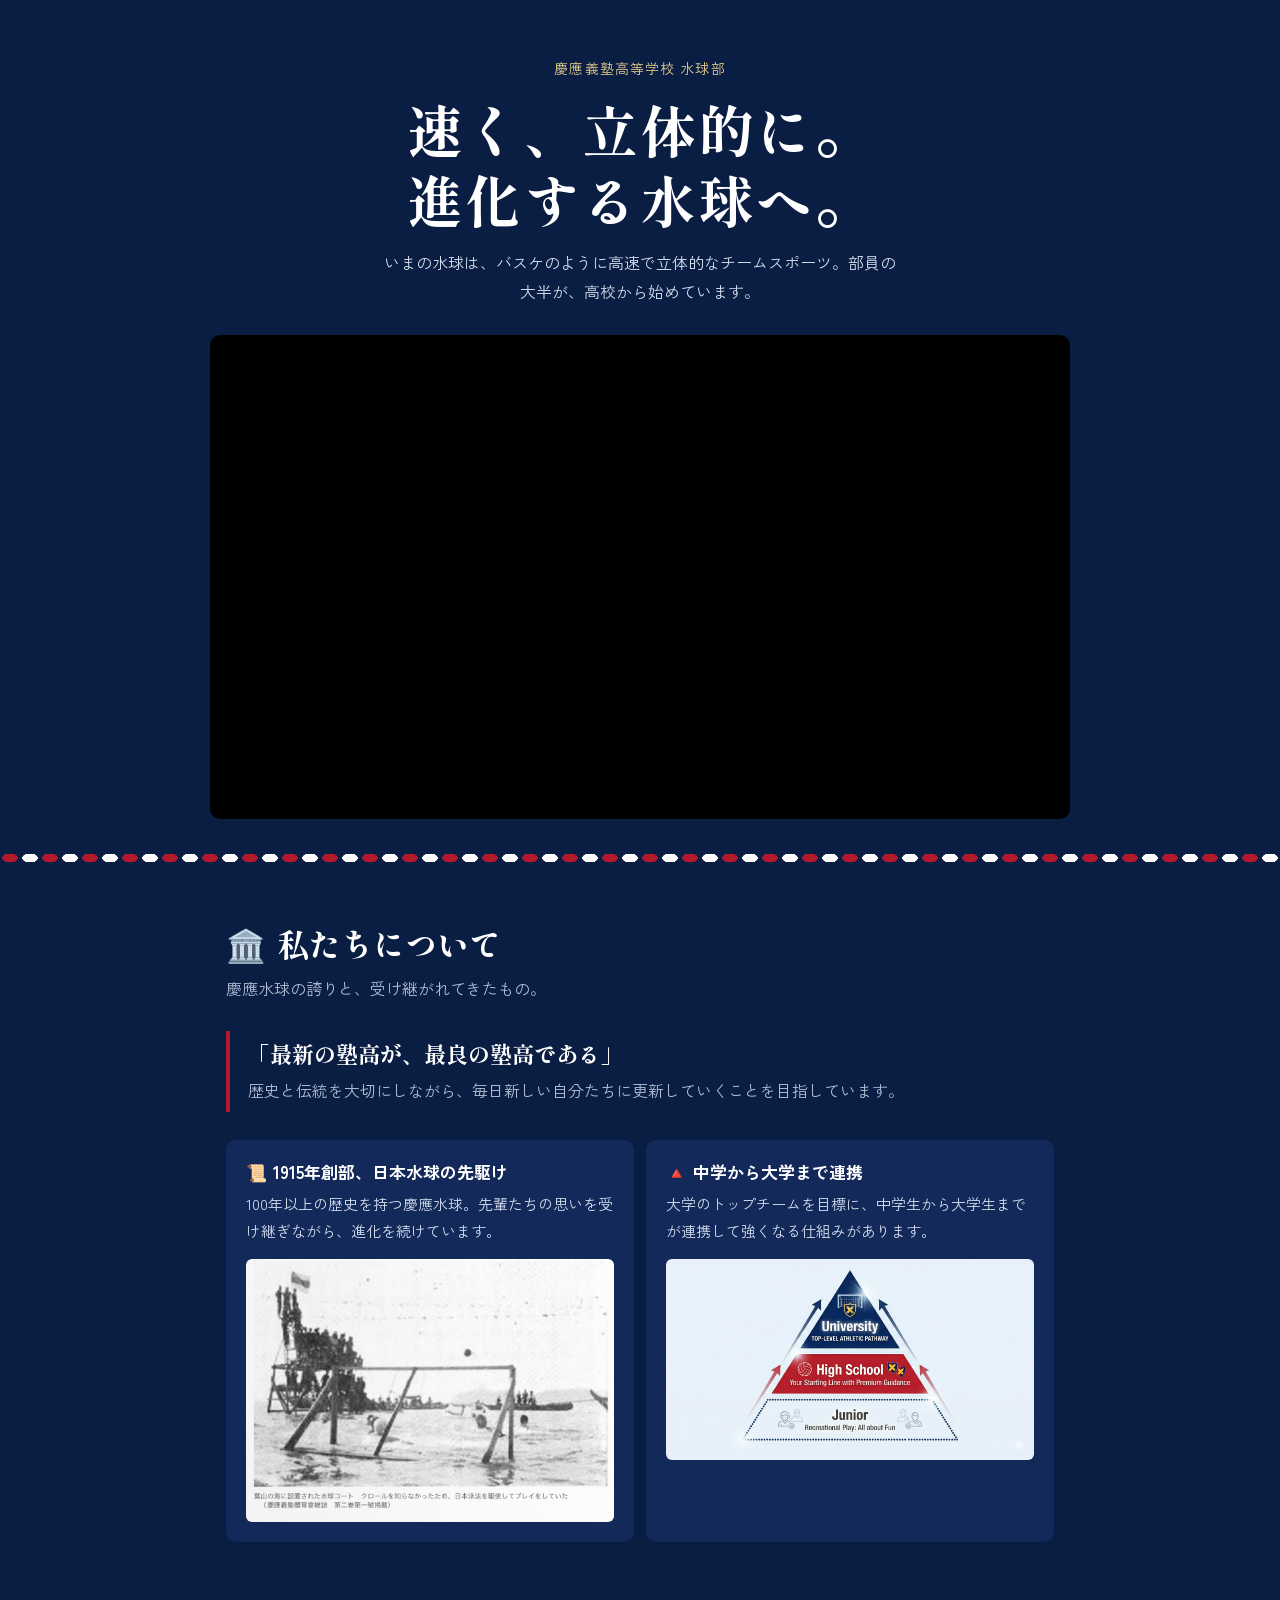
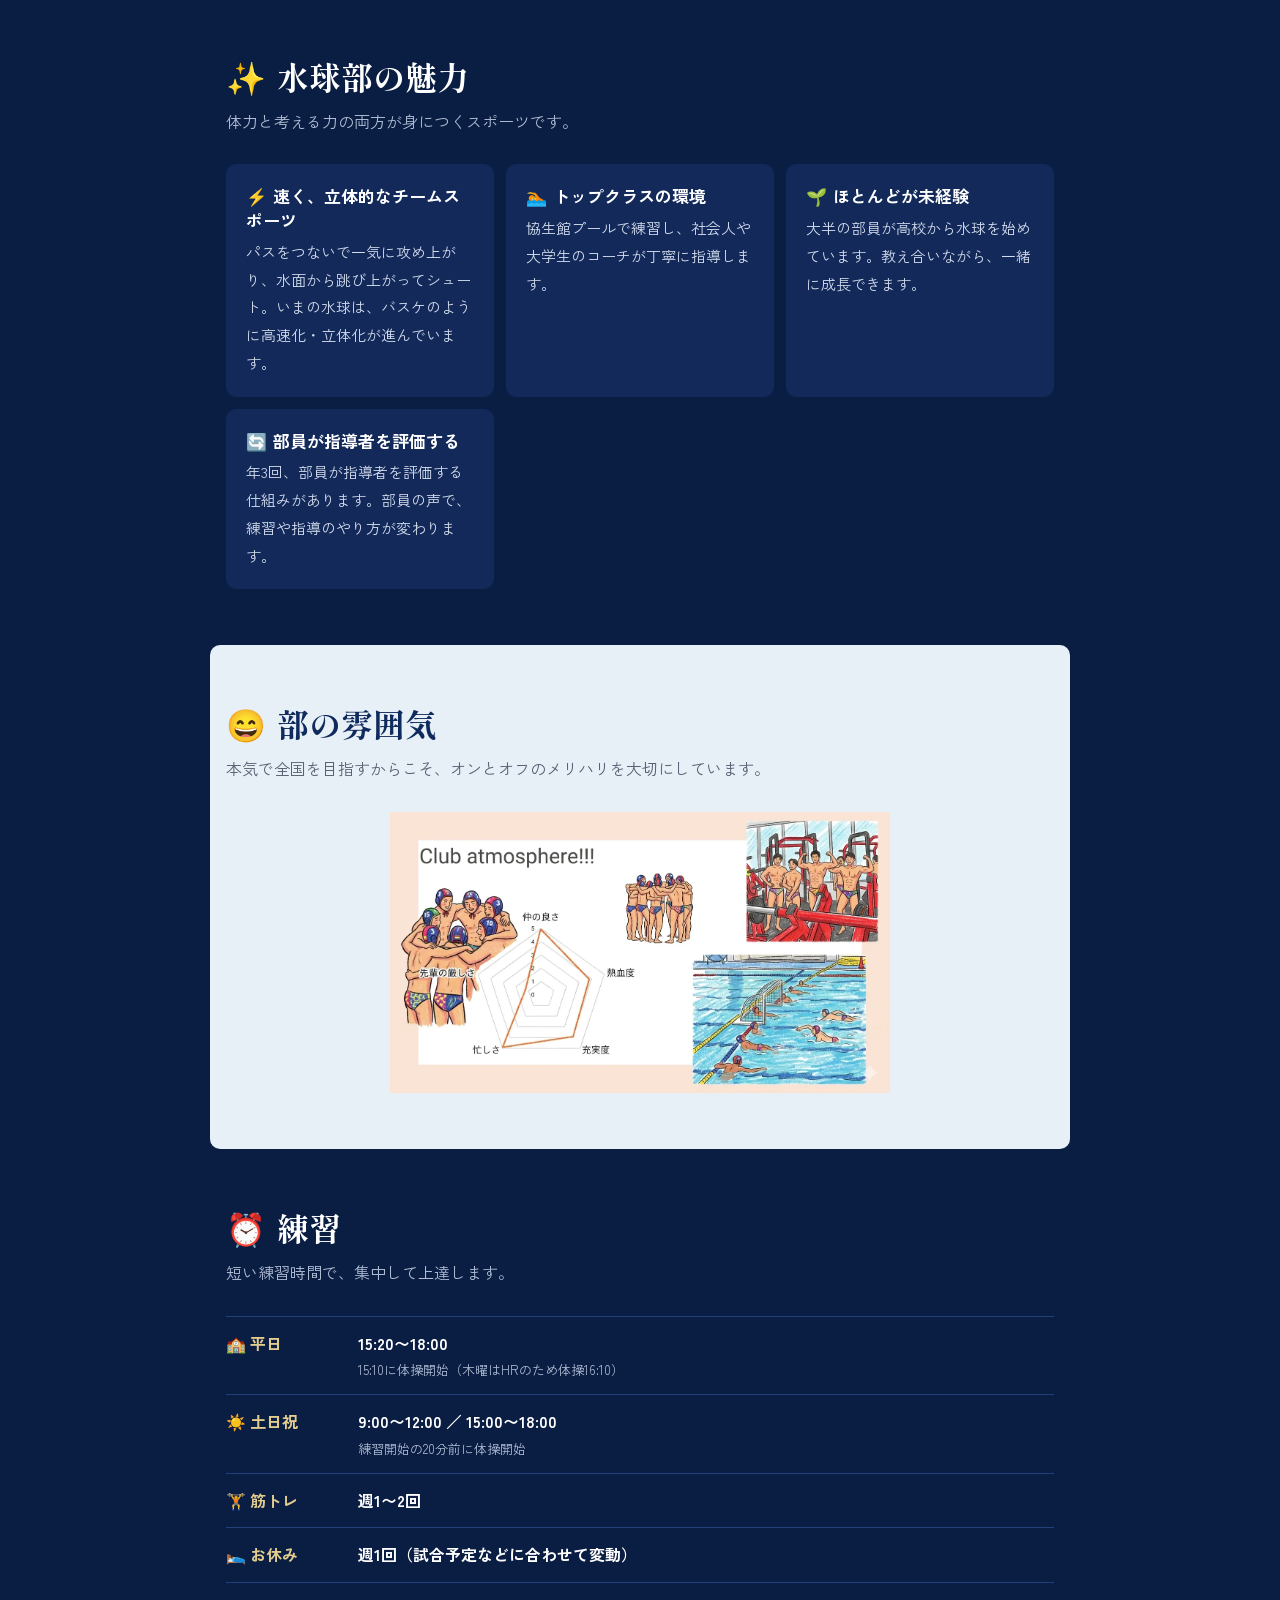
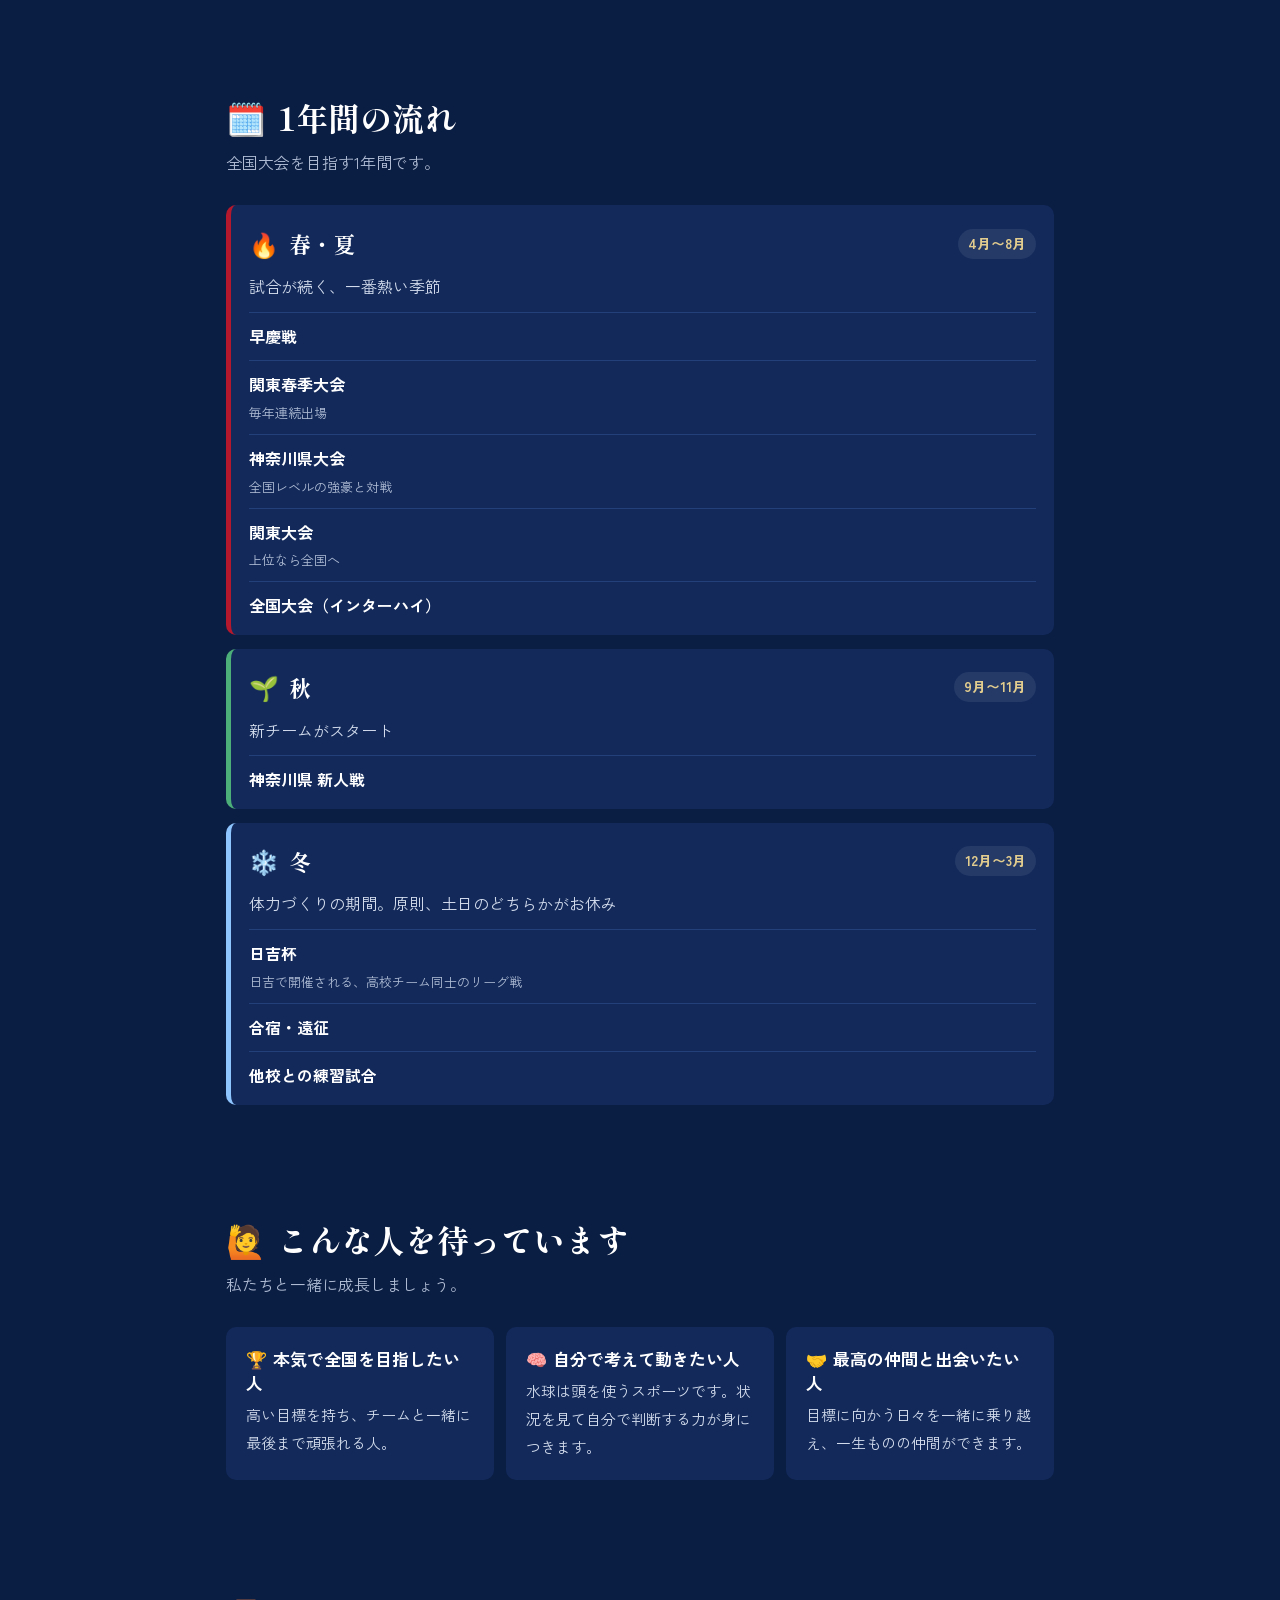
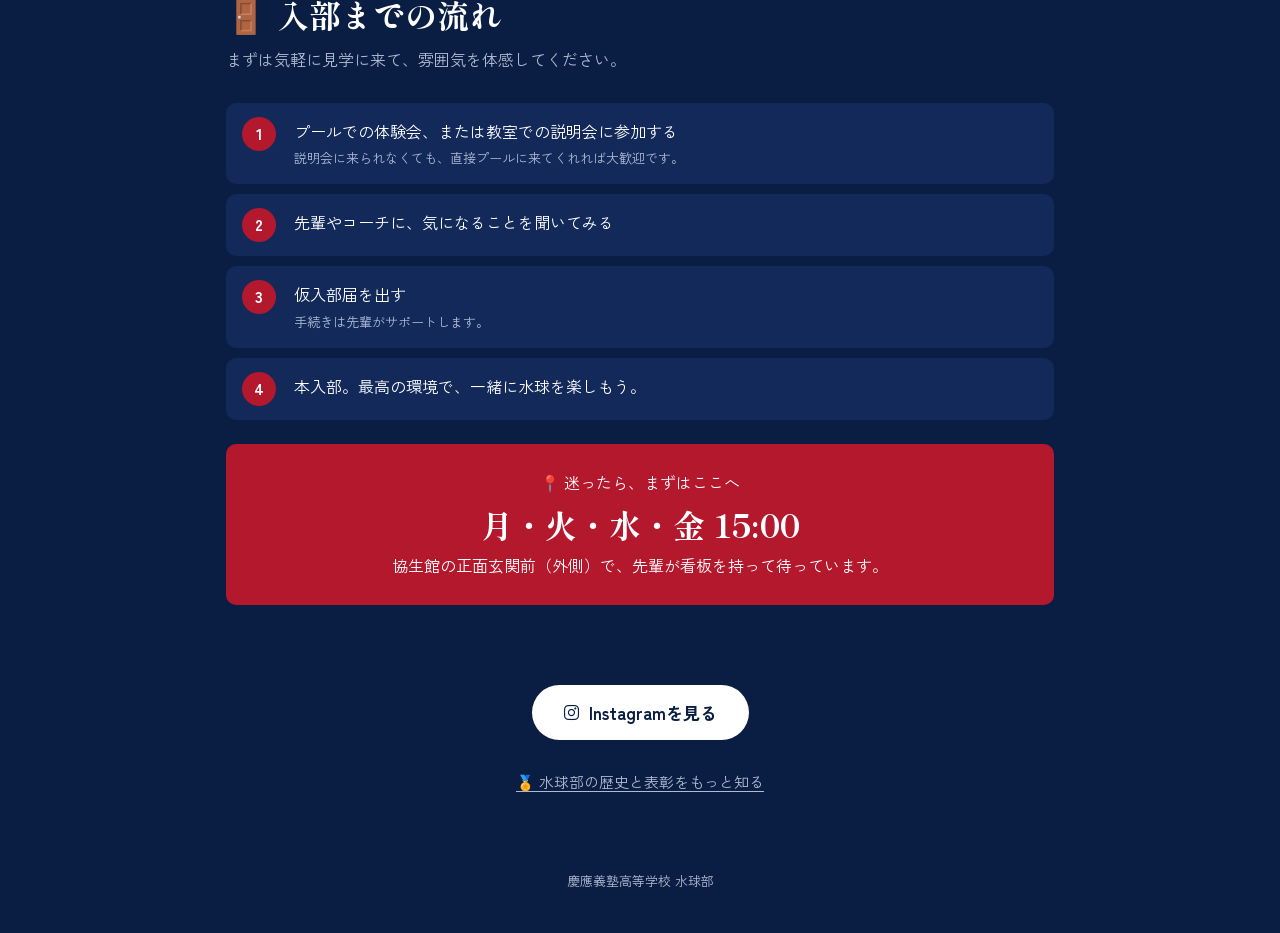
<file: index.html>
<!doctype html>
<html lang="ja">
<head>
  <meta charset="utf-8">
  <meta name="viewport" content="width=device-width, initial-scale=1">
  <title>慶應義塾高等学校 水球部</title>
  <meta http-equiv="refresh" content="0; url=/welcome/">
  <link rel="canonical" href="/welcome/">
</head>
<body>
  <p><a href="/welcome/">慶應義塾高等学校 水球部 新入生向けページへ</a></p>
</body>
</html>
</file>
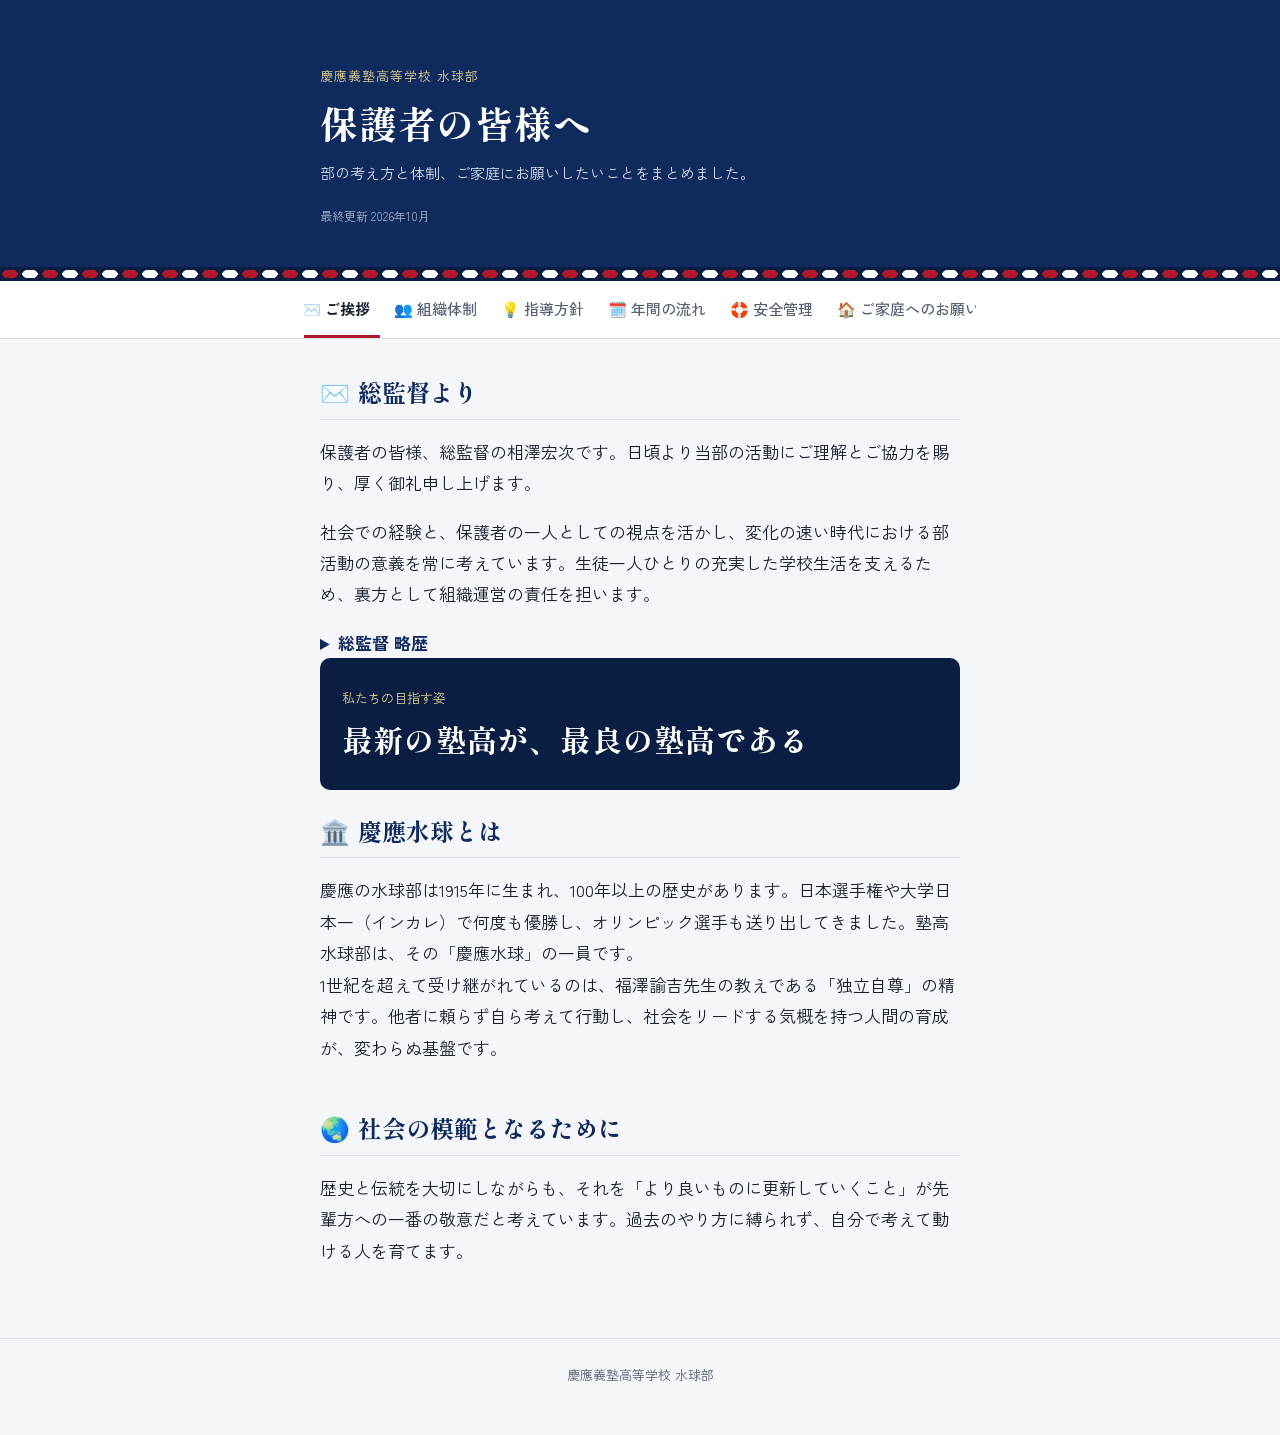
<file: guardian/index.html>
<!doctype html>
<html lang="ja">
<head>
  <meta charset="utf-8">
  <meta name="viewport" content="width=device-width, initial-scale=1">
  <meta name="robots" content="noindex, nofollow">
  <meta name="theme-color" content="#0F2A5C">
  <title>保護者の皆様へ｜慶應義塾高等学校 水球部</title>
  <meta name="description" content="慶應義塾高等学校水球部の保護者向けご案内。総監督メッセージ、組織体制、指導方針、年間の流れ、安全管理、ご家庭との連携。">
  <link rel="preconnect" href="https://fonts.googleapis.com">
  <link rel="preconnect" href="https://fonts.gstatic.com" crossorigin>
  <link rel="stylesheet" href="https://fonts.googleapis.com/css2?family=Shippori+Mincho+B1:wght@600;800&family=Zen+Kaku+Gothic+New:wght@400;500;700&display=swap">
  <link rel="stylesheet" href="https://cdnjs.cloudflare.com/ajax/libs/font-awesome/6.4.0/css/all.min.css">
  <link rel="stylesheet" href="/assets/site.css">
  <script src="/assets/canon.js" defer></script>
  <script src="/assets/app.js" defer></script>
  <style>
    /* 保護者向けは文字をひと回り大きく */
    .theme-doc.guardian { font-size: 17px; }
  </style>
</head>
<body class="theme-doc guardian">

<!-- 保護者向けご案内。共通の事実は assets/canon.js の「plain（平易版）」から差し込まれます。 -->

<header class="doc-header">
  <div class="doc-header-inner">
    <p class="doc-club" data-c="club.name">慶應義塾高等学校 水球部</p>
    <h1 class="doc-title">保護者の皆様へ</h1>
    <p class="doc-lead">部の考え方と体制、ご家庭にお願いしたいことをまとめました。</p>
    <p class="doc-meta">最終更新 <span data-updated></span></p>
  </div>
</header>
<div class="lane-rope" aria-hidden="true"></div>

<div class="tabs-wrap">
  <nav class="tabs" role="tablist" aria-label="ページ内の章">
    <button role="tab" id="t-greeting" aria-controls="greeting">✉️ ご挨拶</button>
    <button role="tab" id="t-org" aria-controls="org">👥 組織体制</button>
    <button role="tab" id="t-policy" aria-controls="policy">💡 指導方針</button>
    <button role="tab" id="t-schedule" aria-controls="schedule">🗓️ 年間の流れ</button>
    <button role="tab" id="t-safety" aria-controls="safety">🛟 安全管理</button>
    <button role="tab" id="t-family" aria-controls="family">🏠 ご家庭へのお願い</button>
  </nav>
</div>

<main class="doc-main">

  <!-- ========== ご挨拶 ========== -->
  <div class="panel" id="greeting" role="tabpanel" aria-labelledby="t-greeting">
    <section>
      <h2><span class="em" aria-hidden="true">✉️</span>総監督より</h2>
      <p>保護者の皆様、総監督の相澤宏次です。日頃より当部の活動にご理解とご協力を賜り、厚く御礼申し上げます。</p>
      <p>社会での経験と、保護者の一人としての視点を活かし、変化の速い時代における部活動の意義を常に考えています。生徒一人ひとりの充実した学校生活を支えるため、裏方として組織運営の責任を担います。</p>
      <details class="profile">
        <summary>総監督 略歴</summary>
        <dl>
          <dt>競技歴</dt>
          <dd>小学生より水球を始め、20年以上の競技歴。慶應義塾高校・大学 水球部出身。南アフリカ 水球リーグ（Div2）参戦。慶應義塾高校水球部コーチを経て、2026年より総監督。</dd>
          <dt>経歴</dt>
          <dd>トヨタ自動車株式会社、Toyota South Africa Motors (Pty) Ltd、ベイカレント・コンサルティングを経て、PwCコンサルティング マネージャー。MBA（経営学修士）。</dd>
        </dl>
      </details>
    </section>

    <div class="vision">
      <p class="vision-label">私たちの目指す姿</p>
      <p class="vision-text" data-c="vision.main"></p>
    </div>

    <section>
      <h2><span class="em" aria-hidden="true">🏛️</span>慶應水球とは</h2>
      <div data-render="about" data-v="plain"></div>
      <p data-c="club.spirit"></p>
    </section>
    <section>
      <h2><span class="em" aria-hidden="true">🌏</span>社会の模範となるために</h2>
      <div data-render="vision-body" data-v="plain"></div>
    </section>
  </div>

  <!-- ========== 組織体制 ========== -->
  <div class="panel" id="org" role="tabpanel" aria-labelledby="t-org" hidden>
    <section>
      <h2><span class="em" aria-hidden="true">📝</span>責任ある組織運営</h2>
      <p>教員の負担に過度に依存する従来の部活動のあり方を見直しています。<span data-c="contract"></span></p>
    </section>
    <section>
      <h2><span class="em" aria-hidden="true">🔻</span>指導陣の役割</h2>
      <div data-render="layers"></div>
      <h3>👥 役職ごとの役割</h3>
      <div data-render="roles" data-v="plain" data-director></div>
    </section>
    <section>
      <h2><span class="em" aria-hidden="true">🌱</span>すべての生徒に公平な成長機会を</h2>
      <p>担任・副担任制を導入している一番の理由は、すべての生徒が平等に成長できる環境を整えるためです。</p>
      <p>部活動では、一部の選手に指導が偏り、サポートにばらつきが生じがちです。競技レベルに関わらず、すべての生徒の成長には同じ価値があります。一人ひとりがやりがいを感じ、着実に上達できるよう、組織として担任制を導入しています。</p>
    </section>
  </div>

  <!-- ========== 指導方針 ========== -->
  <div class="panel" id="policy" role="tabpanel" aria-labelledby="t-policy" hidden>
    <section>
      <h2><span class="em" aria-hidden="true">💪</span>社会で役立つ力</h2>
      <p>私たちは、競技力の向上だけを目指しているわけではありません。水球という環境で「自ら考え、困難を乗り越える」経験は、将来どのような場所でも活躍するための大きな力になると考えています。</p>
    </section>
    <section>
      <h2><span class="em" aria-hidden="true">🧰</span>生徒に伝える3つの基準</h2>
      <p>精神論に頼るのではなく、生徒が自ら考えて行動できるよう、次の「目標」と「道筋」を明確に共有しています。</p>
      <div data-render="tools3" data-v="plain"></div>
    </section>
    <section>
      <h2><span class="em" aria-hidden="true">⚖️</span>指導陣の姿勢</h2>
      <div data-render="stance"></div>
    </section>
    <section>
      <h2><span class="em" aria-hidden="true">🔄</span>生徒の声で指導を見直す</h2>
      <div data-render="eval360" data-v="plain"></div>
      <div data-render="diary" data-v="plain"></div>
    </section>
  </div>

  <!-- ========== 年間の流れ ========== -->
  <div class="panel" id="schedule" role="tabpanel" aria-labelledby="t-schedule" hidden>
    <section>
      <h2><span class="em" aria-hidden="true">⏰</span>練習時間</h2>
      <div data-render="practice"></div>
    </section>
    <section>
      <h2><span class="em" aria-hidden="true">🗓️</span>1年間の流れ</h2>
      <p class="small">区切りは目安で、大会の結果によって前後します。</p>
      <div data-render="seasons" data-v="plain"></div>
    </section>
    <section>
      <h2><span class="em" aria-hidden="true">🔥</span>成長を促す競争と評価</h2>
      <p>チームの目標を高く設定する過程で練習が厳しくなり、一時的に士気が下がる生徒が出る時期があります。生徒が自ら成長するには、現状に満足させない「適度な競争」と、挑戦や思いやりのある行動を認める「多面的な評価」の両方が欠かせません。指導陣は生徒の状況を見ながら、次の仕組みを運用しています。</p>
      <h3>⚔️ 独自リーグ戦</h3>
      <p>専用のシステムを使い、練習試合にもランキングの要素を取り入れて、本番に近い緊張感の中で経験を積ませます。</p>
      <h3>🏅 表彰制度</h3>
      <div data-render="awards" data-v="plain"></div>
    </section>
  </div>

  <!-- ========== 安全管理 ========== -->
  <div class="panel" id="safety" role="tabpanel" aria-labelledby="t-safety" hidden>
    <section>
      <h2><span class="em" aria-hidden="true">🚑</span>けがや体調不良が起きたとき</h2>
      <div data-render="safety-guardian"></div>
      <p data-c="safety.responsible"></p>
    </section>
    <section>
      <h2><span class="em" aria-hidden="true">🛟</span>日常の安全対策</h2>
      <ul class="bullets">
        <li>プールサイドでは走らない・ふざけない・ボール以外を投げない、を徹底しています。</li>
        <li>練習前のミーティングで当日の流れを確認し、器具を事前に点検しています。</li>
        <li>事故が起きた場合は関係者全員で原因を確認し、保護者の皆様へ結果をご報告したうえで、再発防止策を講じます。</li>
      </ul>
    </section>
  </div>

  <!-- ========== ご家庭へのお願い ========== -->
  <div class="panel" id="family" role="tabpanel" aria-labelledby="t-family" hidden>
    <section>
      <h2><span class="em" aria-hidden="true">🏠</span>安心できる居場所として</h2>
      <p>水球を通じて、生徒たちは心身ともに大きく成長し、それに伴う悩みも経験します。壁にぶつかり、もがく時期も必ず訪れます。そんなとき、ご家庭が最も安心できる「居場所」であってくださることが、指導陣にとっても何よりの支えです。</p>
      <h3>🍚 健康面でのサポート</h3>
      <p>厳しい練習を乗り切るには、ご家庭での食事や十分な休息が欠かせません。健康面・栄養面からお子様を支えていただけますと幸いです。</p>
      <h3>⏳ 温かく見守るサポート</h3>
      <p>すぐに手を差し伸べたくなる瞬間もあるかと存じます。私たちも同じです。生徒が自力で困難を乗り越え、たくましく成長するのを共に「待つ勇気」を持ち、温かく見守っていただければと願っております。</p>
    </section>
    <section>
      <h2><span class="em" aria-hidden="true">🤝</span>保護者の皆様との連携</h2>
      <p>生徒の自律を促すうえで、ご家庭で見守っていただきたいことと、すぐに指導陣と連携すべきことの目安です。</p>
      <h3>👀 ご家庭で見守っていただきたいこと</h3>
      <ul class="bullets">
        <li>試合の敗北による落ち込み</li>
        <li>一時的な士気やモチベーションの低下</li>
        <li>メンバー発表後の当落による感情の波</li>
      </ul>
      <p class="small">これらは、生徒自身が乗り越えることで学ぶ成長の機会と捉えています。</p>
      <div class="line-box">
        <h3>📞 指導陣へご相談いただきたいこと</h3>
        <ul class="bullets">
          <li>長期にわたる深刻な無気力状態</li>
          <li>食欲不振や睡眠障害など、心の不調の兆候</li>
          <li>重大な怪我や事故</li>
        </ul>
        <p>これらは指導陣全体で速やかに対応し、生徒の安全を確保します。少しでも異変を感じられた際は、ご家庭だけで抱え込まず、遠慮なく直接ご相談ください。</p>
      </div>
    </section>
  </div>

</main>

<footer class="doc-footer">
  <p data-c="club.name">慶應義塾高等学校 水球部</p>
</footer>

<noscript><p style="padding:16px;text-align:center">このページの表示にはJavaScriptが必要です。</p></noscript>
</body>
</html>
</file>
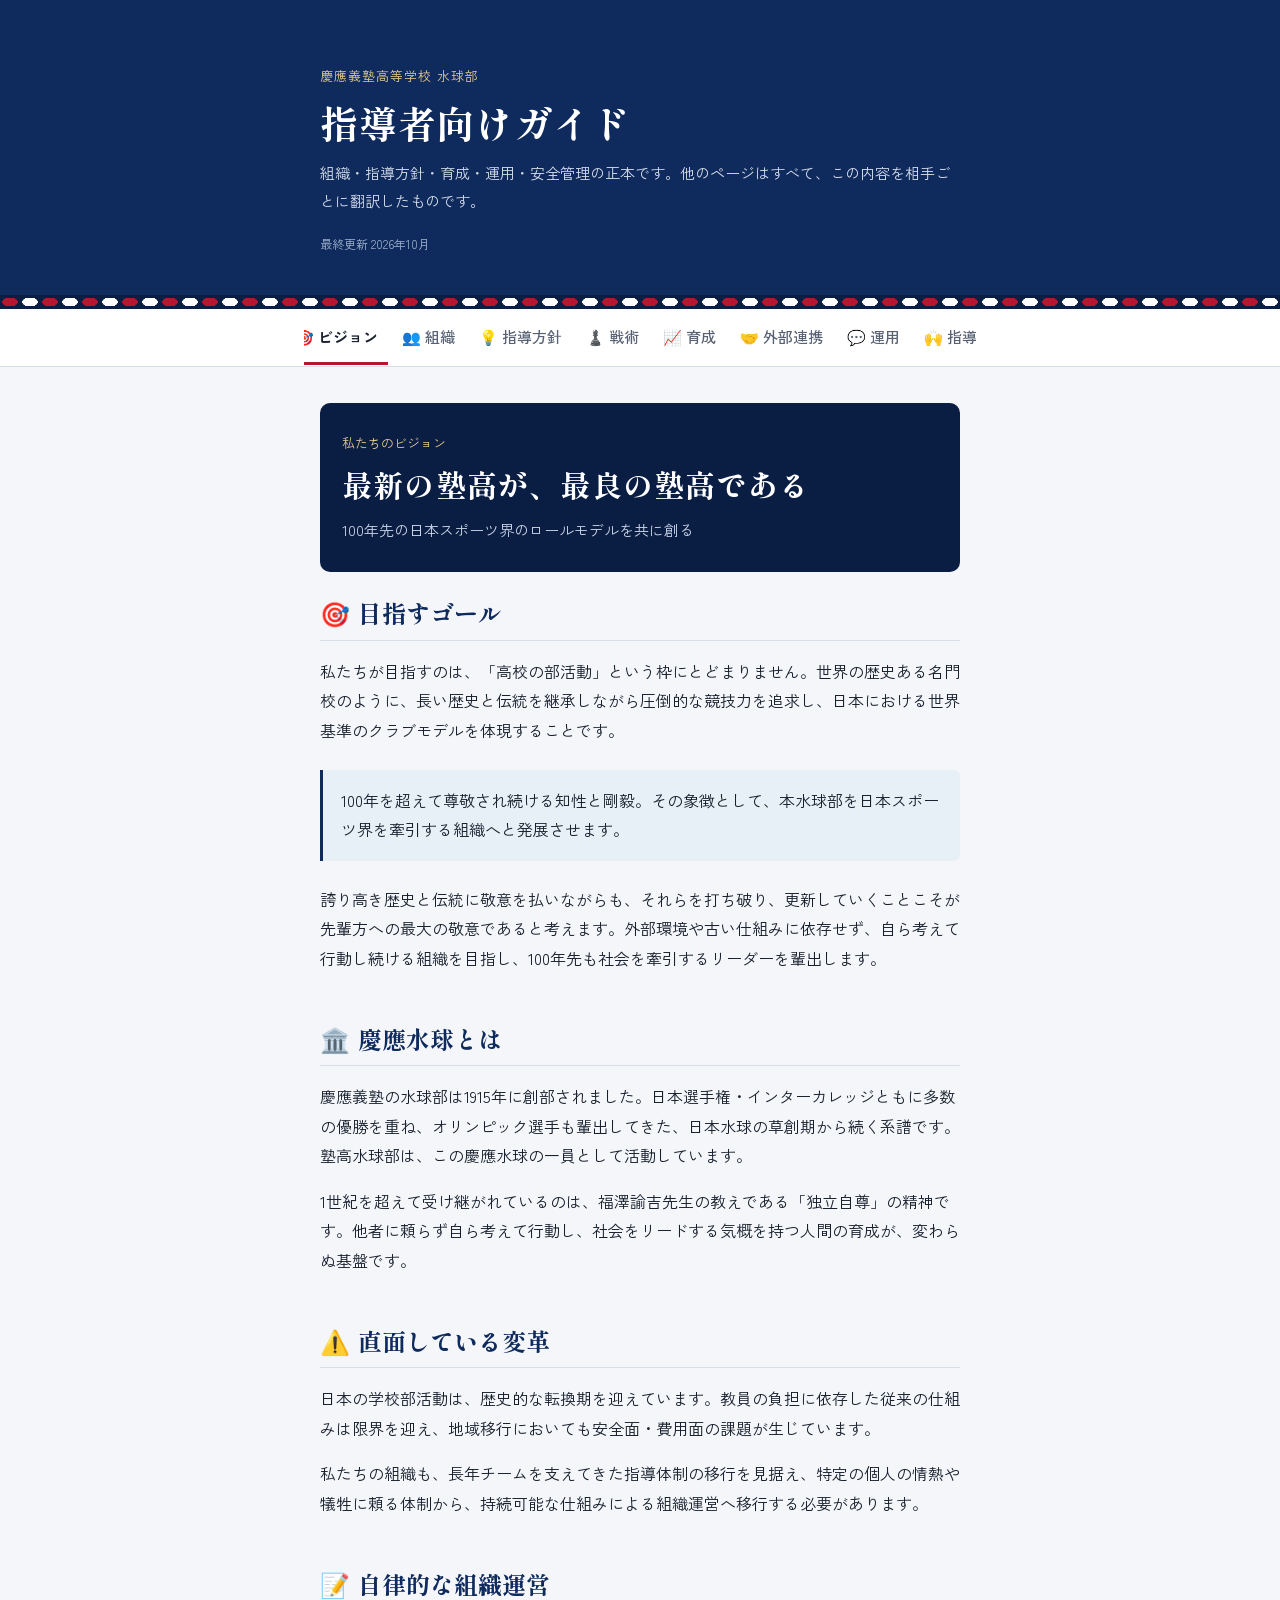
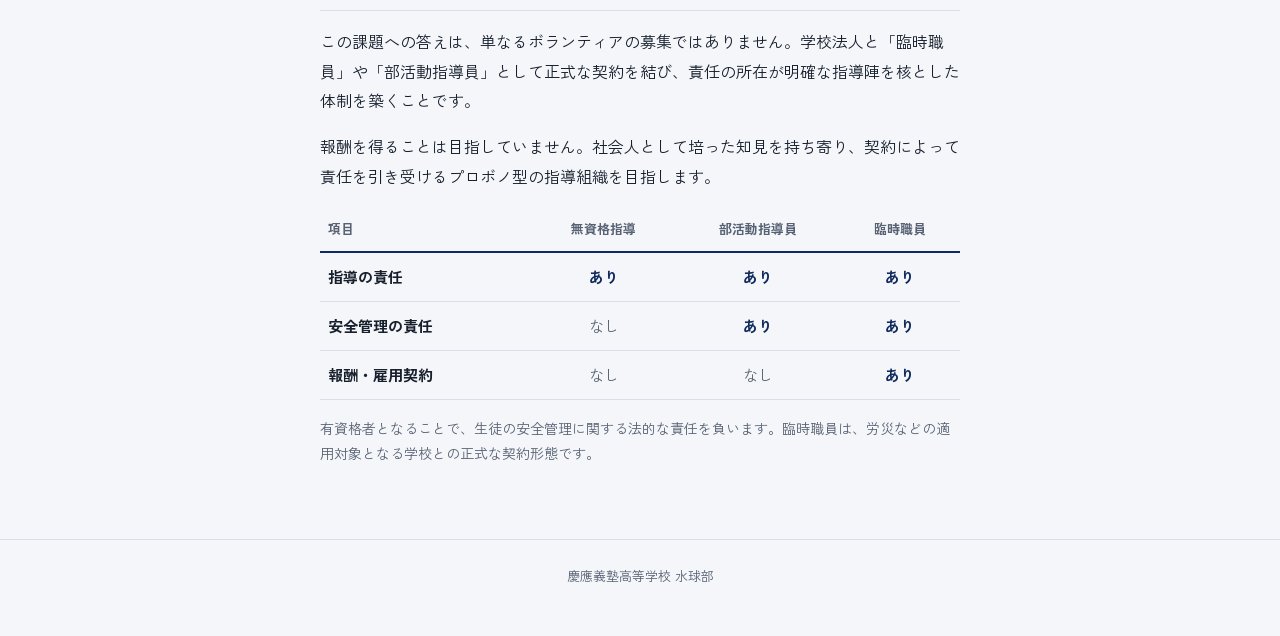
<file: internal/index.html>
<!doctype html>
<html lang="ja">
<head>
  <meta charset="utf-8">
  <meta name="viewport" content="width=device-width, initial-scale=1">
  <meta name="robots" content="noindex, nofollow">
  <meta name="theme-color" content="#0F2A5C">
  <title>指導者向けガイド｜慶應義塾高等学校 水球部</title>
  <meta name="description" content="慶應義塾高等学校水球部の指導陣向けガイド。組織・指導方針・育成プログラム・運用・安全管理の正本。">
  <link rel="preconnect" href="https://fonts.googleapis.com">
  <link rel="preconnect" href="https://fonts.gstatic.com" crossorigin>
  <link rel="stylesheet" href="https://fonts.googleapis.com/css2?family=Shippori+Mincho+B1:wght@600;800&family=Zen+Kaku+Gothic+New:wght@400;500;700&display=swap">
  <link rel="stylesheet" href="https://cdnjs.cloudflare.com/ajax/libs/font-awesome/6.4.0/css/all.min.css">
  <link rel="stylesheet" href="/assets/site.css">
  <script src="/assets/canon.js" defer></script>
  <script src="/assets/app.js" defer></script>
</head>
<body class="theme-doc">

<!-- ======================================================================
     指導者向けガイド ＝ 正本
     共通の事実は assets/canon.js にあり、このページはそれを全量表示します。
     このページにしかない内容（育成ロードマップ・運用フロー・採用）は、
     このファイルに直接書いています。
     ====================================================================== -->

<header class="doc-header">
  <div class="doc-header-inner">
    <p class="doc-club" data-c="club.name">慶應義塾高等学校 水球部</p>
    <h1 class="doc-title">指導者向けガイド</h1>
    <p class="doc-lead">組織・指導方針・育成・運用・安全管理の正本です。他のページはすべて、この内容を相手ごとに翻訳したものです。</p>
    <p class="doc-meta">最終更新 <span data-updated></span></p>
  </div>
</header>
<div class="lane-rope" aria-hidden="true"></div>

<div class="tabs-wrap">
  <nav class="tabs" role="tablist" aria-label="ページ内の章">
    <button role="tab" id="t-home" aria-controls="home">🎯 ビジョン</button>
    <button role="tab" id="t-org" aria-controls="org">👥 組織</button>
    <button role="tab" id="t-policy" aria-controls="policy">💡 指導方針</button>
    <button role="tab" id="t-tactics" aria-controls="tactics">♟️ 戦術</button>
    <button role="tab" id="t-program" aria-controls="program">📈 育成</button>
    <button role="tab" id="t-network" aria-controls="network">🤝 外部連携</button>
    <button role="tab" id="t-ops" aria-controls="ops">💬 運用</button>
    <button role="tab" id="t-recruit" aria-controls="recruit">🙌 指導者募集</button>
    <button role="tab" id="t-safety" aria-controls="safety">🚑 安全</button>
  </nav>
</div>

<main class="doc-main">

  <!-- ========== ビジョン ========== -->
  <div class="panel" id="home" role="tabpanel" aria-labelledby="t-home">
    <div class="vision">
      <p class="vision-label">私たちのビジョン</p>
      <p class="vision-text" data-c="vision.main"></p>
      <p class="vision-sub" data-c="vision.sub"></p>
    </div>

    <section>
      <h2><span class="em" aria-hidden="true">🎯</span>目指すゴール</h2>
      <p>私たちが目指すのは、「高校の部活動」という枠にとどまりません。世界の歴史ある名門校のように、長い歴史と伝統を継承しながら圧倒的な競技力を追求し、日本における世界基準のクラブモデルを体現することです。</p>
      <div class="note"><p>100年を超えて尊敬され続ける知性と剛毅。その象徴として、本水球部を日本スポーツ界を牽引する組織へと発展させます。</p></div>
      <div data-render="vision-body"></div>
    </section>

    <section>
      <h2><span class="em" aria-hidden="true">🏛️</span>慶應水球とは</h2>
      <div data-render="about"></div>
    </section>

    <section>
      <h2><span class="em" aria-hidden="true">⚠️</span>直面している変革</h2>
      <p>日本の学校部活動は、歴史的な転換期を迎えています。教員の負担に依存した従来の仕組みは限界を迎え、地域移行においても安全面・費用面の課題が生じています。</p>
      <p>私たちの組織も、長年チームを支えてきた指導体制の移行を見据え、特定の個人の情熱や犠牲に頼る体制から、持続可能な仕組みによる組織運営へ移行する必要があります。</p>
    </section>

    <section>
      <h2><span class="em" aria-hidden="true">📝</span>自律的な組織運営</h2>
      <p>この課題への答えは、単なるボランティアの募集ではありません。学校法人と「臨時職員」や「部活動指導員」として正式な契約を結び、責任の所在が明確な指導陣を核とした体制を築くことです。</p>
      <p>報酬を得ることは目指していません。社会人として培った知見を持ち寄り、契約によって責任を引き受けるプロボノ型の指導組織を目指します。</p>

      <div class="table-wrap">
        <table>
          <caption class="visually-hidden">指導形態ごとの責任と契約</caption>
          <thead>
            <tr><th scope="col">項目</th><th scope="col" class="c">無資格指導</th><th scope="col" class="c">部活動指導員</th><th scope="col" class="c">臨時職員</th></tr>
          </thead>
          <tbody>
            <tr><th scope="row">指導の責任</th><td class="c yes">あり</td><td class="c yes">あり</td><td class="c yes">あり</td></tr>
            <tr><th scope="row">安全管理の責任</th><td class="c no">なし</td><td class="c yes">あり</td><td class="c yes">あり</td></tr>
            <tr><th scope="row">報酬・雇用契約</th><td class="c no">なし</td><td class="c no">なし</td><td class="c yes">あり</td></tr>
          </tbody>
        </table>
      </div>
      <p class="small">有資格者となることで、生徒の安全管理に関する法的な責任を負います。臨時職員は、労災などの適用対象となる学校との正式な契約形態です。</p>
    </section>
  </div>

  <!-- ========== 組織 ========== -->
  <div class="panel" id="org" role="tabpanel" aria-labelledby="t-org" hidden>
    <section>
      <h2><span class="em" aria-hidden="true">🔻</span>逆ピラミッド型の組織</h2>
      <p>現場に近い役職ほど上に置き、総監督は一番下で全体を支えます。</p>
      <div data-render="layers"></div>
      <p class="small" data-c="contract"></p>
    </section>

    <section>
      <h2><span class="em" aria-hidden="true">👥</span>指導陣の役割と任期</h2>
      <div data-render="roles" data-term data-director></div>
    </section>

    <section>
      <h2><span class="em" aria-hidden="true">🔴</span>チーム編成と指揮体制</h2>
      <p>チームは、REDとBLUEの2つで編成します。</p>
      <div data-render="teams"></div>
    </section>

    <section>
      <h2><span class="em" aria-hidden="true">🤝</span>協生会（OB支援組織）</h2>
      <div data-render="kyoseikai"></div>
      <p class="small">現場の環境を維持・向上させるため、関係者の皆様にご支援をお願いしています。</p>
    </section>
  </div>

  <!-- ========== 指導方針 ========== -->
  <div class="panel" id="policy" role="tabpanel" aria-labelledby="t-policy" hidden>
    <section>
      <h2><span class="em" aria-hidden="true">💡</span>指導陣が共有する哲学</h2>

      <h3>🏔️ 第5水準のリーダーシップ</h3>
      <p>特定の個人のカリスマ性に依存するのではなく、組織を持続させる「第5水準のリーダーシップ」を意識して行動します。</p>
      <dl class="roles">
        <div class="role level-5"><dt>🏔️ 第5水準</dt><dd><strong>目指す姿。</strong>個人のエゴを抑え、「組織の持続的な発展と選手の成長」に強い情熱と謙虚さを持つ。</dd></div>
        <div class="role"><dt>第4水準</dt><dd>有能なリーダー。明確なビジョンを示し、高い基準を追求する。カリスマに依存すると、離任時に組織が不安定になるリスクがある。</dd></div>
        <div class="role"><dt>第3水準</dt><dd>有能な管理者。人と資源を組織化し、目標を追求する。</dd></div>
        <div class="role"><dt>第2水準</dt><dd>貢献するチームメンバー。チームの目標達成のために協力する。</dd></div>
        <div class="role"><dt>第1水準</dt><dd>有能な個人。個人の才能と知識で組織に貢献する。</dd></div>
      </dl>

      <h3>🧩 答えを与えるだけでなく、仕組みを創る</h3>
      <p>都度答えを教えるのではなく、指導陣が不在でも自ら考えて行動できる「仕組みと文化」を構築することが、指導陣の重要な役割です。</p>

      <h3>⚖️ 二項対立を避け、高い次元で両立する</h3>
      <p>「AかBか」ではなく「AとBの両方をどう達成するか」を追求します。「短時間練習か、勝つか」ではなく「短時間練習で、勝つ」。「学業と部活」「自主性と規律」など、相反するように見える要素を工夫によって両立させます。</p>
    </section>

    <section>
      <h2><span class="em" aria-hidden="true">🧭</span>3つの心構え</h2>
      <p>部員と指導陣に共通する基盤です。学生向けガイドにも同じ内容を載せています。</p>
      <div data-render="attitudes"></div>
    </section>

    <section>
      <h2><span class="em" aria-hidden="true">🧰</span>学生に渡す3つのツール</h2>
      <p>感情論ではなく、次の3つのツールを論理的に学生へ提供します。</p>
      <div data-render="tools3"></div>
    </section>

    <section>
      <h2><span class="em" aria-hidden="true">⚖️</span>指導陣のスタンス</h2>
      <div data-render="stance"></div>
    </section>

    <section>
      <h2><span class="em" aria-hidden="true">🔄</span>指導体制の改善</h2>
      <p>部員の声を、2つの仕組みで指導に還元します。</p>
      <div data-render="eval360"></div>
      <div data-render="diary"></div>
    </section>
  </div>

  <!-- ========== 戦術 ========== -->
  <div class="panel" id="tactics" role="tabpanel" aria-labelledby="t-tactics" hidden>
    <section>
      <h2><span class="em" aria-hidden="true">♟️</span>戦術とシステム</h2>
      <div data-render="tactics"></div>
    </section>
  </div>

  <!-- ========== 育成 ========== -->
  <div class="panel" id="program" role="tabpanel" aria-labelledby="t-program" hidden>
    <section>
      <h2><span class="em" aria-hidden="true">📈</span>なぜ緻密な設計が必要か</h2>
      <p>部員が自律的に成長し続けるには、一時的なモチベーションだけでなく、適切な時期に適切な「目標（刺激）」と「役割」を与える仕組みが欠かせません。入部直後は誰もが成長を実感しますが、やがて直面する「鈍化の壁」をどう越えるかが鍵になります。</p>

      <figure class="growth">
        <svg viewBox="0 0 400 210" role="img" aria-labelledby="growth-title">
          <title id="growth-title">成長曲線：適切な刺激と役割があると伸び続け、ないと中期以降に鈍化する</title>
          <line x1="20" y1="180" x2="390" y2="180" stroke="currentColor" stroke-opacity=".25"/>
          <line x1="20" y1="180" x2="20" y2="10" stroke="currentColor" stroke-opacity=".25"/>
          <path d="M20 180 Q100 160 170 130 T320 60 T390 18" fill="none" stroke="#B4182D" stroke-width="4" stroke-linecap="round"/>
          <path d="M20 180 Q100 160 170 150 L340 146 L390 138" fill="none" stroke="currentColor" stroke-opacity=".45" stroke-width="3" stroke-dasharray="5 5" stroke-linecap="round"/>
          <g font-size="12" font-weight="700" fill="currentColor" text-anchor="middle">
            <circle cx="80" cy="163" r="11" fill="#0F2A5C"/><text x="80" y="167" fill="#fff">1</text>
            <circle cx="190" cy="124" r="11" fill="#0F2A5C"/><text x="190" y="128" fill="#fff">2</text>
            <circle cx="340" cy="48" r="11" fill="#0F2A5C"/><text x="340" y="52" fill="#fff">3</text>
          </g>
          <g font-size="11" fill="currentColor" fill-opacity=".7" text-anchor="middle">
            <text x="80" y="200">入部直後</text><text x="205" y="200">中期</text><text x="340" y="200">後期</text>
          </g>
          <g font-size="11" font-weight="700">
            <text x="300" y="95" fill="#B4182D">継続</text>
            <text x="300" y="166" fill="currentColor" fill-opacity=".6">鈍化</text>
          </g>
        </svg>
        <ul class="growth-legend">
          <li><b>1</b>入部直後。誰もが成長を実感できる時期。</li>
          <li><b>2</b>鈍化の壁。新しい目標と役割がないと、伸びが止まる分岐点。</li>
          <li><b>3</b>3年間を通じて、時期ごとの刺激と役割があれば右肩上がりを続けられる。</li>
        </ul>
      </figure>
      <p>この壁を越え、3年間を通じて成長を描くための設計図が、次の年間ロードマップです。</p>
    </section>

    <section>
      <h2><span class="em" aria-hidden="true">🗓️</span>年間ロードマップ</h2>
      <p class="small">1年間の育成サイクルと、各学年への期待値です。区切りは目安で、大会の結果によって前後します。</p>

      <div class="season-band"><strong data-c="seasons.0.name"></strong><span data-c="seasons.0.months"></span><p data-c="seasons.0.def"></p></div>
      <ol class="roadmap">
        <li class="month"><div class="month-head"><b>4月</b><span>新歓</span></div>
          <dl class="grades">
            <div><dt>1年生</dt><dd>まずは楽しければOK。チームの雰囲気を味わい、仲間とのつながりを作る。</dd></div>
            <div><dt>2年生</dt><dd>初めての「先輩」としての自覚。率先して動き、後輩に頼られる背中を見せる。</dd></div>
            <div><dt>3年生</dt><dd>最後の新歓。組織の魅力を全力で伝え、次世代を担う仲間を迎え入れる。</dd></div>
          </dl></li>
        <li class="month"><div class="month-head"><b>5月</b><span>合宿・部内選考会・方針説明会</span></div>
          <dl class="grades">
            <div><dt>1年生</dt><dd>合宿参加は可能な範囲で。方針を正しく理解し、まだ楽しく「先輩すげー」でOK。</dd></div>
            <div><dt>2年生</dt><dd>後輩をケアしつつ、選考会を通じてチーム内での自分の立ち位置をシビアに見極める。</dd></div>
            <div><dt>3年生</dt><dd>夏に向けた本気の姿勢をプレーと態度で示し、組織の方針を体現する存在になる。</dd></div>
          </dl></li>
        <li class="month"><div class="month-head"><b>6月</b><span>県大会・関東春季（REDチーム）</span></div>
          <dl class="grades">
            <div><dt>1年生</dt><dd>神工や強豪に打ちのめされても立ち向かう先輩を見て、自分の代でどうしたいかを考える。</dd></div>
            <div><dt>2年生</dt><dd>主力としてプレー、またはベンチから鼓舞し、来年は自分がチームを勝たせるという覚悟を持つ。</dd></div>
            <div><dt>3年生</dt><dd>これまでの集大成をぶつける。結果にこだわり、チーム全体をプレーで牽引する。</dd></div>
          </dl></li>
        <li class="month"><div class="month-head"><b>7〜8月</b><span>関東大会・インターハイ</span></div>
          <dl class="grades">
            <div><dt>1年生</dt><dd>3年生の最後の夏を間近で見て、勝つための執念とは何かを肌で知る。</dd></div>
            <div><dt>2年生</dt><dd>3年生の背中から「勝つための執念」を吸収し、新体制への強いモチベーションに変える。</dd></div>
            <div><dt>3年生</dt><dd>慶應水球部の代表として、3年間のすべての想いと力を出し尽くす。</dd></div>
          </dl></li>
        <li class="month"><div class="month-head"><b>終了後</b><span>シーズン振り返り・ビヨンドチャレンジ賞・代替わり式</span></div>
          <dl class="grades">
            <div><dt>1年生</dt><dd>自分の代が近づくこと、自分がメンバーに入ることを意識する。</dd></div>
            <div><dt>2年生</dt><dd>いよいよ新体制の主役へ。チームを牽引するプレッシャーと責任を引き受ける覚悟を決める。</dd></div>
            <div><dt>3年生</dt><dd>後輩へ想いと伝統を託し、プレイヤーとしての区切りをつける。</dd></div>
          </dl></li>
        <li class="month"><div class="month-head"><b>8月</b><span>独自リーグ下位（BLUE向け）</span></div>
          <dl class="grades">
            <div><dt>1年生</dt><dd>初めての準公式戦。勝っても負けてもOK、新しい挑戦を。</dd></div>
            <div><dt>2年生</dt><dd>新体制での戦術実践の場。主体となって試合を動かし、課題を発見する。</dd></div>
          </dl></li>
      </ol>

      <div class="season-band"><strong data-c="seasons.1.name"></strong><span data-c="seasons.1.months"></span><p data-c="seasons.1.def"></p></div>
      <ol class="roadmap">
        <li class="month"><div class="month-head"><b>9月</b><span>独自リーグ上位（RED向け）・先輩の提言会</span></div>
          <dl class="grades">
            <div><dt>1年生</dt><dd>上位リーグはおそらく出場機会なし（出られるなら下位と同じ）。提言会では先輩たちのリアルな挫折と、それを乗り越えた知恵を吸収し、視野を広げる。</dd></div>
            <div><dt>2年生</dt><dd>上位リーグで強豪校相手に現在の実力を計測する。提言会で聞いた過去の失敗を、自分たちの代の運営に具体的な教訓として活かす。</dd></div>
          </dl></li>
        <li class="month"><div class="month-head"><b>10月</b><span>部内選考会・LEAP研修会</span></div>
          <dl class="grades">
            <div><dt>1年生</dt><dd>選ばれる・選ばれない経験を次の糧に。LEAPで慶應スポーツのリーダーシップ精神に触れ、アスリートとしての自立心の基礎を学ぶ。</dd></div>
            <div><dt>2年生</dt><dd>選考会で現状を客観視し、個人の目標を磨く。LEAPで学ぶ理論（リフレクションなど）を、組織運営や後輩への関わり方に落とし込む。</dd></div>
          </dl></li>
        <li class="month"><div class="month-head"><b>11月</b><span>神奈川県 新人戦</span></div>
          <dl class="grades">
            <div><dt>1年生</dt><dd>一旦の腕試し。どこまで何ができるか。</dd></div>
            <div><dt>2年生</dt><dd>新チーム最初の公式戦。戦術理解度とチームとしての現在地を測る。</dd></div>
          </dl></li>
      </ol>

      <div class="season-band"><strong data-c="seasons.2.name"></strong><span data-c="seasons.2.months"></span><p data-c="seasons.2.def"></p></div>
      <ol class="roadmap">
        <li class="month"><div class="month-head"><b>12月</b><span>年末締め・ベストギバー賞 中間発表</span></div>
          <dl class="grades">
            <div><dt>1年生</dt><dd>見えないところでの貢献が称賛される文化を学び、自分の行動を振り返る。</dd></div>
            <div><dt>2年生</dt><dd>フォロワーシップの重要性を再認識し、個の犠牲ではなく全体の調和を意識する。</dd></div>
          </dl></li>
        <li class="month"><div class="month-head"><b>1〜2月</b><span>合宿・サンズイカップ冬・1on1面談</span></div>
          <dl class="grades">
            <div><dt>1年生</dt><dd>冬場の泳ぎ込みで基礎を徹底強化。1on1で自分の「現在地」を指導陣と深くすり合わせる。</dd></div>
            <div><dt>2年生</dt><dd>勝負の春夏を見据えて戦術を完全習得。1on1でチーム運営の課題やリーダーとしての役割を共有する。</dd></div>
          </dl></li>
        <li class="month"><div class="month-head"><b>3月</b><span>年間表彰（ベストギバー賞・折笠功労賞）</span></div>
          <dl class="grades">
            <div><dt>1年生</dt><dd>「なぜやるか」を自ら考える折笠功労賞の基準を理解し、2年目の主体的な行動につなげる。</dd></div>
            <div><dt>2年生</dt><dd>仕組みの提案や組織貢献が正当に評価されたかを確かめ、最上級生としてのシーズンへ向かう。</dd></div>
          </dl></li>
      </ol>
    </section>

    <section>
      <h2><span class="em" aria-hidden="true">🔥</span>意欲を引き出す仕組み</h2>
      <p>部員が自律的に成長するには、競争環境による「適正な負荷」と、努力や利他的な行動を認める「多面的な評価」の両輪が欠かせません。</p>
      <h3>⚔️ 独自リーグ戦</h3>
      <p>ELOレーティングを用いた専用システムで、どのチーム層でも結果がランキングに直結する、緊張感のある試合機会をつくります。</p>
      <h3>🏅 表彰制度</h3>
      <p>競技の成績だけでなく、チームへの貢献、思考力、失敗を恐れない挑戦を称えます。</p>
      <div data-render="awards"></div>
    </section>
  </div>

  <!-- ========== 外部連携 ========== -->
  <div class="panel" id="network" role="tabpanel" aria-labelledby="t-network" hidden>
    <section>
      <h2><span class="em" aria-hidden="true">🏫</span>他校との連携</h2>
      <p>近隣の高校や大学の付属校などと連携し、進学後も競技を続けられる道筋をつくります。合同練習などを通じて、互いに高め合う環境を整えます。</p>
    </section>
    <section>
      <h2><span class="em" aria-hidden="true">🌱</span>ジュニア層への関わり</h2>
      <p>活動環境を探しているジュニア世代の受け皿となるよう、地域クラブなどとの連携を維持します。</p>
      <div class="note"><h3>入部希望者への対応方針</h3><p>直接的なスカウトは行いません。指導方針や求める人物像を正確に説明し、本人の意思を尊重します。</p></div>
    </section>
    <section>
      <h2><span class="em" aria-hidden="true">📚</span>入試制度に関する情報提供</h2>
      <h3>📚 学業成績</h3>
      <p>過去の傾向として、各種入試制度の利用者には一定以上の学業成績（総点40程度）が求められてきました。基礎学力の重要性を伝えます。</p>
      <h3>✍️ 志望理由</h3>
      <p>競技の継続だけでなく、学業や将来の目標と連動した、一貫性のある志望理由を自分で組み立てるよう促します。</p>
      <h3>🗣️ 面接</h3>
      <p>過去の情報を集約し、必要に応じて外部機関との連携をサポートします。</p>
      <h3>✨ チームの魅力を伝える</h3>
      <p>私たちの取り組みや卒業後の進路、ネットワークを具体的に紹介し、練習見学で実際の活動を体感してもらいます。</p>
    </section>
  </div>

  <!-- ========== 運用 ========== -->
  <div class="panel" id="ops" role="tabpanel" aria-labelledby="t-ops" hidden>
    <section>
      <h2><span class="em" aria-hidden="true">💬</span>連絡ツールの使い分け</h2>
      <div data-render="comms"></div>
    </section>

    <section>
      <h2><span class="em" aria-hidden="true">🔁</span>定期タスクと調整フロー</h2>
      <h3>🏊 プール割と練習試合の調整<em>月次</em></h3>
      <ol class="flow">
        <li><div><strong>大学マネージャー</strong>基本スケジュールを作成・提示する。</div></li>
        <li><div><strong>監督・戦術担当（各担任と協議）</strong>修正案を作成し、他校との練習試合の希望日もあわせて総監督に提示する。</div></li>
        <li><div><strong>総監督</strong>学校行事などとの重複を確認し、他校との練習試合を調整する。</div></li>
        <li><div><strong>監督・戦術担当</strong>大学マネージャーへ最終案を提出する。</div></li>
        <li><div><strong>監督・戦術担当</strong>確定後、速やかに練習日程表を更新する。</div></li>
      </ol>
      <h3>🏋️ ウエイトトレーニングの調整<em>数週ごと</em></h3>
      <ol class="flow">
        <li><div><strong>監督・戦術担当（各担任と協議）</strong>実施頻度・曜日・メニューを決める。</div></li>
        <li><div><strong>幹部と監督・戦術担当</strong>学校側（施設管理者）と利用を調整・申請する。</div></li>
        <li><div><strong>監督・戦術担当</strong>確定後、速やかに練習日程表を更新する。</div></li>
      </ol>
    </section>

    <section>
      <h2><span class="em" aria-hidden="true">⏰</span>練習時間</h2>
      <div data-render="practice"></div>
      <p class="small" data-c="practice.late"></p>
    </section>
  </div>

  <!-- ========== 指導者募集 ========== -->
  <div class="panel" id="recruit" role="tabpanel" aria-labelledby="t-recruit" hidden>
    <section>
      <h2><span class="em" aria-hidden="true">🙌</span>あなたの経験を注ぐ場所</h2>
      <p>大学卒業後、社会人としてスポーツの現場で指導に携われる環境は多くありません。私たちの組織は、社会人として培った経験と知見を持つあなたを必要としています。</p>
      <p>ただし、求めているのは競技指導だけのボランティアではありません。ここまでの組織方針と指導哲学に共感し、共に指導体制を更新し続ける覚悟が前提です。</p>
    </section>
    <section>
      <h2><span class="em" aria-hidden="true">📄</span>現在の体制と待遇</h2>
      <p>学校法人と正式な指導員契約を結ぶ土台はできています。ただし現在、学校と契約して報酬を受けている指導者は1名のみで、それ以外の指導者はプロボノ（専門性を活かした社会貢献）として参画しています。</p>
      <p>私たちは報酬を得られる体制を目指しているのではありません。契約によって責任の所在を明確にしたうえで、社会人が知見を持ち寄るプロボノ型の組織を目指しています。</p>
    </section>
    <section>
      <h2><span class="em" aria-hidden="true">🎁</span>ここで得られるもの</h2>
      <h3>🧠 マネジメントの実践</h3>
      <p>個人のエゴを抑え、「組織の持続的な発展と選手の成長」に情熱を注ぐ第5水準のリーダーシップを、実際に試せる場です。</p>
      <h3>💼 本業への還元</h3>
      <p>「どうすれば人が自律的に動くか」「どう仕組みを設計すれば組織の課題が解決するか」。学生の成長に伴走しながら動機付けを実践・検証した経験は、本業の人材育成やチームづくりにも活きます。</p>
    </section>
  </div>

  <!-- ========== 安全 ========== -->
  <div class="panel" id="safety" role="tabpanel" aria-labelledby="t-safety" hidden>
    <section>
      <h2><span class="em" aria-hidden="true">🚑</span>緊急連絡先</h2>
      <div data-render="hotlines"></div>
      <p class="small">現場責任者（各部門担当）の連絡先は、部内緊急連絡網を参照してください。</p>
    </section>
    <section>
      <h2><span class="em" aria-hidden="true">🛟</span>安全管理の体制</h2>
      <p>指導者（監督・社会人・学生コーチなど）と部員が、安全管理のルールづくりと情報共有を組織的に行います。</p>
      <div data-render="safety-full"></div>
    </section>
  </div>

</main>

<footer class="doc-footer">
  <p data-c="club.name">慶應義塾高等学校 水球部</p>
</footer>

<noscript><p style="padding:16px;text-align:center">このページの表示にはJavaScriptが必要です。</p></noscript>
</body>
</html>
</file>
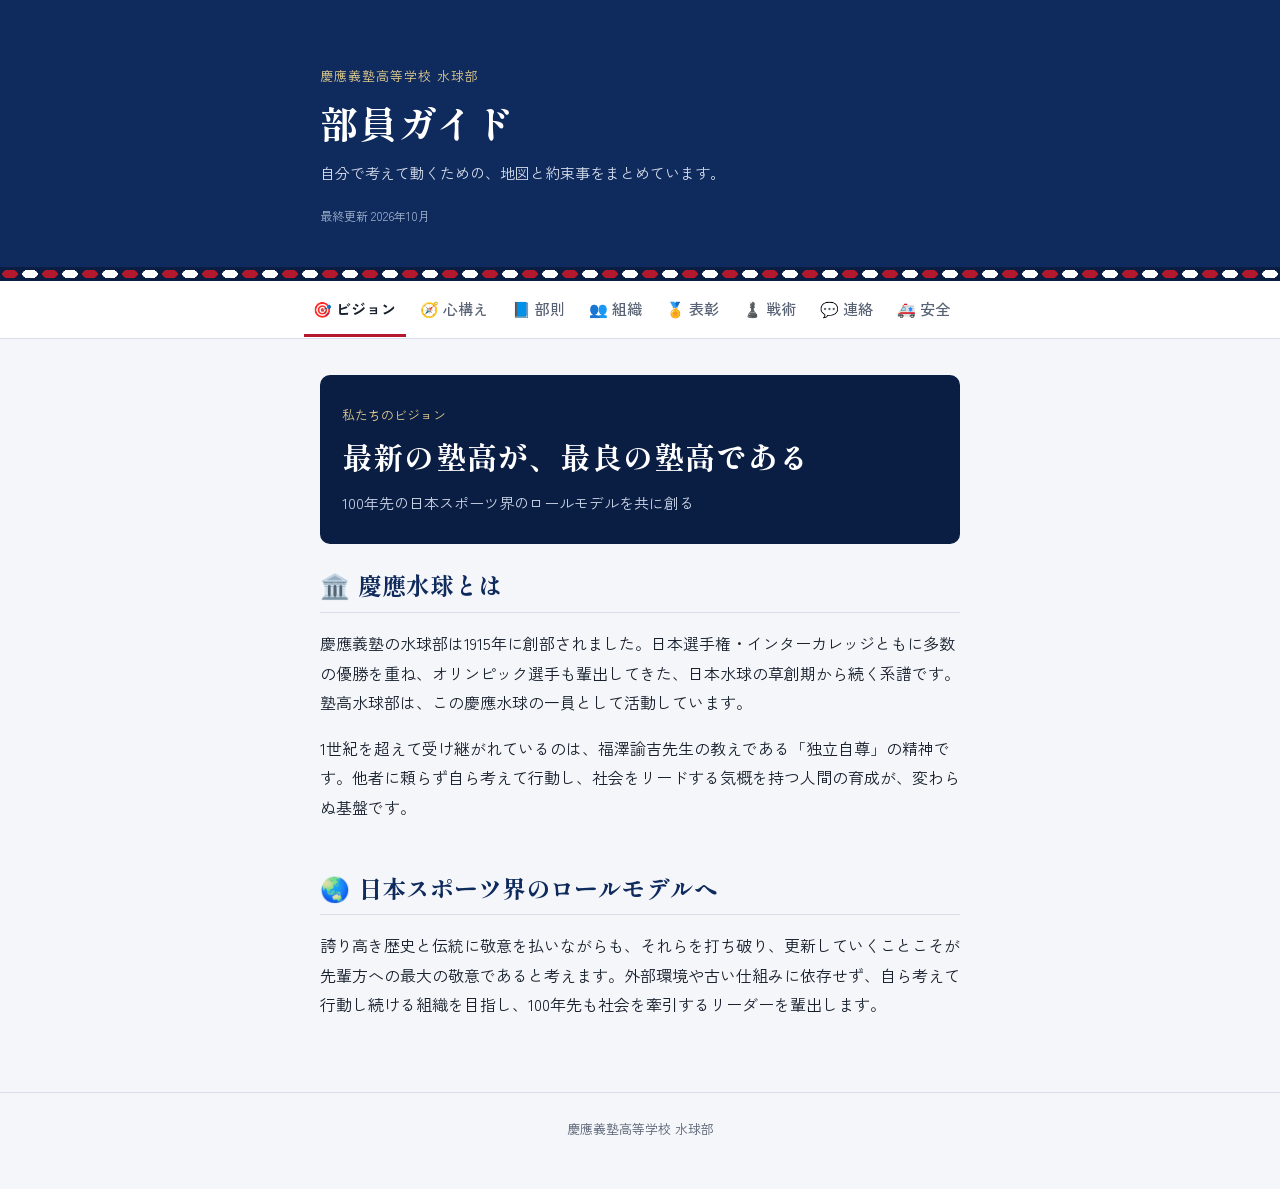
<file: student/index.html>
<!doctype html>
<html lang="ja">
<head>
  <meta charset="utf-8">
  <meta name="viewport" content="width=device-width, initial-scale=1">
  <meta name="robots" content="noindex, nofollow">
  <meta name="theme-color" content="#0F2A5C">
  <title>部員ガイド｜慶應義塾高等学校 水球部</title>
  <meta name="description" content="慶應義塾高等学校水球部の部員向けガイド。ビジョン、心構え、部則、組織、表彰、戦術、連絡、安全。">
  <link rel="preconnect" href="https://fonts.googleapis.com">
  <link rel="preconnect" href="https://fonts.gstatic.com" crossorigin>
  <link rel="stylesheet" href="https://fonts.googleapis.com/css2?family=Shippori+Mincho+B1:wght@600;800&family=Zen+Kaku+Gothic+New:wght@400;500;700&display=swap">
  <link rel="stylesheet" href="https://cdnjs.cloudflare.com/ajax/libs/font-awesome/6.4.0/css/all.min.css">
  <link rel="stylesheet" href="/assets/site.css">
  <script src="/assets/canon.js" defer></script>
  <script src="/assets/app.js" defer></script>
</head>
<body class="theme-doc">

<!-- 部員向けガイド。共通の事実は assets/canon.js から差し込まれます。
     部則はこのページにだけあります（慶應水球BOT（LINE）にも同じ内容を持たせる）。 -->

<header class="doc-header">
  <div class="doc-header-inner">
    <p class="doc-club" data-c="club.name">慶應義塾高等学校 水球部</p>
    <h1 class="doc-title">部員ガイド</h1>
    <p class="doc-lead">自分で考えて動くための、地図と約束事をまとめています。</p>
    <p class="doc-meta">最終更新 <span data-updated></span></p>
  </div>
</header>
<div class="lane-rope" aria-hidden="true"></div>

<div class="tabs-wrap">
  <nav class="tabs" role="tablist" aria-label="ページ内の章">
    <button role="tab" id="t-vision" aria-controls="vision">🎯 ビジョン</button>
    <button role="tab" id="t-policy" aria-controls="policy">🧭 心構え</button>
    <button role="tab" id="t-rules" aria-controls="rules">📘 部則</button>
    <button role="tab" id="t-org" aria-controls="org">👥 組織</button>
    <button role="tab" id="t-awards" aria-controls="awards">🏅 表彰</button>
    <button role="tab" id="t-tactics" aria-controls="tactics">♟️ 戦術</button>
    <button role="tab" id="t-comms" aria-controls="comms">💬 連絡</button>
    <button role="tab" id="t-safety" aria-controls="safety">🚑 安全</button>
  </nav>
</div>

<main class="doc-main">

  <!-- ========== ビジョン ========== -->
  <div class="panel" id="vision" role="tabpanel" aria-labelledby="t-vision">
    <div class="vision">
      <p class="vision-label">私たちのビジョン</p>
      <p class="vision-text" data-c="vision.main"></p>
      <p class="vision-sub" data-c="vision.sub"></p>
    </div>
    <section>
      <h2><span class="em" aria-hidden="true">🏛️</span>慶應水球とは</h2>
      <div data-render="about"></div>
    </section>
    <section>
      <h2><span class="em" aria-hidden="true">🌏</span>日本スポーツ界のロールモデルへ</h2>
      <div data-render="vision-body"></div>
    </section>
  </div>

  <!-- ========== 心構え ========== -->
  <div class="panel" id="policy" role="tabpanel" aria-labelledby="t-policy" hidden>
    <section>
      <h2><span class="em" aria-hidden="true">🧭</span>3つの心構え</h2>
      <p>部員と指導陣に共通する基盤です。</p>
      <div data-render="attitudes"></div>
    </section>
    <section>
      <h2><span class="em" aria-hidden="true">🧰</span>指導陣が渡す3つのツール</h2>
      <p>感情論で一方的に教え込む指導はしません。皆さんが自分で進めるよう、指導陣は次の3つを渡します。</p>
      <div data-render="tools3"></div>
    </section>
    <section>
      <h2><span class="em" aria-hidden="true">⚖️</span>指導陣のスタンス</h2>
      <div data-render="stance"></div>
    </section>
    <section>
      <h2><span class="em" aria-hidden="true">🔄</span>皆さんの声で指導を変える</h2>
      <div data-render="eval360" data-v="student"></div>
      <div data-render="diary" data-v="student"></div>
    </section>
  </div>

  <!-- ========== 部則 ==========
       見直し済み（2026年10月）。手続きはBOTへ移管し、ここには約束事だけを残す。
       変更したら、慶應水球BOTの知識も同時に更新すること。 -->
  <div class="panel" id="rules" role="tabpanel" aria-labelledby="t-rules" hidden>
    <section>
      <h2><span class="em" aria-hidden="true">📘</span>部則</h2>
      <p>安全に、気持ちよく活動するための最低限の約束です。考え方の土台は<a href="#policy" data-goto="policy">3つの心構え</a>にあります。出欠連絡や練習報告の手続きは、LINEの慶應水球BOTが案内します。</p>

      <div class="rulebook">
        <article class="rule-sec">
          <h3><span>1</span>👋 挨拶と礼儀</h3>
          <ul class="bullets">
            <li>先輩・指導陣・OB・保護者には、敬意を持って接する。</li>
            <li>部内外を問わず、会う人みんなに自分から挨拶する。監督・コーチ・OBには立って挨拶する。</li>
            <li>会議室や監督室などに入るときは「失礼します」と一言かける。</li>
          </ul>
        </article>

        <article class="rule-sec">
          <h3><span>2</span>🎒 慶應を背負っている自覚</h3>
          <ul class="bullets">
            <li>制服のときだけではありません。部のジャージを着ているだけ、リュックを持っているだけでも、周りからは「慶應の水球部員」に見えています。その状態すべてを、制服を着ているのと同じと捉えて行動する。</li>
            <li>SNSには、自分や他人の個人情報（顔・名前・居場所など）、本人の許可がない写真や動画、人を傷つける内容、部の内部の情報を投稿しない。詳しくは学校の規定に従う。</li>
          </ul>
        </article>

        <article class="rule-sec">
          <h3><span>3</span>🏊 施設と共用の場所</h3>
          <ul class="bullets">
            <li>施設と備品は丁寧に扱う。靴箱・ロッカー・ミーティングルーム・倉庫などの共用の場所は綺麗に使う。</li>
            <li>プールサイドでの食事は禁止。着替えに使っている観戦席での食事はよい。ゴミは各自で持ち帰る。</li>
            <li>着替えるときは、タオルなどを巻いて隠す。プールは外から見えるため。</li>
            <li>準備と片付けは、学年を問わず気づいた人から動く（心構え「与える側であれ」）。練習開始時刻には準備を終えておく。</li>
          </ul>
        </article>

        <article class="rule-sec">
          <h3><span>4</span>⏰ 練習の時間と流れ</h3>
          <ul class="bullets">
            <li>体操開始は練習開始の20分前。授業がある日は10分前でよい（平日は15:10、木曜は16:10）。</li>
            <li>流れは「体操 → メニュー共有 → 入水」。体操は上級生を中心に全員で行う。</li>
            <li>体操開始時刻に体操へ参加できなかった場合は遅刻。試合・遠征は、指示された集合時刻に集合場所にいなかった場合は遅刻。</li>
          </ul>
        </article>

        <article class="rule-sec">
          <h3><span>5</span>📅 出欠</h3>
          <ul class="bullets">
            <li>休むかどうかは、自分で考えて決め、報告する。体調管理は自分の責任。体調が悪いときは無理をせず休む。</li>
            <li>練習への参加回数は、それ自体が評価の対象です。休んだ分は、自分なりの埋め合わせを期待しています。</li>
          </ul>
          <ol class="flow">
            <li><div><strong>練習日の2日前の23:59までに、LINEの慶應水球BOTへ連絡</strong>連絡はスケジュールとして全員に共有されます。</div></li>
            <li><div><strong>間に合わなかったら、個別トーク（自分と指導者全員）へ</strong>当日の体調不良など、期限までに伝えられなかった場合は個別に報告する。</div></li>
          </ol>
        </article>

        <article class="rule-sec">
          <h3><span>6</span>📚 試験期間</h3>
          <ul class="bullets">
            <li>定期試験の2週間前から、試験勉強のために練習を休むことを全員が選べる。ただし、試験勉強で休んだ分も参加回数の評価に含める。勉強は普段から積み重ねておくのが基本。</li>
            <li>直近の成績が6.0以下、または6C以下の科目が1つ以上ある人は、この期間の試験勉強が必須。学習計画表を作り、指導陣と共有する。</li>
          </ul>
        </article>

        <article class="rule-sec">
          <h3><span>7</span>🩹 怪我</h3>
          <ul class="bullets">
            <li>医師の判断を最優先する。</li>
            <li>許可された範囲で何をするかは、自分で考えて提案し、指導者と話し合って合意する。</li>
          </ul>
        </article>

        <article class="rule-sec">
          <h3><span>8</span>📝 練習報告</h3>
          <ul class="bullets">
            <li>練習報告と、練習試合などの動画のアップロードは、当番がBOTで行う。当番と期限はBOTが案内する。</li>
          </ul>
        </article>
      </div>
    </section>
  </div>

  <!-- ========== 組織 ========== -->
  <div class="panel" id="org" role="tabpanel" aria-labelledby="t-org" hidden>
    <section>
      <h2><span class="em" aria-hidden="true">👥</span>指導陣の役割</h2>
      <p>一人ひとりが専門性を持ち、皆さんの成長を継続的に支えるための体制です。</p>
      <div data-render="roles" data-director></div>
    </section>
    <section>
      <h2><span class="em" aria-hidden="true">🔴</span>チーム編成と試合時の体制</h2>
      <p>チームは、REDとBLUEの2つで編成します。</p>
      <div data-render="teams"></div>
    </section>
    <section>
      <h2><span class="em" aria-hidden="true">🤝</span>協生会（塾高OB会）</h2>
      <div data-render="kyoseikai" data-v="student"></div>
      <p class="small">OBの方々の善意で成り立っている支援です。</p>
    </section>
  </div>

  <!-- ========== 表彰 ========== -->
  <div class="panel" id="awards" role="tabpanel" aria-labelledby="t-awards" hidden>
    <section>
      <h2><span class="em" aria-hidden="true">⚔️</span>試合機会</h2>
      <p>練習で培った技術を実戦で試し、自分の現在地を客観的に知るための機会です。誰もが挑戦できる、開かれた競争環境です。</p>
      <h3>⚔️ 独自リーグ</h3>
      <p>レベル別のリーグ戦を通じて、常に上のレベルへ挑戦できる実戦の機会を用意しています。</p>
    </section>
    <section>
      <h2><span class="em" aria-hidden="true">🏅</span>表彰制度</h2>
      <p>競技の成績だけではありません。チームへの貢献、考える力、失敗を恐れない挑戦を称えます。</p>
      <div data-render="awards"></div>
      <p><a href="/welcome/award.html">歴代の受賞者を見る</a></p>
    </section>
  </div>

  <!-- ========== 戦術 ========== -->
  <div class="panel" id="tactics" role="tabpanel" aria-labelledby="t-tactics" hidden>
    <section>
      <h2><span class="em" aria-hidden="true">♟️</span>戦術とシステム</h2>
      <div data-render="tactics"></div>
    </section>
  </div>

  <!-- ========== 連絡 ========== -->
  <div class="panel" id="comms" role="tabpanel" aria-labelledby="t-comms" hidden>
    <section>
      <h2><span class="em" aria-hidden="true">💬</span>連絡ツールの使い分け</h2>
      <div data-render="comms"></div>
    </section>
  </div>

  <!-- ========== 安全 ========== -->
  <div class="panel" id="safety" role="tabpanel" aria-labelledby="t-safety" hidden>
    <section>
      <h2><span class="em" aria-hidden="true">🚑</span>緊急連絡先</h2>
      <p>番号をタップすると電話がかかります。</p>
      <div data-render="hotlines"></div>
    </section>
    <section>
      <h2><span class="em" aria-hidden="true">🩹</span>けが人が出たら</h2>
      <div data-render="safety-student"></div>
    </section>
  </div>

</main>

<footer class="doc-footer">
  <p data-c="club.name">慶應義塾高等学校 水球部</p>
</footer>

<noscript><p style="padding:16px;text-align:center">このページの表示にはJavaScriptが必要です。</p></noscript>
</body>
</html>
</file>
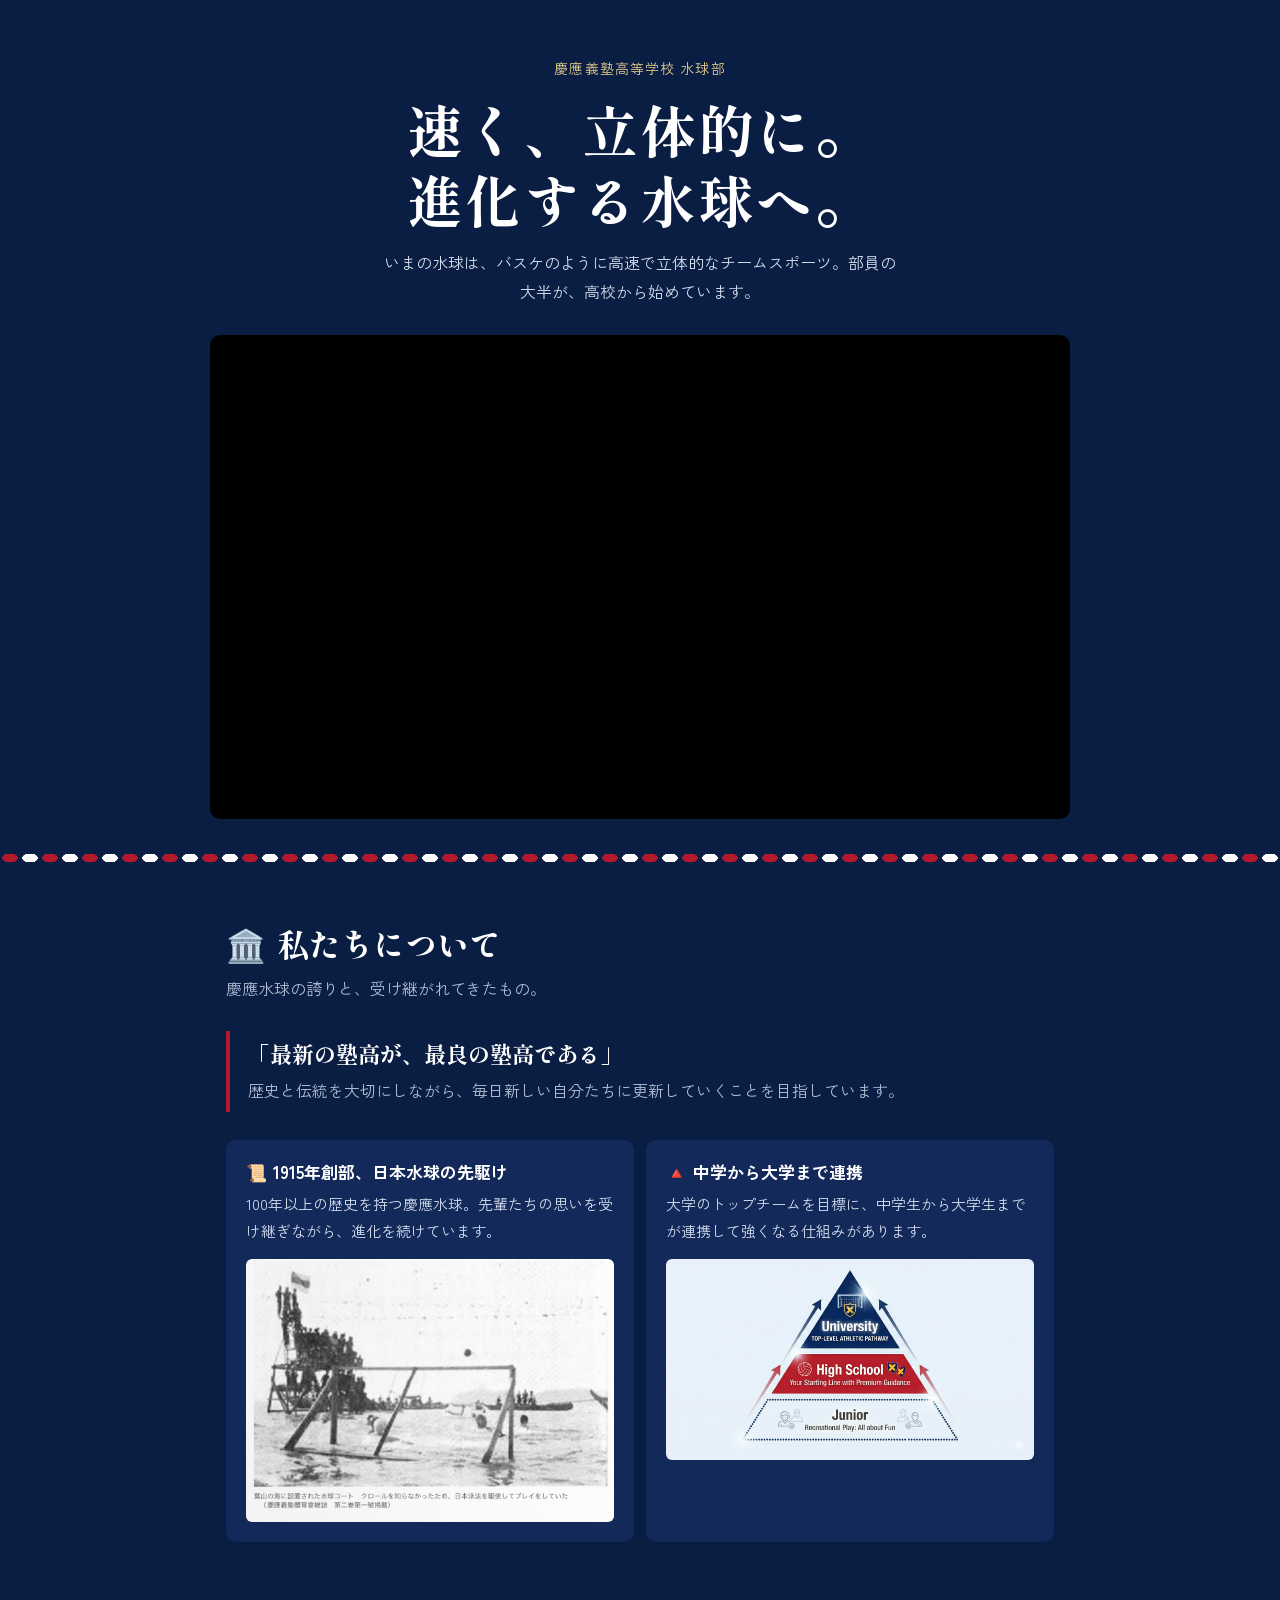
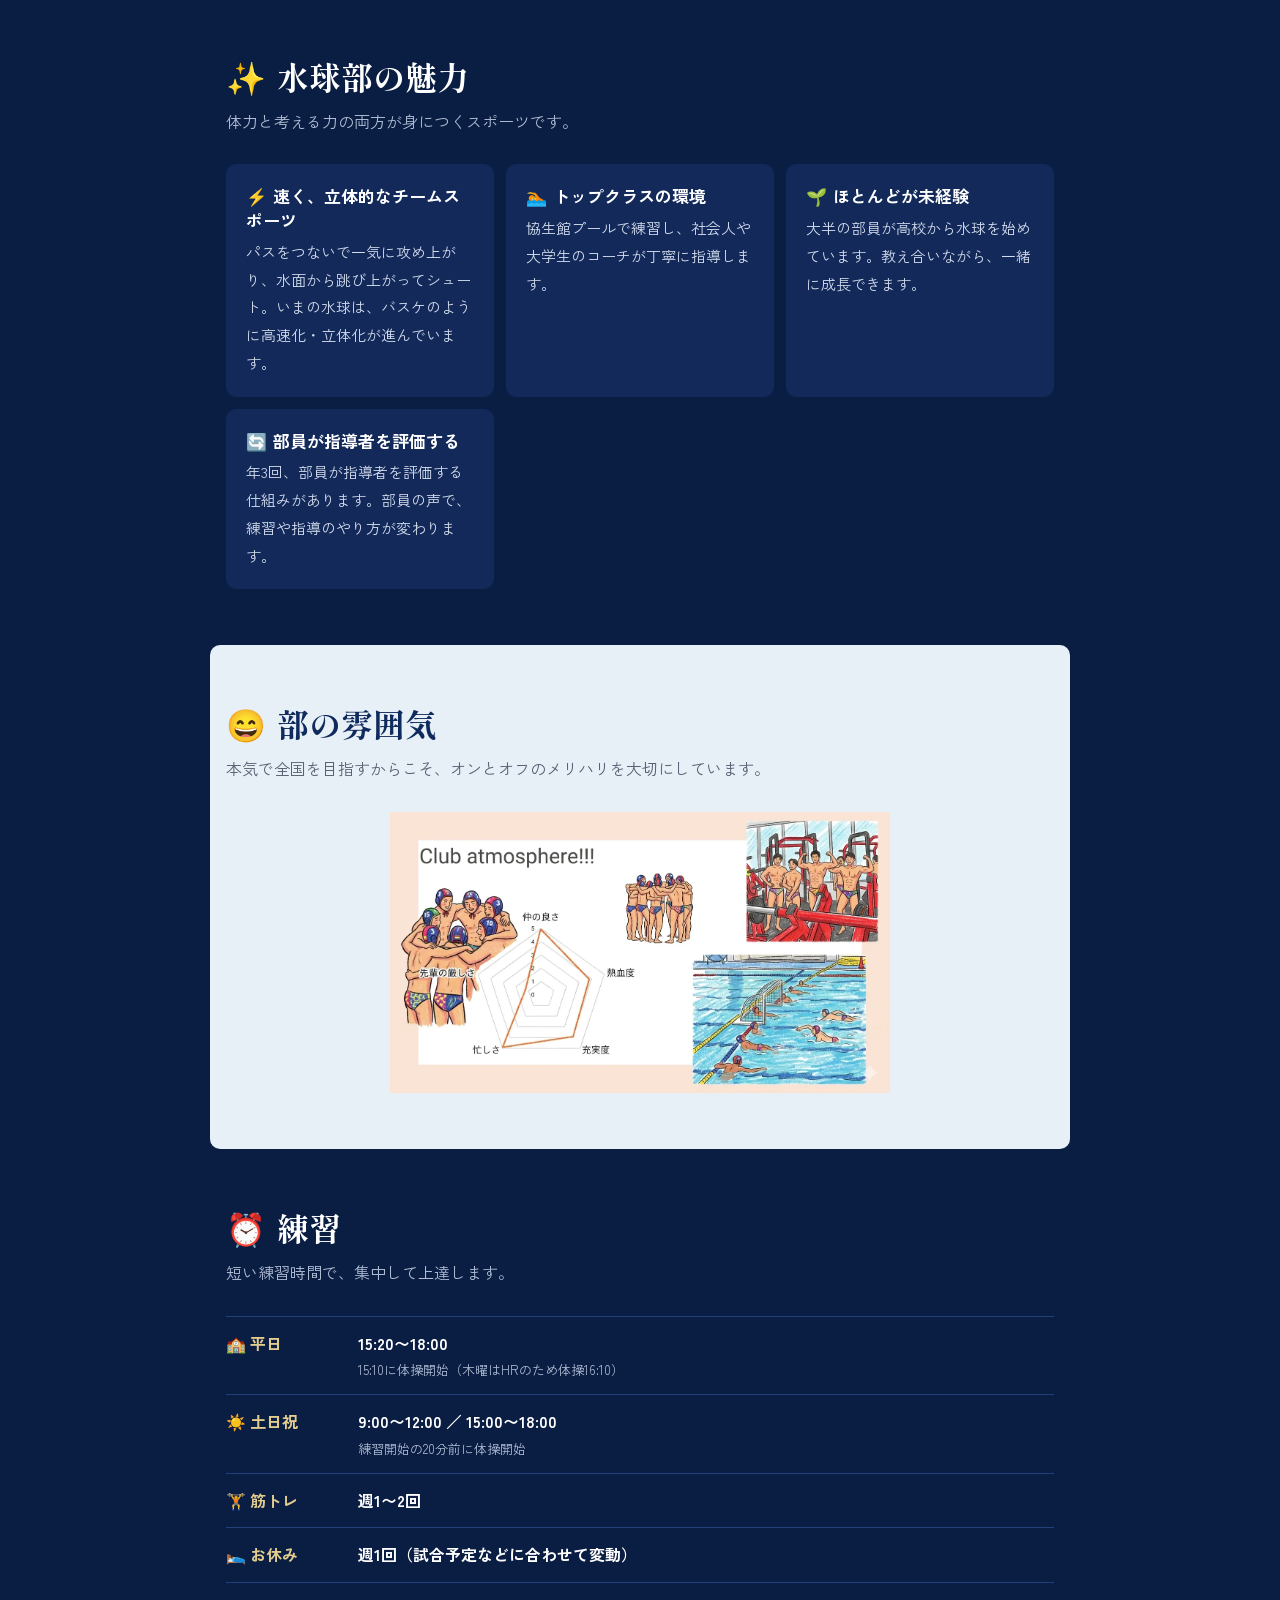
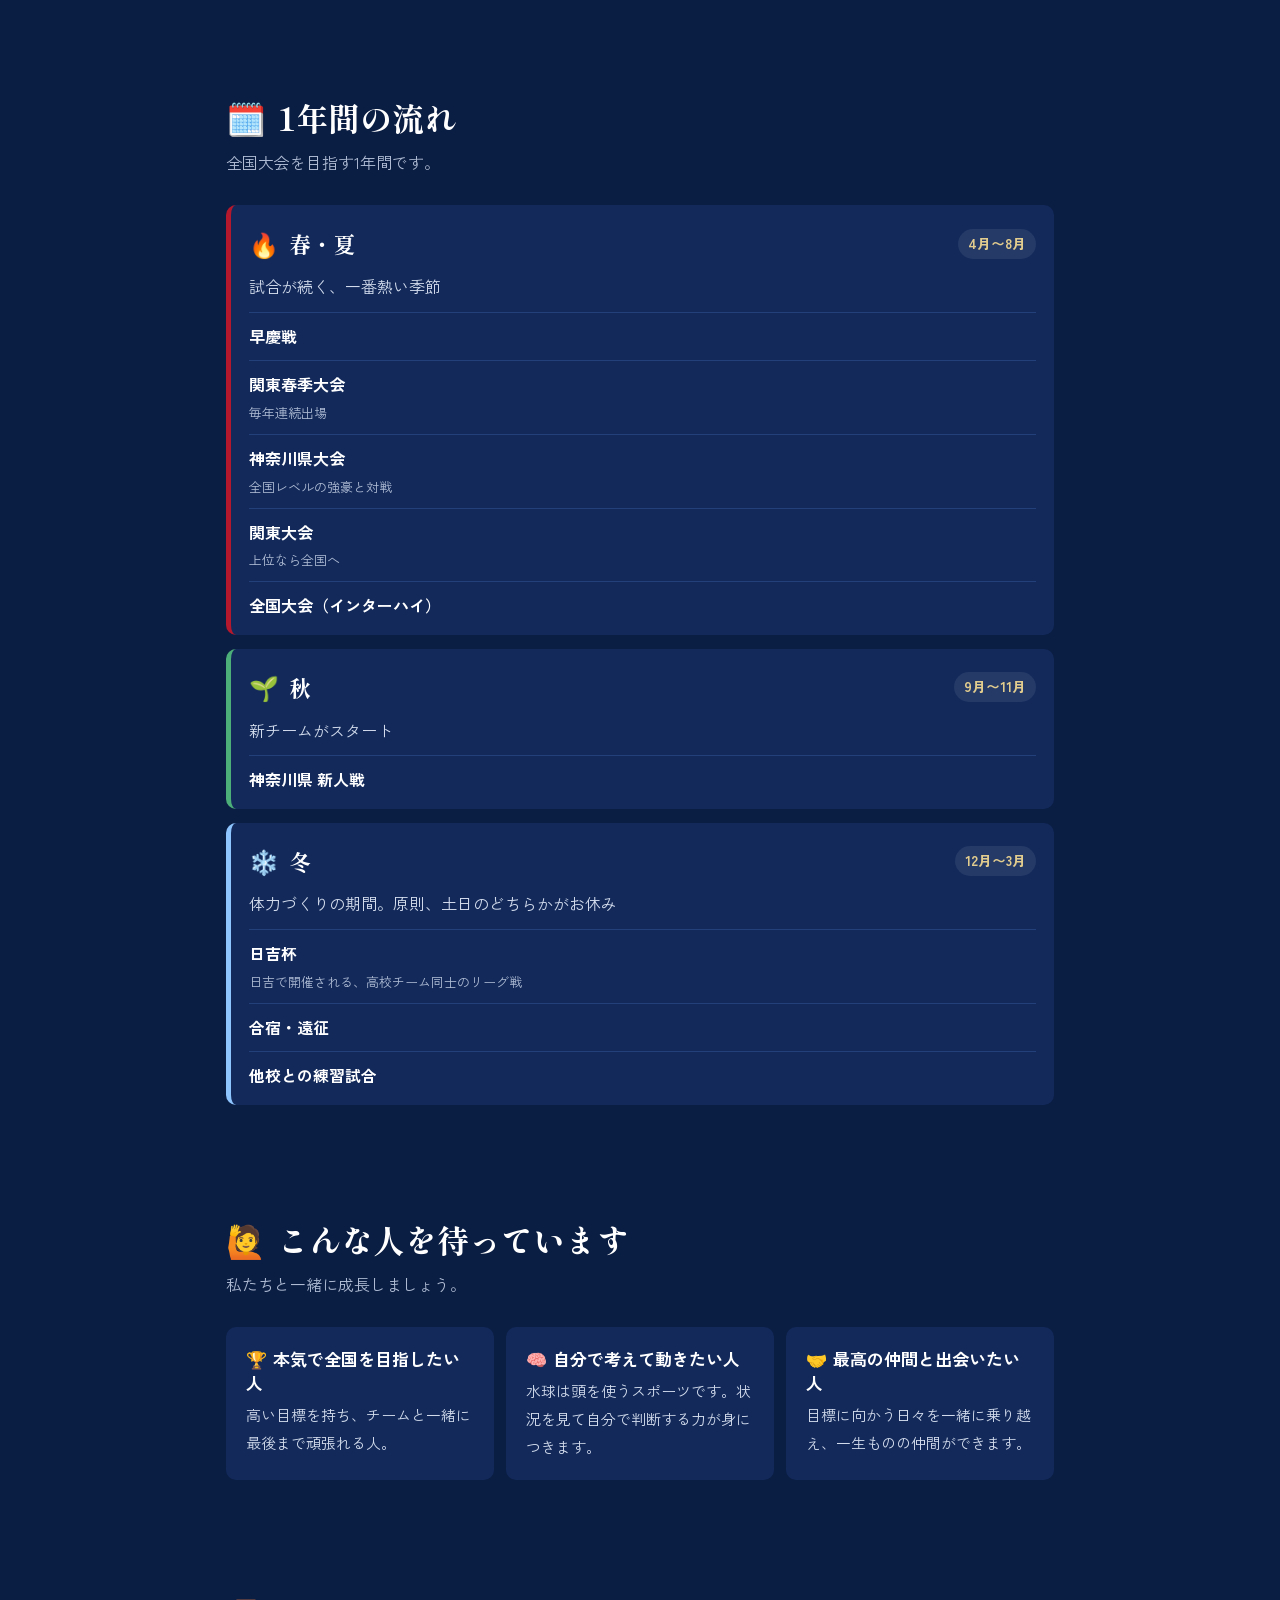
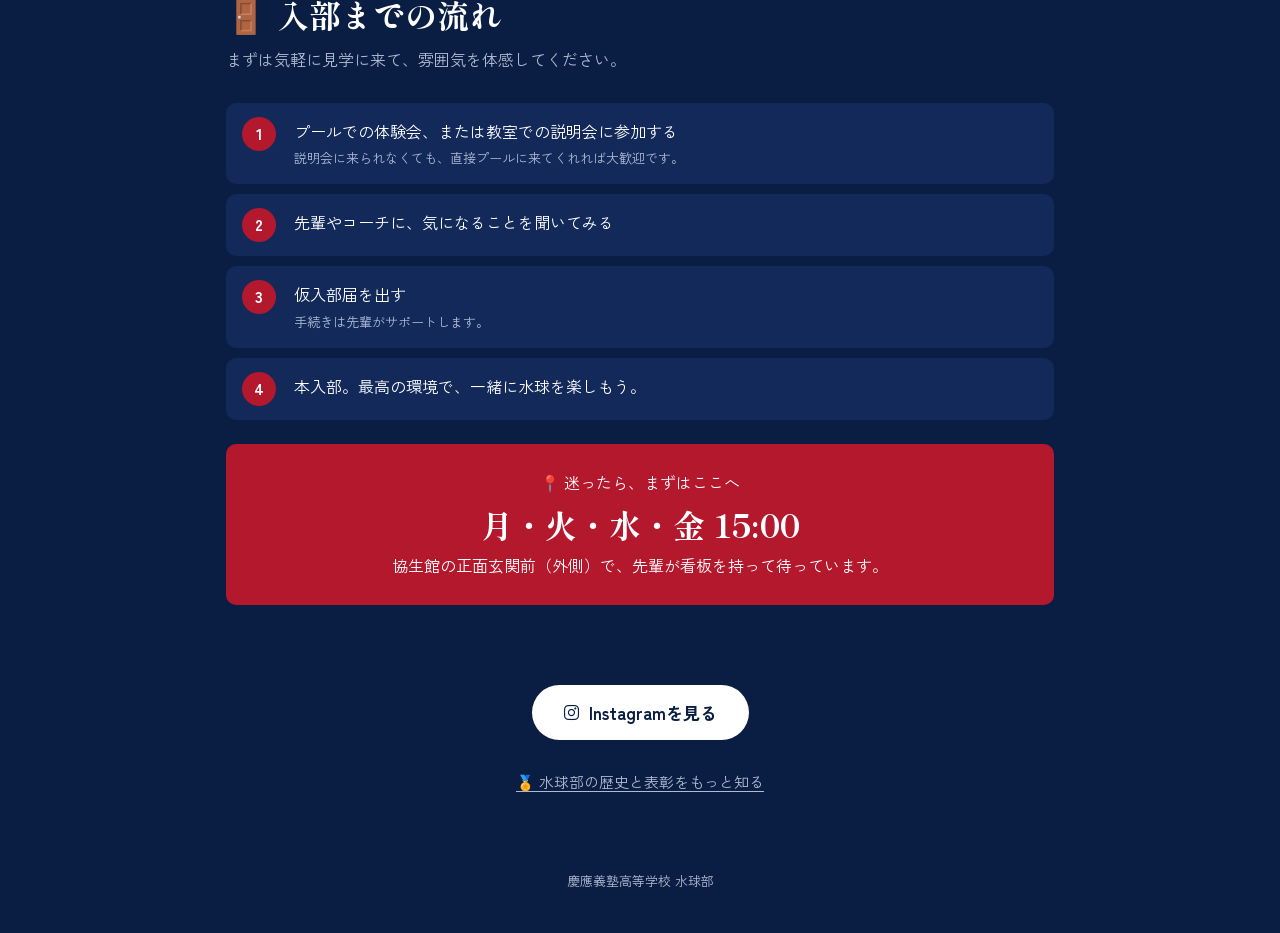
<file: welcome/index.html>
<!doctype html>
<html lang="ja">
<head>
  <meta charset="utf-8">
  <meta name="viewport" content="width=device-width, initial-scale=1">
  <meta name="theme-color" content="#0A1D42">
  <title>新入生のみなさんへ｜慶應義塾高等学校 水球部</title>
  <meta name="description" content="いまの水球は、バスケのように速く、立体的なチームスポーツ。部員の大半が高校から始めています。慶應義塾高等学校水球部の練習・1年間・入部までの流れ。">
  <meta property="og:type" content="website">
  <meta property="og:title" content="新入生のみなさんへ｜慶應義塾高等学校 水球部">
  <meta property="og:description" content="速く、立体的に。進化する水球に、高校から挑もう。まずはプールに見学へ。">
  <meta property="og:image" content="https://i.ytimg.com/vi/yg0eR4TH6O0/hqdefault.jpg">
  <meta name="twitter:card" content="summary_large_image">
  <link rel="preconnect" href="https://fonts.googleapis.com">
  <link rel="preconnect" href="https://fonts.gstatic.com" crossorigin>
  <link rel="stylesheet" href="https://fonts.googleapis.com/css2?family=Shippori+Mincho+B1:wght@600;800&family=Zen+Kaku+Gothic+New:wght@400;500;700&display=swap">
  <link rel="stylesheet" href="https://cdnjs.cloudflare.com/ajax/libs/font-awesome/6.4.0/css/all.min.css">
  <link rel="stylesheet" href="/assets/site.css">
  <script src="/assets/canon.js" defer></script>
  <script src="/assets/app.js" defer></script>
</head>
<body class="theme-landing">

<!-- 新歓ページ。練習時間・1年間の区切り・ビジョンなどは assets/canon.js から差し込まれます。 -->

<header class="landing-hero">
  <p class="club" data-c="club.name">慶應義塾高等学校 水球部</p>
  <h1>速く、立体的に。<br>進化する水球へ。</h1>
  <p class="lead">いまの水球は、バスケのように高速で立体的なチームスポーツ。部員の大半が、高校から始めています。</p>
  <div class="video">
    <iframe src="https://www.youtube-nocookie.com/embed/yg0eR4TH6O0" title="慶應義塾高等学校 水球部 新歓映像" allow="accelerometer; clipboard-write; encrypted-media; gyroscope; picture-in-picture" allowfullscreen></iframe>
  </div>
</header>
<div class="lane-rope" aria-hidden="true"></div>

<main>
  <section class="l-section">
    <h2><span class="em" aria-hidden="true">🏛️</span>私たちについて</h2>
    <p class="l-desc">慶應水球の誇りと、受け継がれてきたもの。</p>
    <div class="slogan">
      <p>「<span data-c="vision.main"></span>」</p>
      <p>歴史と伝統を大切にしながら、毎日新しい自分たちに更新していくことを目指しています。</p>
    </div>
    <div class="l-grid">
      <div class="l-card">
        <h3><span class="em" aria-hidden="true">📜</span><span data-c="club.founded"></span>年創部、日本水球の先駆け</h3>
        <p>100年以上の歴史を持つ慶應水球。先輩たちの思いを受け継ぎながら、進化を続けています。</p>
        <img src="history.jpg" alt="慶應水球部の歴史を伝える写真" loading="lazy">
      </div>
      <div class="l-card">
        <h3><span class="em" aria-hidden="true">🔺</span>中学から大学まで連携</h3>
        <p>大学のトップチームを目標に、中学生から大学生までが連携して強くなる仕組みがあります。</p>
        <img src="pyramid.webp" alt="中学・高校・大学の育成ピラミッド図" loading="lazy">
      </div>
    </div>
  </section>

  <section class="l-section">
    <h2><span class="em" aria-hidden="true">✨</span>水球部の魅力</h2>
    <p class="l-desc">体力と考える力の両方が身につくスポーツです。</p>
    <div class="l-grid">
      <div class="l-card"><h3><span class="em" aria-hidden="true">⚡</span>速く、立体的なチームスポーツ</h3><p>パスをつないで一気に攻め上がり、水面から跳び上がってシュート。いまの水球は、バスケのように高速化・立体化が進んでいます。</p></div>
      <div class="l-card"><h3><span class="em" aria-hidden="true">🏊</span>トップクラスの環境</h3><p>協生館プールで練習し、社会人や大学生のコーチが丁寧に指導します。</p></div>
      <div class="l-card"><h3><span class="em" aria-hidden="true">🌱</span>ほとんどが未経験</h3><p>大半の部員が高校から水球を始めています。教え合いながら、一緒に成長できます。</p></div>
      <div class="l-card"><h3><span class="em" aria-hidden="true">🔄</span>部員が指導者を評価する</h3><p data-c="eval360.welcome"></p></div>
    </div>
  </section>

  <section class="l-section light-band">
    <h2><span class="em" aria-hidden="true">😄</span>部の雰囲気</h2>
    <p class="l-desc">本気で全国を目指すからこそ、オンとオフのメリハリを大切にしています。</p>
    <img src="chart.webp" alt="部の雰囲気をあらわすレーダーチャート" loading="lazy">
  </section>

  <section class="l-section">
    <h2><span class="em" aria-hidden="true">⏰</span>練習</h2>
    <p class="l-desc">短い練習時間で、集中して上達します。</p>
    <div data-render="practice" data-v="welcome"></div>
  </section>

  <section class="l-section">
    <h2><span class="em" aria-hidden="true">🗓️</span>1年間の流れ</h2>
    <p class="l-desc">全国大会を目指す1年間です。</p>
    <ol class="year">
      <li class="year-s year-1">
        <div class="year-head"><span class="year-em" data-c="seasons.0.emoji"></span><strong data-c="seasons.0.alias"></strong><span class="year-months" data-c="seasons.0.months"></span></div>
        <p class="year-lead">試合が続く、一番熱い季節</p>
        <ul class="year-events">
          <li><b>早慶戦</b></li>
          <li><b>関東春季大会</b><span>毎年連続出場</span></li>
          <li><b>神奈川県大会</b><span>全国レベルの強豪と対戦</span></li>
          <li><b>関東大会</b><span>上位なら全国へ</span></li>
          <li><b>全国大会（インターハイ）</b></li>
        </ul>
      </li>
      <li class="year-s year-2">
        <div class="year-head"><span class="year-em" data-c="seasons.1.emoji"></span><strong data-c="seasons.1.alias"></strong><span class="year-months" data-c="seasons.1.months"></span></div>
        <p class="year-lead">新チームがスタート</p>
        <ul class="year-events">
          <li><b>神奈川県 新人戦</b></li>
        </ul>
      </li>
      <li class="year-s year-3">
        <div class="year-head"><span class="year-em" data-c="seasons.2.emoji"></span><strong data-c="seasons.2.alias"></strong><span class="year-months" data-c="seasons.2.months"></span></div>
        <p class="year-lead">体力づくりの期間。原則、土日のどちらかがお休み</p>
        <ul class="year-events">
          <li><b>日吉杯</b><span>日吉で開催される、高校チーム同士のリーグ戦</span></li>
          <li><b>合宿・遠征</b></li>
          <li><b>他校との練習試合</b></li>
        </ul>
      </li>
    </ol>
  </section>

  <section class="l-section">
    <h2><span class="em" aria-hidden="true">🙋</span>こんな人を待っています</h2>
    <p class="l-desc">私たちと一緒に成長しましょう。</p>
    <div class="l-grid">
      <div class="l-card"><h3><span class="em" aria-hidden="true">🏆</span>本気で全国を目指したい人</h3><p>高い目標を持ち、チームと一緒に最後まで頑張れる人。</p></div>
      <div class="l-card"><h3><span class="em" aria-hidden="true">🧠</span>自分で考えて動きたい人</h3><p>水球は頭を使うスポーツです。状況を見て自分で判断する力が身につきます。</p></div>
      <div class="l-card"><h3><span class="em" aria-hidden="true">🤝</span>最高の仲間と出会いたい人</h3><p>目標に向かう日々を一緒に乗り越え、一生ものの仲間ができます。</p></div>
    </div>
  </section>

  <section class="l-section">
    <h2><span class="em" aria-hidden="true">🚪</span>入部までの流れ</h2>
    <p class="l-desc">まずは気軽に見学に来て、雰囲気を体感してください。</p>
    <ol class="join-steps">
      <li><div>プールでの体験会、または教室での説明会に参加する<small>説明会に来られなくても、直接プールに来てくれれば大歓迎です。</small></div></li>
      <li><div>先輩やコーチに、気になることを聞いてみる</div></li>
      <li><div>仮入部届を出す<small>手続きは先輩がサポートします。</small></div></li>
      <li><div>本入部。最高の環境で、一緒に水球を楽しもう。</div></li>
    </ol>
    <div class="meet">
      <p>📍 迷ったら、まずはここへ</p>
      <p class="meet-time">月・火・水・金 15:00</p>
      <p>協生館の正面玄関前（外側）で、先輩が看板を持って待っています。</p>
    </div>
  </section>

  <div class="cta">
    <a class="btn-primary" href="https://instagram.com/KEIOHIGH_WP" target="_blank" rel="noopener"><i class="fa-brands fa-instagram" aria-hidden="true"></i>Instagramを見る</a><br>
    <a class="more" href="/welcome/award.html">🏅 水球部の歴史と表彰をもっと知る</a>
  </div>
</main>

<footer class="landing-foot"><p data-c="club.name">慶應義塾高等学校 水球部</p></footer>
</body>
</html>
</file>
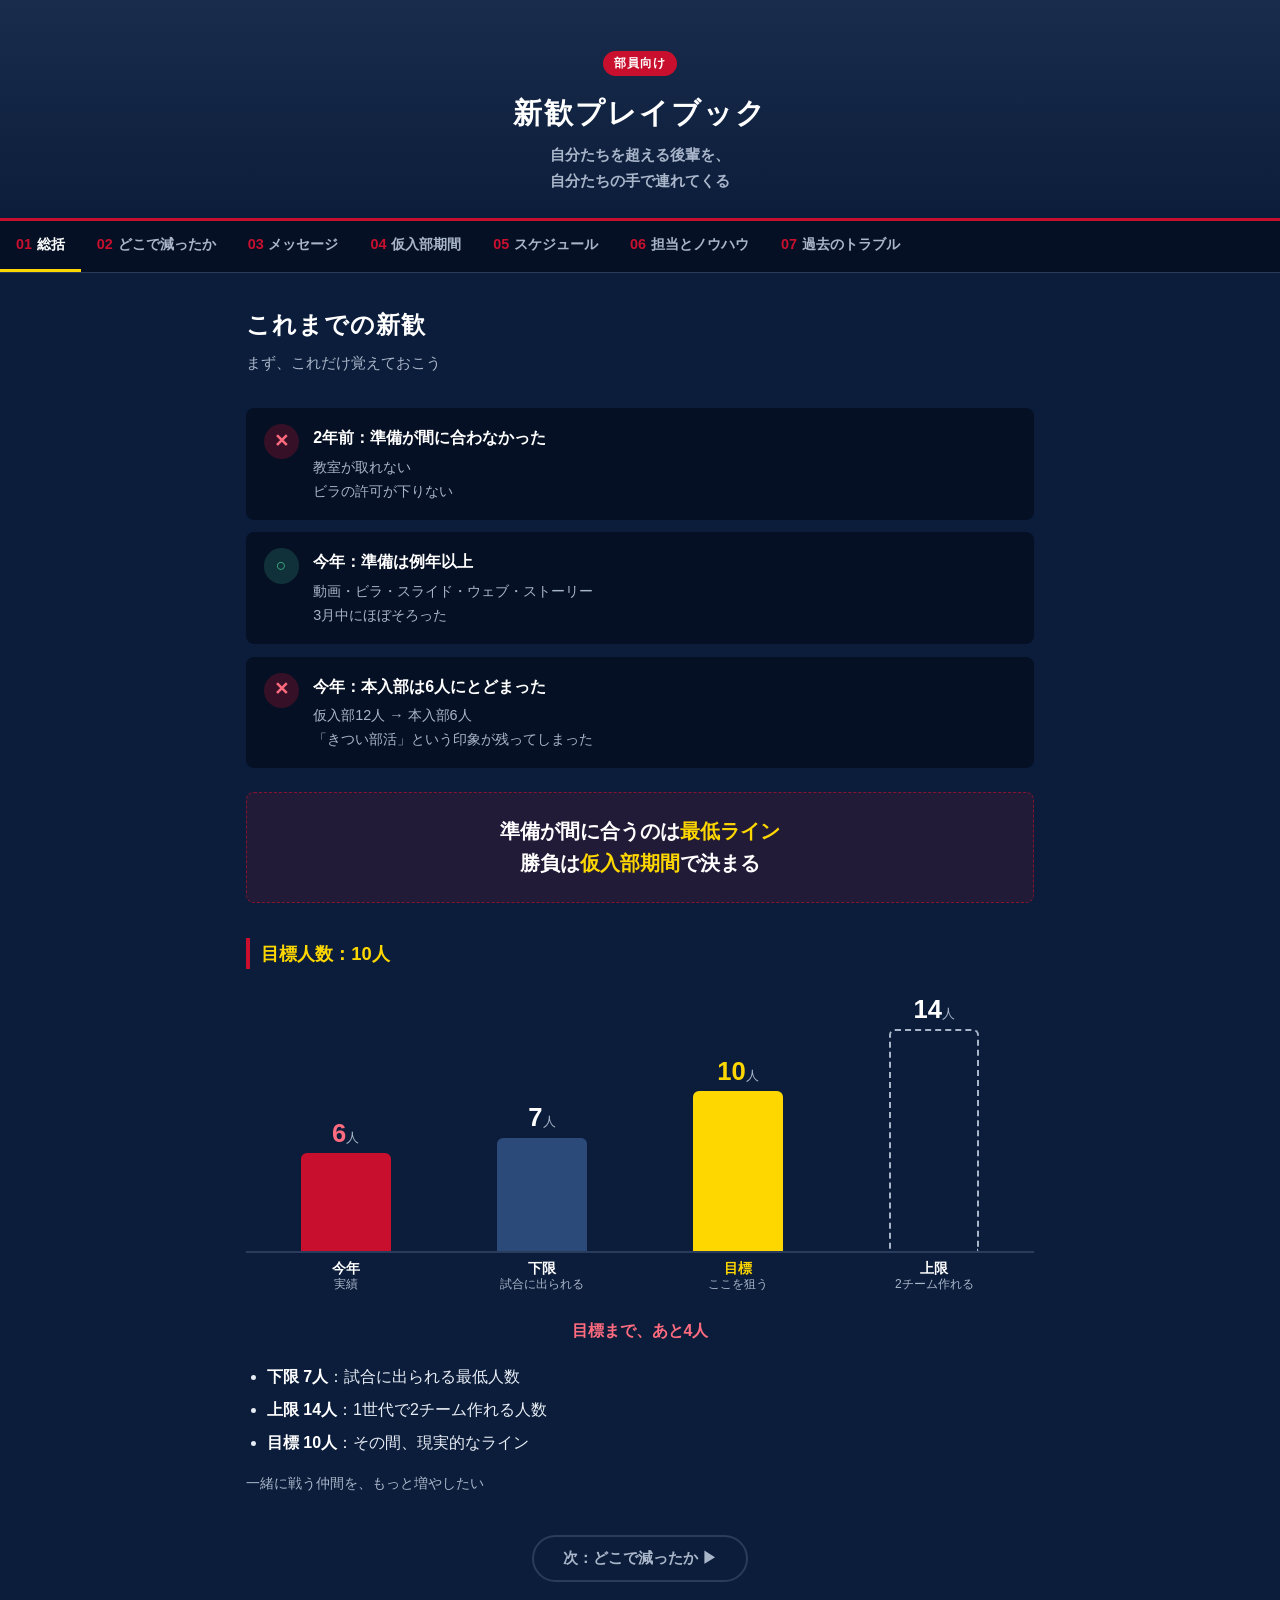
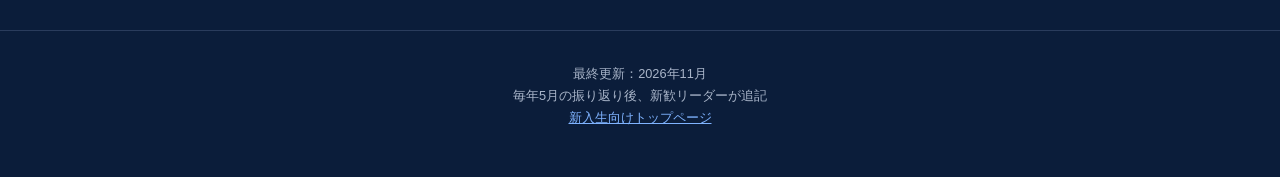
<file: playbook.html>
<!DOCTYPE html>
<html lang="ja">
<head>
    <meta charset="UTF-8">
    <meta name="viewport" content="width=device-width, initial-scale=1.0">
    <meta name="robots" content="noindex, nofollow">
    <title>新歓プレイブック | KEIO HIGH WATER POLO（部員用）</title>
    <style>
        :root {
            --navy: #0b1d3a; --navy2: #1a2c4c; --deep: #051024; --line: #2a3c5c;
            --red: #c8102e; --gold: #ffd700; --sub: #a9b5c9; --text: #e8edf5; --ok: #3fb68b;
        }
        * { box-sizing: border-box; }
        body { font-family: 'Helvetica Neue', Arial, 'Hiragino Kaku Gothic ProN', 'Meiryo', sans-serif; margin: 0; background: var(--navy); color: var(--text); line-height: 1.7; }
        header { text-align: center; padding: 3rem 1rem 1.5rem; border-bottom: 3px solid var(--red); background: linear-gradient(180deg, var(--navy2) 0%, var(--navy) 100%); }
        header h1 { font-size: 1.8rem; margin: 0 0 0.3rem; letter-spacing: 2px; color: #fff; }
        .badge { display: inline-block; background: var(--red); color: #fff; font-size: 0.75rem; font-weight: bold; padding: 0.15rem 0.7rem; border-radius: 50px; margin-bottom: 0.8rem; letter-spacing: 1px; }
        .subtitle { color: var(--sub); font-size: 0.95rem; margin: 0; font-weight: bold; }

        /* タブ */
        .tabs { position: sticky; top: 0; z-index: 10; background: var(--deep); border-bottom: 1px solid var(--line); display: flex; overflow-x: auto; -webkit-overflow-scrolling: touch; scrollbar-width: none; }
        .tabs::-webkit-scrollbar { display: none; }
        .tab-btn { flex: 0 0 auto; background: none; border: none; color: var(--sub); font-size: 0.9rem; font-weight: bold; padding: 0.9rem 1rem; cursor: pointer; border-bottom: 3px solid transparent; font-family: inherit; white-space: nowrap; }
        .tab-btn .num { color: var(--red); margin-right: 0.3rem; }
        .tab-btn.active { color: #fff; border-bottom-color: var(--gold); }
        .panel { display: none; max-width: 820px; margin: 0 auto; padding: 2rem 1rem 3rem; }
        .panel.active { display: block; }

        h2 { font-size: 1.5rem; margin: 0 0 0.3rem; color: #fff; letter-spacing: 1px; }
        .lead { color: var(--sub); margin: 0 0 2rem; font-size: 0.95rem; }
        h3 { font-size: 1.15rem; color: var(--gold); margin: 2.2rem 0 0.8rem; padding-left: 0.7rem; border-left: 4px solid var(--red); }
        p { margin: 0 0 1rem; }
        strong { color: #fff; }
        .em { color: var(--gold); font-weight: bold; }
        .bad { color: #ff6b7f; font-weight: bold; }
        small, .note { color: var(--sub); font-size: 0.85rem; }

        .box { background: var(--navy2); border-radius: 8px; padding: 1.2rem 1.3rem; margin-bottom: 1rem; }
        .box.deep { background: var(--deep); }
        .box.red { border-left: 4px solid var(--red); }
        .box.gold { border-left: 4px solid var(--gold); }
        .box h4 { margin: 0 0 0.5rem; font-size: 1.05rem; color: #fff; }
        .box p:last-child, .box ul:last-child { margin-bottom: 0; }
        ul, ol { padding-left: 1.3rem; margin: 0 0 1rem; }
        li { margin-bottom: 0.35rem; }

        /* 冒頭の総括 */
        .verdict { display: grid; gap: 0.8rem; margin-bottom: 1.5rem; }
        .verdict-row { display: flex; gap: 0.9rem; align-items: flex-start; background: var(--deep); padding: 1rem 1.1rem; border-radius: 8px; }
        .verdict-mark { flex-shrink: 0; width: 2.2rem; height: 2.2rem; border-radius: 50%; display: flex; align-items: center; justify-content: center; font-weight: bold; font-size: 1.1rem; }
        .mark-x { background: rgba(200,16,46,0.25); color: #ff6b7f; }
        .mark-o { background: rgba(63,182,139,0.2); color: var(--ok); }
        .verdict-row h4 { margin: 0 0 0.2rem; color: #fff; font-size: 1rem; }
        .verdict-row p { margin: 0; font-size: 0.9rem; color: var(--sub); }
        .big-statement { text-align: center; font-size: 1.25rem; font-weight: bold; color: #fff; background: rgba(200,16,46,0.12); border: 1px dashed rgba(200,16,46,0.6); border-radius: 8px; padding: 1.4rem 1rem; margin: 1.5rem 0; line-height: 1.6; }
        .big-statement span { color: var(--gold); }

        /* 目標人数の棒グラフ */
        .bars { position: relative; display: grid; grid-template-columns: repeat(4, 1fr); gap: 0.8rem; align-items: end; height: 260px; padding: 0 0.5rem; margin: 1.5rem 0 0.4rem; border-bottom: 2px solid var(--line); }
        .bar-col { display: flex; flex-direction: column; align-items: center; justify-content: flex-end; height: 100%; }
        .bar-val { font-size: 1.6rem; font-weight: bold; color: #fff; line-height: 1.2; margin-bottom: 0.3rem; }
        .bar-val small { font-size: 0.8rem; color: var(--sub); font-weight: normal; }
        .bar { width: 100%; max-width: 90px; border-radius: 6px 6px 0 0; background: #2b4a7a; }
        .bar.actual { background: var(--red); }
        .bar.target { background: var(--gold); }
        .bar.limit { background: transparent; border: 2px dashed var(--sub); border-bottom: none; }
        .bar-labels { display: grid; grid-template-columns: repeat(4, 1fr); gap: 0.8rem; padding: 0 0.5rem; margin-bottom: 1.5rem; text-align: center; }
        .bar-labels div { font-size: 0.85rem; font-weight: bold; color: #fff; line-height: 1.3; }
        .bar-labels div span { display: block; font-size: 0.75rem; color: var(--sub); font-weight: normal; }
        .gap-note { text-align: center; font-weight: bold; color: #ff6b7f; margin: 0 0 1.2rem; }

        /* 折りたたみ */
        details.acc { background: var(--navy2); border-radius: 8px; margin-bottom: 0.6rem; overflow: hidden; }
        details.acc summary { list-style: none; cursor: pointer; padding: 0.9rem 1.1rem; display: flex; align-items: center; gap: 0.7rem; font-weight: bold; color: #fff; }
        details.acc summary::-webkit-details-marker { display: none; }
        details.acc summary::after { content: '＋'; margin-left: auto; color: var(--gold); font-size: 1.1rem; flex-shrink: 0; }
        details.acc[open] summary::after { content: '－'; }
        details.acc[open] summary { border-bottom: 1px solid var(--line); }
        .acc-body { padding: 1rem 1.1rem 0.6rem; font-size: 0.9rem; }
        .acc-body h5 { color: var(--gold); font-size: 0.85rem; margin: 0.4rem 0 0.4rem; letter-spacing: 1px; }
        .sum-main { display: flex; flex-direction: column; line-height: 1.4; }
        .sum-main small { font-weight: normal; }
        .icon { font-size: 1.4rem; flex-shrink: 0; }
        details.acc.inner { background: var(--deep); margin-top: 0.5rem; }

        /* スケジュール */
        .sched { position: relative; border-left: 3px solid var(--line); margin-left: 0.6rem; padding-left: 1.2rem; }
        .sched-item { position: relative; margin-bottom: 0.6rem; }
        .sched-item::before { content: ''; position: absolute; left: -1.75rem; top: 1.05rem; width: 13px; height: 13px; border-radius: 50%; background: var(--red); }
        .sched-item.key::before { background: var(--gold); box-shadow: 0 0 0 4px rgba(255,215,0,0.2); }
        .when-tag { flex-shrink: 0; min-width: 4.6rem; color: var(--gold); font-size: 0.9rem; }
        .chips { display: flex; flex-wrap: wrap; gap: 0.3rem; margin-top: 0.25rem; }
        .chip { font-size: 0.7rem; font-weight: bold; background: var(--deep); color: var(--sub); padding: 0.05rem 0.55rem; border-radius: 50px; }
        .chip.hot { background: rgba(200,16,46,0.3); color: #fff; }

        /* ファネル */
        .funnel { display: flex; flex-direction: column; align-items: center; gap: 0; margin: 1.5rem 0; }
        .f-step { width: 100%; display: flex; flex-direction: column; align-items: center; }
        .f-bar { height: 58px; border-radius: 6px; display: flex; align-items: center; justify-content: space-between; padding: 0 1rem; font-weight: bold; color: #fff; min-width: 150px; }
        .f-bar .f-name { font-size: 0.95rem; }
        .f-bar .f-val { font-size: 1.3rem; }
        .f-bar.unknown { background: transparent; border: 2px dashed var(--line); color: var(--sub); }
        .f-bar.unknown .f-val { font-size: 0.85rem; }
        .f-bar.known { background: #2b4a7a; }
        .f-bar.lost { background: var(--red); }
        .f-media { font-size: 0.75rem; color: var(--sub); margin-top: 0.25rem; }
        .f-arrow { font-size: 0.8rem; color: var(--sub); padding: 0.35rem 0; text-align: center; }
        .f-arrow b { color: var(--ok); }
        .f-arrow.pinch { color: #ff6b7f; font-weight: bold; font-size: 0.9rem; }
        .f-arrow.pinch b { color: #ff6b7f; font-size: 1.1rem; }

        /* テーブル */
        .table-wrap { overflow-x: auto; margin-bottom: 1rem; }
        table { width: 100%; border-collapse: collapse; font-size: 0.88rem; min-width: 480px; }
        th, td { text-align: left; padding: 0.6rem 0.7rem; border-bottom: 1px solid var(--line); vertical-align: top; }
        th { color: var(--gold); font-weight: bold; background: var(--deep); white-space: nowrap; }
        td.when { white-space: nowrap; color: var(--gold); font-weight: bold; }

        /* メッセージ */
        .slogan { text-align: center; padding: 2rem 1rem; background: linear-gradient(135deg, var(--navy2), var(--deep)); border-radius: 8px; border-left: 4px solid var(--gold); margin-bottom: 1.5rem; }
        .slogan .q { font-size: 1.45rem; font-weight: bold; color: #fff; margin: 0 0 0.5rem; }
        .chain { display: flex; flex-direction: column; gap: 0.4rem; margin: 1.5rem 0; }
        .chain-item { background: var(--deep); border-radius: 8px; padding: 0.9rem 1.1rem; }
        .chain-item .k { color: var(--gold); font-weight: bold; font-size: 0.8rem; letter-spacing: 1px; display: block; }
        .chain-arrow { text-align: center; color: var(--red); font-size: 1.1rem; line-height: 1; }

        /* Lvカード */
        .lv { background: var(--navy2); border-radius: 8px; padding: 1.1rem 1.3rem; margin-bottom: 0.8rem; border-left: 4px solid var(--line); }
        .lv.l1 { border-left-color: #4a90d9; }
        .lv.l2 { border-left-color: var(--gold); }
        .lv.l3 { border-left-color: var(--red); }
        .lv-head { display: flex; align-items: baseline; gap: 0.6rem; flex-wrap: wrap; margin-bottom: 0.4rem; }
        .lv-tag { font-weight: bold; font-size: 0.8rem; background: var(--deep); padding: 0.1rem 0.6rem; border-radius: 50px; color: var(--sub); }
        .lv-title { font-weight: bold; color: #fff; font-size: 1.05rem; }
        .lv-feel { color: var(--gold); font-weight: bold; font-size: 0.95rem; margin-bottom: 0.4rem; }
        .lv-point { display: inline-block; margin-top: 0.4rem; font-size: 0.82rem; background: rgba(255,215,0,0.12); color: var(--gold); padding: 0.15rem 0.6rem; border-radius: 4px; font-weight: bold; }

        /* チェックリスト */
        .check { list-style: none; padding: 0; }
        .check li { position: relative; padding-left: 1.6rem; }
        .check li::before { content: '□'; position: absolute; left: 0; color: var(--gold); font-weight: bold; }

        .flow { display: flex; flex-wrap: wrap; align-items: center; gap: 0.4rem; margin: 1rem 0; }
        .flow span { background: var(--navy2); padding: 0.4rem 0.8rem; border-radius: 50px; font-size: 0.88rem; font-weight: bold; }
        .flow span.hl { background: var(--red); color: #fff; }
        .flow i { color: var(--sub); font-style: normal; }

        a { color: #7fb3ff; }
        .resource { display: flex; justify-content: space-between; gap: 1rem; align-items: center; background: var(--deep); padding: 0.8rem 1rem; border-radius: 6px; margin-bottom: 0.5rem; font-size: 0.9rem; }
        .resource a { white-space: nowrap; font-weight: bold; }

        .next-btn { display: block; margin: 2.5rem auto 0; background: transparent; color: var(--sub); border: 2px solid var(--line); border-radius: 50px; padding: 0.7rem 1.8rem; font-weight: bold; font-size: 0.95rem; cursor: pointer; font-family: inherit; }
        .next-btn:hover { background: var(--line); color: #fff; }
        footer { text-align: center; padding: 2rem 1rem 3rem; color: var(--sub); font-size: 0.8rem; border-top: 1px solid var(--line); }
        .warn { background: rgba(255,215,0,0.08); border: 2px solid var(--gold); border-radius: 8px; padding: 1.3rem 1.2rem; margin: 1.5rem 0 1rem; text-align: center; }
        .warn p { margin: 0 0 0.8rem; font-size: 0.92rem; }
        .warn p:last-child { margin-bottom: 0; }
        .warn .warn-title { font-size: 1.15rem; font-weight: bold; color: var(--gold); line-height: 1.5; }
    </style>
</head>
<body>

<header>
    <span class="badge">部員向け</span>
    <h1>新歓プレイブック</h1>
    <p class="subtitle">自分たちを超える後輩を、<br>自分たちの手で連れてくる</p>
</header>

<nav class="tabs" role="tablist">
    <button class="tab-btn active" data-tab="summary"><span class="num">01</span>総括</button>
    <button class="tab-btn" data-tab="funnel"><span class="num">02</span>どこで減ったか</button>
    <button class="tab-btn" data-tab="message"><span class="num">03</span>メッセージ</button>
    <button class="tab-btn" data-tab="trial"><span class="num">04</span>仮入部期間</button>
    <button class="tab-btn" data-tab="prep"><span class="num">05</span>スケジュール</button>
    <button class="tab-btn" data-tab="kit"><span class="num">06</span>担当とノウハウ</button>
    <button class="tab-btn" data-tab="trouble"><span class="num">07</span>過去のトラブル</button>
</nav>

<!-- ==================== 01 総括 ==================== -->
<section class="panel active" id="summary">
    <h2>これまでの新歓</h2>
    <p class="lead">まず、これだけ覚えておこう</p>

    <div class="verdict">
        <div class="verdict-row">
            <div class="verdict-mark mark-x">✕</div>
            <div>
                <h4>2年前：準備が間に合わなかった</h4>
                <p>教室が取れない<br>ビラの許可が下りない</p>
            </div>
        </div>
        <div class="verdict-row">
            <div class="verdict-mark mark-o">○</div>
            <div>
                <h4>今年：準備は例年以上</h4>
                <p>動画・ビラ・スライド・ウェブ・ストーリー<br>3月中にほぼそろった</p>
            </div>
        </div>
        <div class="verdict-row">
            <div class="verdict-mark mark-x">✕</div>
            <div>
                <h4>今年：本入部は6人にとどまった</h4>
                <p>仮入部12人 → 本入部6人<br>「きつい部活」という印象が残ってしまった</p>
            </div>
        </div>
    </div>

    <div class="big-statement">
        準備が間に合うのは<span>最低ライン</span><br>
        勝負は<span>仮入部期間</span>で決まる
    </div>

    <h3>目標人数：10人</h3>
    <div class="bars">
        <div class="bar-col"><div class="bar-val" style="color:#ff6b7f;">6<small>人</small></div><div class="bar actual" style="height: 38%;"></div></div>
        <div class="bar-col"><div class="bar-val">7<small>人</small></div><div class="bar" style="height: 44%;"></div></div>
        <div class="bar-col"><div class="bar-val" style="color:var(--gold);">10<small>人</small></div><div class="bar target" style="height: 62%;"></div></div>
        <div class="bar-col"><div class="bar-val">14<small>人</small></div><div class="bar limit" style="height: 86%;"></div></div>
    </div>
    <div class="bar-labels">
        <div>今年<span>実績</span></div>
        <div>下限<span>試合に出られる</span></div>
        <div style="color:var(--gold);">目標<span>ここを狙う</span></div>
        <div>上限<span>2チーム作れる</span></div>
    </div>
    <p class="gap-note">目標まで、あと4人</p>
    <ul>
        <li><strong>下限 7人</strong>：試合に出られる最低人数</li>
        <li><strong>上限 14人</strong>：1世代で2チーム作れる人数</li>
        <li><strong>目標 10人</strong>：その間、現実的なライン</li>
    </ul>
    <p class="note">一緒に戦う仲間を、もっと増やしたい</p>

    <button class="next-btn" data-go="funnel">次：どこで減ったか ▶</button>
</section>

<!-- ==================== 02 ファネル ==================== -->
<section class="panel" id="funnel">
    <h2>どこで減ったか</h2>
    <p class="lead">ビラを見てから本入部までの5段階<br>細くなっているところを見よう</p>

    <div class="funnel">
        <div class="f-step">
            <div class="f-bar unknown" style="width: 100%;"><span class="f-name">① 認知</span><span class="f-val">未計測</span></div>
            <div class="f-media">ビラ・教室説明会・ポスター・PV</div>
        </div>
        <div class="f-arrow">▼</div>
        <div class="f-step">
            <div class="f-bar unknown" style="width: 86%;"><span class="f-name">② 興味</span><span class="f-val">未計測</span></div>
            <div class="f-media">ウェブ・Instagram</div>
        </div>
        <div class="f-arrow">▼</div>
        <div class="f-step">
            <div class="f-bar known" style="width: 72%;"><span class="f-name">③ 見学・体験</span><span class="f-val">15人</span></div>
        </div>
        <div class="f-arrow">▼ 継続率 <b>80%</b>（−3人）</div>
        <div class="f-step">
            <div class="f-bar known" style="width: 58%;"><span class="f-name">④ 仮入部</span><span class="f-val">12人</span></div>
        </div>
        <div class="f-arrow pinch">▼ 継続率 <b>50%</b>（−6人）← ここ</div>
        <div class="f-step">
            <div class="f-bar lost" style="width: 30%;"><span class="f-name">⑤ 本入部</span><span class="f-val">6人</span></div>
        </div>
    </div>

    <h3>読み取れること</h3>
    <div class="box red">
        <h4>仮入部 → 本入部で、半分になった</h4>
        <p>入口は8割通過、うまくいっている<br>問題は仮入部のあと<br>「最終8人」の見込みが、実際は6人<br><strong>来てくれている ≠ 入ってくれる</strong></p>
    </div>
    <div class="box">
        <h4>10人に届かせるには</h4>
        <ul>
            <li>見学者を <strong>約25人</strong> に増やす（入口を広げる）</li>
            <li>または、仮入部からの継続率を <strong>50% → 83%</strong> に（出口を締める）</li>
        </ul>
        <p>出口を締めるのは、<br><span class="em">自分たちの練習の中でできる</span><br>まずはここから</p>
    </div>
    <div class="box deep">
        <h4>来年の宿題：①②も数える</h4>
        <ul class="check">
            <li>配ったビラの枚数</li>
            <li>教室説明会の人数（回ごと）</li>
            <li>見学者が「何を見て来たか」</li>
            <li>見学・仮入部・本入部の人数（毎週）</li>
            <li>一人ひとりの来た回数、最後に来た日</li>
        </ul>
    </div>

    <button class="next-btn" data-go="message">次：メッセージ ▶</button>
</section>

<!-- ==================== 03 メッセージ ==================== -->
<section class="panel" id="message">
    <h2>君たちへのメッセージ</h2>
    <p class="lead">新歓をやる理由<br>ここがぶれると、全部ぶれる</p>

    <div class="slogan">
        <p class="q">最新の塾高が</br>最良の塾高である</p>
        <p class="note" style="margin:0;">慶應高校水球部のスローガン</p>
    </div>

    <p>「今が一番強い」という意味じゃない<br><strong>毎年、前の世代を超え続ける</strong>という約束</p>
    <p>だから、<br><span class="em">君たちを超える後輩を連れてくるのは、<br>今の世代の責任</span></p>

    <div class="box gold">
        <h4>新しい世代が、チームを強くする</h4>
        <p>自分たちを超える仲間が加わるたびに、<br>チームは強くなる</p>
        <p><strong>自分たちを超える仲間に、<br>自分から声をかけよう</strong></p>
    </div>

    <h3>だから、優先順位が変わる</h3>
    <div class="chain">
        <div class="chain-item"><span class="k">STEP 1</span>最新のチームが、最良のチームであるために</div>
        <div class="chain-arrow">▼</div>
        <div class="chain-item"><span class="k">STEP 2</span>自分たちを超える後輩が必要</div>
        <div class="chain-arrow">▼</div>
        <div class="chain-item"><span class="k">STEP 3</span>仮入部期間に「入りたい」と思ってもらえなければ、仲間は増えない</div>
        <div class="chain-arrow">▼</div>
        <div class="chain-item" style="border:1px solid var(--red);"><span class="k">STEP 4</span><strong>仮入部期間は、自分の練習より新入生が優先</strong></div>
    </div>
    <p>新入生と過ごす時間は、<br>チームの未来への投資</p>

    <div class="box red">
        <h4>🔥 練習は、時間で分ける</h4>
        <p>新入生がいる時間は、新入生と一緒に楽しめるメニュー<br>新入生がいない時間は、自分たちを鍛えるメニュー<br><strong>練習時間はそのまま、中身を分けるだけ</strong></p>
    </div>

    <h3>水球に向いている人の特徴</h3>
    <p>誰でも歓迎が大前提<br>そのうえで、こんな子には水球の魅力をしっかり伝えよう</p>
    <div class="box">
        <ul>
            <li><strong>チームスポーツの経験がある人</strong><br>ラグビー・バスケ・サッカーなどの経験は、水球でも活きる</li>
            <li><strong>水泳を頑張ってきた人</strong><br>タイムに本気で向き合った経験は大きな武器</li>
            <li><strong>体格を活かしたい人</strong></li>
            <li><strong>仲間のために動ける人</strong></li>
            <li><strong>自分で考えるのが好きな人</strong><br>水球は頭を使うスポーツ</li>
        </ul>
    </div>
    <button class="next-btn" data-go="trial">次：仮入部期間 ▶</button>
</section>
    
<!-- ==================== 04 仮入部期間 ==================== -->
<section class="panel" id="trial">
    <h2>仮入部期間</h2>
    <p class="lead">今年の重点ポイントはここ<br>体験だけじゃなく、練習全体を設計する</p>

    <h3>今年うまくいかなかったこと</h3>
    <div class="box red">
        <ul>
            <li>スイム・サーキットが増えて、シュート練習が減った</li>
            <li>メインプール（赤台）でのシュート練習がほぼできず、新入生はダイビングプールに偏った</li>
            <li>「きつい部活」の印象が前に出過ぎた</li>
            <li>当日イベントに比べ、平日の対応が手薄だった</li>
        </ul>
    </div>

    <h3>体験のねらい</h3>
    <ol>
        <li><strong>ハードルを下げる</strong>：「自分もいけるかも」</li>
        <li><strong>すごさと楽しさを体感させる</strong></li>
        <li><strong>部の雰囲気を伝える</strong></li>
        <li><strong>基礎技術を知ってもらう</strong>：パス・シュート・巻き足講座</li>
    </ol>

    <h3>体験メニュー：3段階</h3>
    <p>来た回数に応じてレベルを上げる<br>2回目はLv.2、3回目以降はLv.3</p>

    <div class="lv l1">
        <div class="lv-head"><span class="lv-tag">Lv.1</span><span class="lv-title">接触：水中でボール遊び</span></div>
        <div class="lv-feel">「これならできそう」（勘違いでいい）</div>
        <p style="margin:0;">小さいボールで、パス・シュート・バウンドシュート・滑らせるパス<br>ゲーム性重視、浮力と水に慣れる<br>陸で小さいボールを投げるのも◎</p>
        <span class="lv-point">POINT：物足りないくらいで帰す</span>
    </div>
    <div class="lv l2">
        <div class="lv-head"><span class="lv-tag">Lv.2</span><span class="lv-title">洗礼：巻き足講座＋重りリレー</span></div>
        <div class="lv-feel">「水球部員ってすごい」（驚き）</div>
        <p style="margin:0;">新入生：おもりを持って、何人がかりでも、底を歩いてもOK<br>3年生：もっと重いおもりで立ち泳ぎ<br>リレーで勝負<br>部員の巻き足に乗っかる体験も</p>
        <span class="lv-point">POINT：疲れる前に帰す</span><br>
        <span class="lv-point">安全：新入生のそばには必ず部員がつく</span>
    </div>
    <div class="lv l3">
        <div class="lv-head"><span class="lv-tag">Lv.3</span><span class="lv-title">挑戦：制限おにごっこ／水中ポートボール</span></div>
        <div class="lv-feel">「難しいけど、もっとやりたい」（熱中）</div>
        <p style="margin:0;"><strong>制限おにごっこ</strong>：3年生が鬼、ボールを持っている時だけタッチできる<br><strong>水中ポートボール</strong>：人数が集まらないとできない競技、友達を誘ってもらう仕掛け<br>2コース分くらいでフィールドを作る</p>
    </div>

    <h3>平日練習での対応（提案）</h3>
    <p class="note" style="margin-bottom:0.8rem;">幹部で話し合って決めること</p>
    <div class="box">
        <ul class="check">
            <li><strong>新入生1人に担当1人（バディ）</strong><br>名前を覚える、毎回声をかける、「次いつ来る？」</li>
            <li><strong>メインプールでのシュート練習を毎回</strong><br>ダイビングプールに置きっぱなしにしない</li>
            <li><strong>スイム・サーキットに上限</strong><br>部員と同じメニューを全部やらせない</li>
            <li><strong>「楽しかった」で帰す</strong><br>最後の10分はゲーム</li>
            <li><strong>毎週、来た回数と最後に来た日を確認</strong><br>来なくなりそうな子には担当から連絡</li>
            <li><strong>見込みは「確定」と「迷っている」に分けて報告</strong></li>
            <li><strong>締切の前に、迷っている子と1対1で話す</strong></li>
        </ul>
    </div>

    <h3>内部進学ルート（普通部・中等部の水泳部）</h3>
    <div class="box deep">
        <ul>
            <li>普通部水泳部から例年2名ほど、昨年はゼロ<br>外部クラブの子は競泳部を選ぶことが多い</li>
            <li>中等部水泳部からの2名は、競泳部を選んだ</li>
            <li>声かけは、タイミングの合った部員が行けた年だけ<br><strong>担当を決めて、仕組みにする</strong></li>
            <li>泳げることより、チームで戦う面白さを伝える</li>
        </ul>
    </div>

    <button class="next-btn" data-go="prep">次：スケジュール ▶</button>
</section>

<!-- ==================== 05 スケジュール ==================== -->
<section class="panel" id="prep">
    <h2>スケジュール</h2>
    <p class="lead">タップで中身が開く<br><span class="em">●金色</span>は落とすと致命的な締切</p>

    <div class="sched">
        <details class="acc sched-item">
            <summary><span class="when-tag">8月</span><span class="sum-main">引き継ぎ・キックオフ<span class="chips"><span class="chip">リーダー</span></span></span></summary>
            <div class="acc-body">
                <ul class="check">
                    <li>このページを全員で読む</li>   
                    <li>前任者と直接話す</li>
                </ul>
            </div>
        </details>
        <details class="acc sched-item key">
            <summary><span class="when-tag">2月</span><span class="sum-main">方向性・担当・期限を決める<span class="chips"><span class="chip">リーダー</span><span class="chip hot">締切</span></span></span></summary>
            <div class="acc-body">
                <ul class="check">
                    <li>目標人数を決める</li>
                    <li>担当を割り振る（→ 06）</li>
                    <li><strong>全タスクに期限を書く</strong></li>
                    <li>前年の元データがあるか確認</li>
                </ul>
            </div>
        </details>
        <details class="acc sched-item key">
            <summary><span class="when-tag">3月上旬</span><span class="sum-main">教室の確保・ビラの許可申請<span class="chips"><span class="chip">主務</span><span class="chip hot">締切</span></span></span></summary>
            <div class="acc-body">
                <p>2年前はここでつまずいた<br>最優先で動く</p>
                <ul class="check">
                    <li>教室説明会の教室を申請</li>
                    <li>ビラ配り・ポスター掲示の許可を申請</li>
                </ul>
            </div>
        </details>
        <details class="acc sched-item key">
            <summary><span class="when-tag">3月中旬</span><span class="sum-main">ウェブのURLを確定・QR作成<span class="chips"><span class="chip">リーダー</span><span class="chip">ビラ</span><span class="chip hot">締切</span></span></span></summary>
            <div class="acc-body">
                <p>今年は印刷後にURLが変わって、差し替えられなかった<br><strong>URLを確定してから、QRを作る</strong></p>
            </div>
        </details>
        <details class="acc sched-item key">
            <summary><span class="when-tag">3月下旬</span><span class="sum-main">制作物を全部完成させる<span class="chips"><span class="chip">動画</span><span class="chip">ビラ</span><span class="chip">スライド</span><span class="chip hot">締切</span></span></span></summary>
            <div class="acc-body">
                <ul class="check">
                    <li>動画3種類</li>
                    <li>ビラ印刷（ハガキ約400部）</li>
                    <li>ポスターを生徒会へ提出</li>
                    <li>スライド完成・教室の機材確認</li>
                    <li>段ボール看板</li>
                    <li>インスタのプロフィールにウェブのリンク</li>
                </ul>
            </div>
        </details>
        <details class="acc sched-item key">
            <summary><span class="when-tag">4月直前</span><span class="sum-main">体験メニュー・平日練習を決める<span class="chips"><span class="chip">リーダー</span><span class="chip">幹部</span><span class="chip hot">締切</span></span></span></summary>
            <div class="acc-body">
                <p>今年いちばん足りなかったところ（→ 04）</p>
                <ul class="check">
                    <li>体験メニュー Lv.1〜3</li>
                    <li>仮入部期間の平日練習メニュー</li>
                    <li>バディの割り振り</li>
                </ul>
            </div>
        </details>
        <details class="acc sched-item">
            <summary><span class="when-tag">4月</span><span class="sum-main">新歓本番<span class="chips"><span class="chip">全員</span></span></span></summary>
            <div class="acc-body">
                <ul class="check">
                    <li>教室説明会・ビラ配り（約300枚）</li>
                    <li>ストーリー投稿（毎日12時ごろ）</li>
                    <li>月火水金15:00、協生館正面玄関前で看板を持って待つ</li>
                    <li>毎週、人数と一人ひとりの来た回数を記録</li>
                </ul>
            </div>
        </details>
        <details class="acc sched-item">
            <summary><span class="when-tag">4月中旬</span><span class="sum-main">数字を報告<span class="chips"><span class="chip">リーダー</span></span></span></summary>
            <div class="acc-body">
                <p><strong>「確定」と「迷っている」に分けて</strong>報告</p>
            </div>
        </details>
        <details class="acc sched-item key">
            <summary><span class="when-tag">締切前</span><span class="sum-main">迷っている子と1対1で話す<span class="chips"><span class="chip">バディ</span><span class="chip hot">締切</span></span></span></summary>
            <div class="acc-body">
                <p>締切のあとから集めるのは難しい<br>届いていなければ、締切の前に動く</p>
            </div>
        </details>
        <details class="acc sched-item">
            <summary><span class="when-tag">5月</span><span class="sum-main">振り返り・このページに追記<span class="chips"><span class="chip">リーダー</span></span></span></summary>
            <div class="acc-body">
                <p>02の数字と07のトラブルを更新</p>
            </div>
        </details>
    </div>

    <button class="next-btn" data-go="kit">次：担当とノウハウ ▶</button>
</section>

<!-- ==================== 06 担当とノウハウ ==================== -->
<section class="panel" id="kit">
    <h2>担当とノウハウ</h2>
    <p class="lead">自分の担当だけ開けばOK</p>

    <div class="box deep">
        <h4>全員が知っておく導線</h4>
        <div class="flow" style="margin:0.5rem 0 0.6rem;">
            <span>ビラ</span><i>→</i><span class="hl">ウェブ</span><i>→（教室）→</i><span>体験</span><i>→</i><span>仮入部</span><i>→</i><span>本入部</span>
        </div>
        <p class="note" style="margin:0;">出口はすべてウェブかインスタ<br>教室に来なくても、体験には来られるように</p>
    </div>

    <details class="acc">
        <summary><span class="icon">🧭</span><span class="sum-main">新歓リーダー<small class="note">取りまとめ・体験メニュー・インスタ・ウェブ</small></span></summary>
        <div class="acc-body">
            <h5>やること</h5>
            <ul>
                <li>2月：方向性・目標・担当・期限を決める</li>
                <li>4月直前：体験メニューと平日練習を決める</li>
                <li>新歓期間：毎日12時ごろストーリー投稿</li>
                <li>毎週人数を記録、4月中旬に報告</li>
            </ul>
            <h5>ノウハウ</h5>
            <ul>
                <li>全タスクに期限を書く</li>
                <li>ストーリーに入れるもの：日時、見学・体験OK、仮入部届が必要、集合時間と場所、何が体験できるか</li>
                <li>体言止めで統一、背景はかっこいい写真</li>
                <li>投稿にURLは載せられない、プロフィールに置く</li>
                <li>ウェブは完成度より公開優先、URLは変えない</li>
                <li>早慶戦が4月の年は、一緒に宣伝</li>
            </ul>
            <details class="acc inner">
                <summary>投稿文の例（2026年）</summary>
                <div class="acc-body">
                    <p>新入生の皆様、ご入学おめでとうございます！<br>現在水球部ではインターハイ出場を目標に日々練習に励んでます！！</p>
                    <p>経験者・未経験者問わず大歓迎です！！<br>「高校生活を充実させたい」「本気で何かに打ち込みたい」そんなあなた、水球に挑戦してみませんか？</p>
                    <p>水球部の活動の様子や新歓に関する情報は慶應水球部公式Instagram、webサイトで配信中！！<br>この投稿を見て少しでも気になった方や水球に興味を持った方、最高の3年間を最高の仲間たちと過ごしませんか？</p>
                    <p>部員一同、皆さんにお会いできるのを楽しみにしています！</p>
                </div>
            </details>
        </div>
    </details>

    <details class="acc">
        <summary><span class="icon">📋</span><span class="sum-main">主務<small class="note">教室の確保・許可申請</small></span></summary>
        <div class="acc-body">
            <h5>やること</h5>
            <ul>
                <li>3月上旬までに教室を申請</li>
                <li>ビラ・ポスターの許可を申請、ポスター提出</li>
            </ul>
            <h5>ノウハウ</h5>
            <ul>
                <li>2年前はここでつまずいた、最初にやる</li>
                <li>提出後は差し替え困難、QRを確定してから出す</li>
            </ul>
        </div>
    </details>

    <details class="acc">
        <summary><span class="icon">🎬</span><span class="sum-main">動画担当<small class="note">PV 3種類</small></span></summary>
        <div class="acc-body">
            <h5>やること</h5>
            <ul>
                <li>長尺・投稿用・ショート版を3月中に完成</li>
            </ul>
            <h5>ノウハウ</h5>
            <ul>
                <li>最後にインスタ案内とQRを数秒</li>
                <li>本気度：筋トレ、コーチの指導、真剣な表情</li>
                <li>リアルさ：ホイッスル・水しぶき・掛け声をBGMの裏に</li>
                <li>元データは共有ドライブにも保存</li>
            </ul>
            <h5>素材</h5>
            <div class="resource"><span>ショート版（ウェブ・教室用）</span><a href="https://youtu.be/yg0eR4TH6O0" target="_blank">▶</a></div>
            <div class="resource"><span>長尺版</span><a href="https://youtu.be/vjrWYDOWKQ0" target="_blank">▶</a></div>
            <div class="resource"><span>投稿用</span><a href="https://youtu.be/DpETpXQx6ck" target="_blank">▶</a></div>
        </div>
    </details>

    <details class="acc">
        <summary><span class="icon">📄</span><span class="sum-main">ビラ担当<small class="note">ビラ・ポスター</small></span></summary>
        <div class="acc-body">
            <h5>やること</h5>
            <ul>
                <li>3月中に完成、ハガキ約400部</li>
                <li>A4に拡大して教室掲示ポスターに</li>
            </ul>
            <h5>ノウハウ</h5>
            <ul>
                <li>情報は最小限：キャッチコピー、場所、練習日、QR</li>
                <li>QRはウェブへ、URL確定後に作る</li>
                <li>当日配るのは約300枚</li>
                <li>最終決定する人と期限を先に決める</li>
            </ul>
        </div>
    </details>

    <details class="acc">
        <summary><span class="icon">🏫</span><span class="sum-main">スライド担当<small class="note">教室説明会</small></span></summary>
        <div class="acc-body">
            <h5>やること</h5>
            <ul>
                <li>3月中に完成、教室の機材で動画が流れるか確認</li>
            </ul>
            <h5>ノウハウ</h5>
            <ul>
                <li>前年のスライドに、今年の写真を差し替え</li>
                <li>前年は、部員がスライドや動画に合わせて質問に答える形式</li>
                <li>教室は体験への後押し、来る意味をつくる</li>
            </ul>
            <h5>素材</h5>
            <div class="resource"><span>2026年 教室説明会（一部）</span><a href="https://youtu.be/-dz92iwFA1k" target="_blank">▶</a></div>
            <p class="note">スライドは部のDiscordの新歓スレッドに</p>
        </div>
    </details>

    <details class="acc">
        <summary><span class="icon">🤝</span><span class="sum-main">全員（4月）<small class="note">ビラ配り・集合・バディ</small></span></summary>
        <div class="acc-body">
            <h5>やること</h5>
            <ul>
                <li>ビラ配り</li>
                <li>月火水金15:00、協生館正面玄関前（外側）で看板を持って待つ</li>
                <li>バディの新入生に毎回声をかける、「次いつ来る？」</li>
            </ul>
            <h5>ノウハウ</h5>
            <ul>
                <li>ビラは一声かけて手渡し、廊下に落ちないように</li>
                <li>ローソン前は他の部と重なる、使わない</li>
                <li>水球に向いていそうな子には、魅力をしっかり伝える</li>
            </ul>
        </div>
    </details>

    <button class="next-btn" data-go="trouble">次：過去のトラブル ▶</button>
</section>

<!-- ==================== 07 過去のトラブル ==================== -->
<section class="panel" id="trouble">
    <h2>過去のトラブル</h2>
    <p class="lead">同じ失敗はしない<br>毎年5月に追記</p>

    <div class="table-wrap">
        <table>
            <tr><th>トラブル</th><th>対策</th></tr>
            <tr><td>教室が取れない・ビラの許可が下りない（2年前）</td><td>3月上旬までに申請、主務の最初の仕事</td></tr>
            <tr><td>仮入部12人のうち、本入部は6人</td><td>仮入部期間は新入生優先、平日練習まで設計</td></tr>
            <tr><td>ポスター提出後にURLが変わった</td><td>URL確定後にQR、刷ったURLは変えない</td></tr>
            <tr><td>動画の元データが消えた</td><td>共有ドライブにバックアップ</td></tr>
            <tr><td>投稿・プロフィールにウェブ導線がなかった</td><td>完成度より公開優先</td></tr>
            <tr><td>集合場所（ローソン前）が他の部と重なった</td><td>協生館正面玄関前、大きな看板</td></tr>
            <tr><td>ビラが廊下に落ちていて、生徒会から指摘を受けた</td><td>一声かけて渡す、場所と枚数を絞る</td></tr>
            <tr><td>ビラの枚数で困った</td><td>当日は約300枚で足りる</td></tr>
            <tr><td>ビラのデザイン・QRで意見が割れた</td><td>決める人と期限を先に決める</td></tr>
            <tr><td>タスクに期限がなかった</td><td>2月に全タスクの期限を書く</td></tr>
            <tr><td>「最終8人」の見込みが6人</td><td>確定と迷っているを分けて報告</td></tr>
            <tr><td>締切後に追加の勧誘ができなかった</td><td>締切前に1対1で話す</td></tr>
            <tr><td>引き継ぎの仕組みがなかった</td><td>このページを引き継ぎにする</td></tr>
        </table>
    </div>
</section>

<footer>
    最終更新：2026年11月<br>毎年5月の振り返り後、新歓リーダーが追記<br>
    <a href="index.html">新入生向けトップページ</a>
</footer>

<script>
    (function () {
        var buttons = document.querySelectorAll('.tab-btn');
        var panels = document.querySelectorAll('.panel');
        function show(id, scroll) {
            var found = false;
            panels.forEach(function (p) { var on = p.id === id; p.classList.toggle('active', on); if (on) found = true; });
            if (!found) return;
            buttons.forEach(function (b) {
                var on = b.dataset.tab === id;
                b.classList.toggle('active', on);
                if (on) b.scrollIntoView({ block: 'nearest', inline: 'center' });
            });
            if (history.replaceState) history.replaceState(null, '', '#' + id);
            if (scroll) {
                // タブバーは固定表示なので、本来の位置（ヘッダーの直下）まで戻して新しいタブを先頭から見せる
                var top = document.querySelector('header').offsetHeight;
                if (window.scrollY > top) window.scrollTo({ top: top, behavior: 'auto' });
            }
        }
        buttons.forEach(function (b) { b.addEventListener('click', function () { show(b.dataset.tab, true); }); });
        document.querySelectorAll('[data-go]').forEach(function (b) { b.addEventListener('click', function () { show(b.dataset.go, true); }); });
        if (location.hash) show(location.hash.slice(1), false);
    })();
</script>

</body>
</html>
</file>
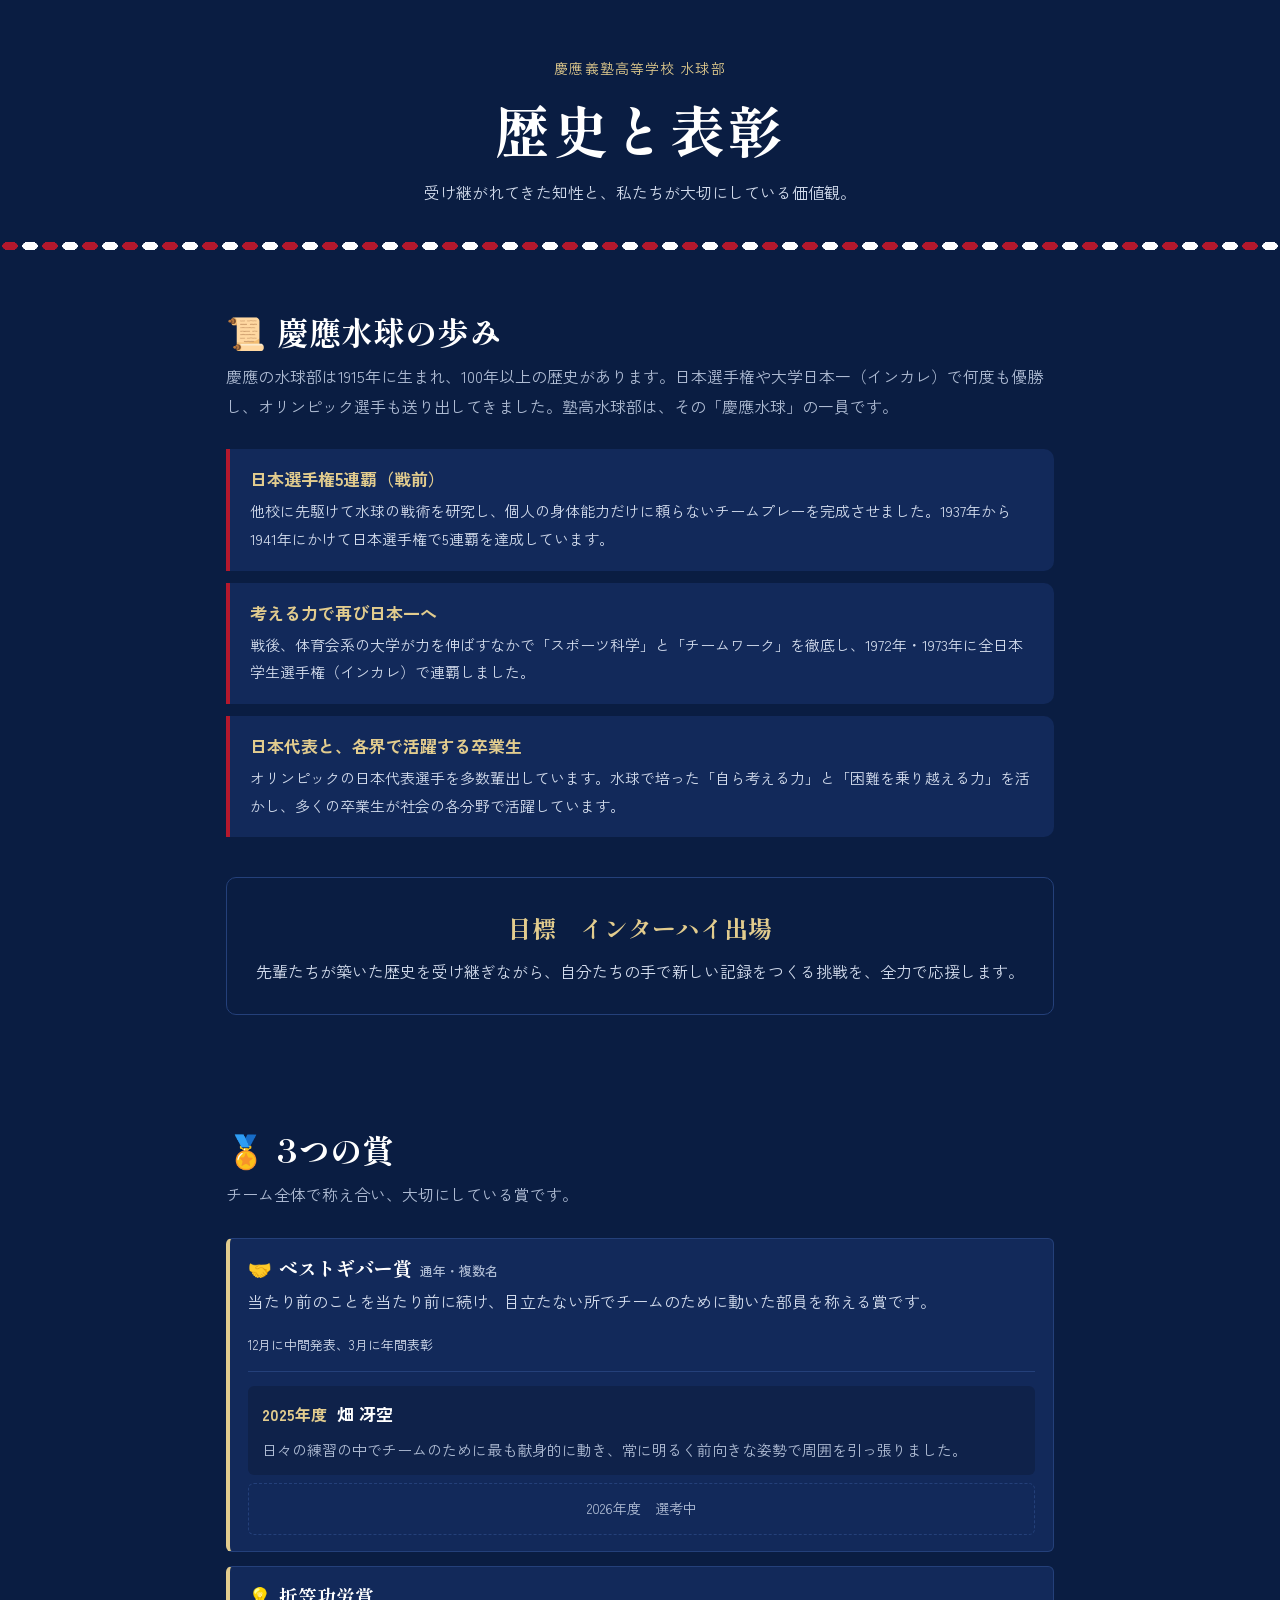
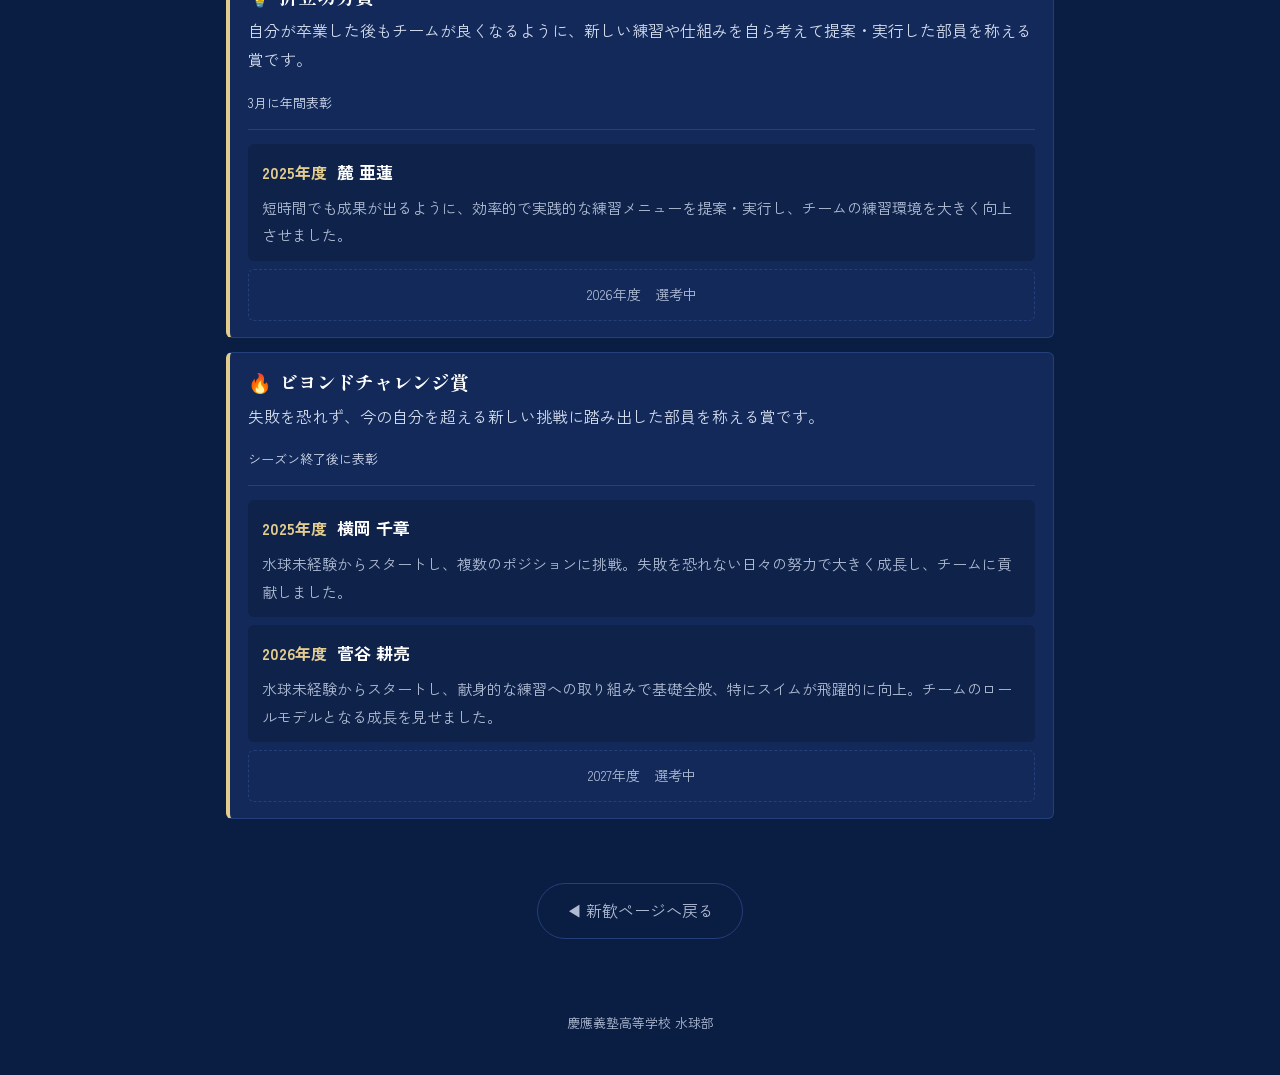
<file: welcome/award.html>
<!doctype html>
<html lang="ja">
<head>
  <meta charset="utf-8">
  <meta name="viewport" content="width=device-width, initial-scale=1">
  <meta name="theme-color" content="#0A1D42">
  <title>歴史と表彰｜慶應義塾高等学校 水球部</title>
  <meta name="description" content="1915年創部の慶應水球の歩みと、部員同士で称え合う3つの賞の歴代受賞者。">
  <meta property="og:type" content="website">
  <meta property="og:title" content="歴史と表彰｜慶應義塾高等学校 水球部">
  <meta property="og:description" content="1915年創部の慶應水球の歩みと、部員同士で称え合う3つの賞。">
  <link rel="preconnect" href="https://fonts.googleapis.com">
  <link rel="preconnect" href="https://fonts.gstatic.com" crossorigin>
  <link rel="stylesheet" href="https://fonts.googleapis.com/css2?family=Shippori+Mincho+B1:wght@600;800&family=Zen+Kaku+Gothic+New:wght@400;500;700&display=swap">
  <link rel="stylesheet" href="/assets/site.css">
  <script src="/assets/canon.js" defer></script>
  <script src="/assets/app.js" defer></script>
</head>
<body class="theme-landing">

<!-- 歴史と表彰。歴史・賞の定義・受賞者はすべて assets/canon.js から差し込まれます。
     受賞者を追加するときは canon.js の awards → winners に1行足し、next の年度を進めてください。 -->

<header class="landing-hero">
  <p class="club" data-c="club.name">慶應義塾高等学校 水球部</p>
  <h1>歴史と表彰</h1>
  <p class="lead">受け継がれてきた知性と、私たちが大切にしている価値観。</p>
</header>
<div class="lane-rope" aria-hidden="true"></div>

<main>
  <section class="l-section">
    <h2><span class="em" aria-hidden="true">📜</span>慶應水球の歩み</h2>
    <div class="l-desc" data-render="about" data-v="plain"></div>
    <div data-render="milestones"></div>
    <div class="target">
      <strong>目標　<span data-c="club.target"></span></strong>
      <p>先輩たちが築いた歴史を受け継ぎながら、自分たちの手で新しい記録をつくる挑戦を、全力で応援します。</p>
    </div>
  </section>

  <section class="l-section">
    <h2><span class="em" aria-hidden="true">🏅</span>3つの賞</h2>
    <p class="l-desc">チーム全体で称え合い、大切にしている賞です。</p>
    <div data-render="awards" data-v="plain" data-winners></div>
  </section>
</main>

<div class="back"><a href="/welcome/">◀ 新歓ページへ戻る</a></div>
<footer class="landing-foot"><p data-c="club.name">慶應義塾高等学校 水球部</p></footer>
</body>
</html>
</file>
<file: assets/site.css>
/* ==========================================================================
   慶應水球部 共通デザイン（site.css）
   色・文字・余白はすべて :root のトークンで管理しています。
   色を変えたいときは、トークンの値だけを変えてください。
   ========================================================================== */

:root {
  /* 慶應の紺・赤・金をベースに、プールの水色を面に使う */
  --brand: #0F2A5C;       /* 背景用の紺（ダークモードでも変えない） */
  --navy: #0F2A5C;        /* 文字・線用の紺 */
  --navy-deep: #0A1D42;
  --red: #B4182D;
  --gold: #8F7130;        /* 白地の文字用（コントラスト確保） */
  --gold-soft: #E2CC8E;   /* 紺地の文字用 */
  --paper: #F4F6F9;
  --surface: #FFFFFF;
  --pool: #E7EFF7;
  --ink: #18202E;
  --muted: #586274;
  --line: #D8DFE8;
  --focus: #2F6FE0;

  --f-body: 'Zen Kaku Gothic New', 'Hiragino Sans', 'Noto Sans JP', sans-serif;
  --f-display: 'Shippori Mincho B1', 'Hiragino Mincho ProN', 'Yu Mincho', serif;

  --measure: 40rem;
  --gutter: 16px;
  --radius-s: 6px;
  --radius-m: 10px;
}

@media (prefers-color-scheme: dark) {
  :root:not([data-theme="light"]) .theme-doc {
    --paper: #0C1424;
    --surface: #131D31;
    --pool: #18253D;
    --ink: #E6EAF1;
    --muted: #A2ACBD;
    --line: #26334D;
    --gold: #D7BD7A;
    --red: #E2475B;
    --navy: #9DB8EA;
  }
}

/* ---------- ベース ---------- */
*, *::before, *::after { box-sizing: border-box; }
html { -webkit-text-size-adjust: 100%; scroll-padding-top: 64px; }
body {
  margin: 0;
  font-family: var(--f-body);
  font-size: 16px;
  line-height: 1.85;
  color: var(--ink);
  background: var(--paper);
  font-feature-settings: "palt" 0;
  -webkit-font-smoothing: antialiased;
}
img { max-width: 100%; height: auto; display: block; }
a { color: inherit; text-underline-offset: 3px; }
:focus-visible { outline: 3px solid var(--focus); outline-offset: 2px; border-radius: 4px; }
h1, h2, h3 { line-height: 1.4; margin: 0; font-weight: 700; }
p { margin: 0 0 1em; }
p:last-child { margin-bottom: 0; }
small { font-size: .8125rem; }
.small { font-size: .875rem; color: var(--muted); }
.visually-hidden { position: absolute !important; width: 1px; height: 1px; overflow: hidden; clip: rect(0 0 0 0); white-space: nowrap; }

/* ---------- コースロープ（この部だけのモチーフ） ---------- */
.lane-rope {
  height: 14px;
  background-color: var(--navy-deep);
  background-image:
    radial-gradient(ellipse 8px 4.5px at 10px 7px, var(--red) 96%, transparent 100%),
    radial-gradient(ellipse 8px 4.5px at 30px 7px, #FFFFFF 96%, transparent 100%);
  background-size: 40px 14px;
  background-repeat: repeat-x;
}

/* ==========================================================================
   内部向けガイド（学生・保護者・指導者）
   ========================================================================== */
.theme-doc { background: var(--paper); color: var(--ink); }

.doc-header {
  background: var(--brand);
  color: #fff;
  padding: 40px var(--gutter) 28px;
}
.doc-header-inner { max-width: var(--measure); margin: 0 auto; }
.doc-club {
  font-size: .8125rem;
  color: var(--gold-soft);
  letter-spacing: .08em;
  margin: 0 0 10px;
}
.doc-title {
  font-family: var(--f-display);
  font-weight: 800;
  font-size: clamp(1.75rem, 6.4vw, 2.375rem);
  line-height: 1.3;
  letter-spacing: .02em;
}
.doc-lead { margin: 12px 0 0; font-size: .9375rem; color: #D4DCEA; }
.doc-meta { margin-top: 18px; font-size: .75rem; color: #9FB0CC; }

/* タブ（横スクロール・上部固定） */
.tabs-wrap {
  position: sticky; top: 0; z-index: 20;
  background: var(--surface);
  border-bottom: 1px solid var(--line);
}
.tabs {
  display: flex; gap: 4px;
  max-width: calc(var(--measure) + 2 * var(--gutter));
  margin: 0 auto;
  padding: 0 var(--gutter);
  overflow-x: auto;
  scrollbar-width: none;
  -webkit-overflow-scrolling: touch;
}
.tabs::-webkit-scrollbar { display: none; }
.tabs [role="tab"] {
  flex: 0 0 auto;
  appearance: none; border: 0; background: none;
  font: inherit; font-size: .9375rem; font-weight: 500;
  color: var(--muted);
  padding: 14px 10px 12px;
  border-bottom: 3px solid transparent;
  cursor: pointer;
  white-space: nowrap;
}
.tabs [role="tab"][aria-selected="true"] { color: var(--ink); font-weight: 700; border-bottom-color: var(--red); }
.tabs [role="tab"]:hover { color: var(--ink); }

/* 本文 */
.doc-main { max-width: calc(var(--measure) + 2 * var(--gutter)); margin: 0 auto; padding: 8px var(--gutter) 72px; }
.panel { padding-top: 28px; }
.panel > section + section { margin-top: 48px; }
.panel h2 {
  font-family: var(--f-display);
  font-weight: 800;
  font-size: 1.5rem;
  color: var(--navy);
  margin-bottom: 16px;
  padding-bottom: 10px;
  border-bottom: 1px solid var(--line);
}
.panel h3 { font-size: 1.0625rem; margin: 28px 0 8px; }
.panel h2 + h3, .panel h2 + * > h3:first-child { margin-top: 0; }
.panel h3 small, .panel h3 em { font-weight: 500; font-style: normal; color: var(--muted); font-size: .8125rem; margin-left: 8px; }

.bullets { margin: 0 0 1em; padding-left: 1.25em; }
.bullets li { margin: .25em 0; }
.bullets li::marker { color: var(--red); }

/* ビジョン（紺の帯） */
.vision {
  background: var(--navy-deep);
  color: #fff;
  border-radius: var(--radius-m);
  padding: 28px 22px;
  margin: 0 0 24px;
}
.vision-label { font-size: .8125rem; color: var(--gold-soft); margin: 0 0 8px; }
.vision-text {
  font-family: var(--f-display);
  font-weight: 800;
  font-size: clamp(1.375rem, 5.6vw, 1.875rem);
  line-height: 1.45;
  letter-spacing: .04em;
  margin: 0;
}
.vision-sub { margin: 10px 0 0; color: #C9D3E6; font-size: .9375rem; }

/* 注記ボックス */
.note {
  background: var(--pool);
  border-left: 3px solid var(--navy);
  border-radius: 0 var(--radius-s) var(--radius-s) 0;
  padding: 16px 18px;
  margin: 24px 0;
}
.note h3 { margin: 0 0 6px !important; font-size: 1rem; }
.note-eval { border-left-color: var(--gold); }

/* 線引き */
.line-box {
  border: 1px solid var(--line);
  border-top: 3px solid var(--red);
  background: var(--surface);
  border-radius: var(--radius-s);
  padding: 18px;
  margin: 20px 0;
}
.line-box h3 { margin-top: 0 !important; }
.line-criterion { background: var(--pool); padding: 10px 12px; border-radius: var(--radius-s); }
.line-criterion span { display: inline-block; font-weight: 700; color: var(--red); margin-right: 8px; }
.line-steps { list-style: none; margin: 16px 0; padding: 0; counter-reset: none; }
.line-steps li { position: relative; padding: 0 0 14px 18px; border-left: 2px solid var(--line); margin-left: 6px; }
.line-steps li:last-child { padding-bottom: 0; border-left-color: transparent; }
.line-steps li::before { content: ''; position: absolute; left: -7px; top: 6px; width: 12px; height: 12px; border-radius: 50%; background: var(--surface); border: 2px solid var(--red); }
.line-step-n { font-size: .8125rem; color: var(--muted); margin-right: 8px; }
.line-steps p { margin: 4px 0 0; }
.line-purpose { font-size: .9375rem; color: var(--muted); }

/* 心構え */
.attitude { padding: 20px 0; border-bottom: 1px solid var(--line); }
.attitude:first-child { padding-top: 0; }
.attitude h3 { display: flex; align-items: center; gap: 12px; margin: 0 0 10px !important; font-family: var(--f-display); font-size: 1.25rem; font-weight: 800; }
.attitude-num {
  flex: 0 0 auto;
  width: 32px; height: 32px; border-radius: 50%;
  display: inline-grid; place-items: center;
  background: var(--brand); color: #fff;
  font-family: var(--f-body); font-size: .9375rem;
}
.pair { display: grid; gap: 10px; margin: 12px 0 0; }
.pair div { background: var(--pool); border-radius: var(--radius-s); padding: 10px 12px; }
.pair dt { font-size: .8125rem; font-weight: 700; color: var(--muted); }
.pair dd { margin: 2px 0 0; font-size: .9375rem; }
@media (min-width: 560px) { .pair { grid-template-columns: 1fr 1fr; } }

/* 3つのツール */
.tools3 { list-style: none; margin: 0; padding: 0; display: grid; gap: 2px; }
.tools3 li { display: grid; grid-template-columns: 40px 1fr; gap: 12px; padding: 14px 0; border-bottom: 1px solid var(--line); }
.tools3 i { font-size: 1.375rem; color: var(--red); padding-top: 4px; text-align: center; }
.tools3 h3 { margin: 0 0 2px !important; }
.tools3 p { margin: 0; color: var(--ink); }

/* 役割（定義リスト） */
.roles { margin: 0; }
.role { display: grid; grid-template-columns: 7.5em 1fr; gap: 12px; padding: 12px 0; border-bottom: 1px solid var(--line); }
.role dt { font-weight: 700; }
.role dd { margin: 0; }
.role .term { display: block; font-weight: 500; font-size: .8125rem; color: var(--muted); }
.role-director { border-bottom: 0; }
.role-director dt { color: var(--navy); }

/* 逆ピラミッド */
.layers { list-style: none; margin: 0; padding: 0; display: grid; gap: 8px; }
.layers li { background: var(--surface); border: 1px solid var(--line); border-radius: var(--radius-s); padding: 14px 16px; }
.layers li:nth-child(1) { margin: 0; }
.layers li:nth-child(2) { margin: 0 5%; }
.layers li:nth-child(3) { margin: 0 10%; background: var(--navy-deep); color: #fff; border-color: var(--navy-deep); }
.layer-label { display: block; font-size: .8125rem; color: var(--muted); }
.layers li:nth-child(3) .layer-label { color: var(--gold-soft); }
.layers p { margin: 4px 0 0; font-size: .9375rem; }

/* チーム */
.teams { display: grid; gap: 12px; margin-bottom: 12px; }
@media (min-width: 560px) { .teams { grid-template-columns: 1fr 1fr; } }
.team { background: var(--surface); border: 1px solid var(--line); border-radius: var(--radius-s); padding: 16px; }
.team h3 { margin: 0 0 6px !important; }
.bench { font-size: .9375rem; color: var(--muted); }
.bench strong { display: block; color: var(--ink); }
.chips { list-style: none; margin: 8px 0 0; padding: 0; display: flex; flex-wrap: wrap; gap: 6px; }
.chips li { font-size: .8125rem; padding: 2px 10px; border: 1px solid var(--line); border-radius: 999px; background: var(--paper); }

/* 表彰 */
.awards { display: grid; gap: 14px; }
.award { background: var(--surface); border: 1px solid var(--line); border-left: 4px solid var(--gold); border-radius: var(--radius-s); padding: 16px 18px; }
.award h3 { margin: 0 0 6px !important; font-family: var(--f-display); font-size: 1.1875rem; font-weight: 800; }
.award-timing { font-size: .8125rem; color: var(--muted); margin-top: 6px; }

/* シーズン */
.seasons { list-style: none; margin: 0; padding: 0; }
.seasons li { padding: 14px 0 14px 18px; border-left: 3px solid var(--line); position: relative; }
.seasons li::before { content: ''; position: absolute; left: -8px; top: 20px; width: 13px; height: 13px; border-radius: 50%; background: var(--red); }
.seasons li:nth-child(2)::before { background: var(--gold); }
.seasons li:nth-child(3)::before { background: var(--brand); box-shadow: 0 0 0 2px var(--paper), 0 0 0 3px var(--line); }
.season-head { display: flex; flex-wrap: wrap; align-items: baseline; gap: 4px 12px; margin-bottom: 4px; }
.season-head strong { font-size: 1.0625rem; }
.season-head span { font-weight: 700; color: var(--red); }
.season-head em { font-style: normal; font-size: .8125rem; color: var(--muted); }
.seasons p { margin: 0; }

/* 番号付きステップ（順序があるものだけ） */
.steps { list-style: none; margin: 0 0 16px; padding: 0; counter-reset: s; }
.steps > li { counter-increment: s; position: relative; padding: 0 0 18px 44px; }
.steps > li::before {
  content: counter(s);
  position: absolute; left: 0; top: 0;
  width: 30px; height: 30px; border-radius: 50%;
  display: grid; place-items: center;
  background: var(--brand); color: #fff; font-weight: 700; font-size: .875rem;
}
.steps > li h3 { margin: 2px 0 4px !important; }

/* 緊急連絡先 */
.hotlines { list-style: none; margin: 0 0 24px; padding: 0; display: grid; gap: 8px; }
.hotlines li { display: grid; grid-template-columns: 1fr auto; gap: 0 12px; align-items: center; background: var(--surface); border: 1px solid var(--line); border-radius: var(--radius-s); padding: 12px 14px; }
.hot-label { grid-column: 1 / -1; font-size: .8125rem; color: var(--muted); }
.hot-num { text-align: right; }
.hot-num a { font-size: 1.125rem; font-weight: 700; text-decoration: none; color: var(--navy); white-space: nowrap; }
.hot-num small { display: block; color: var(--muted); }
.hot-primary { background: var(--red) !important; border-color: var(--red) !important; color: #fff; }
.hot-primary .hot-label { color: #FFD9DE; }
.hot-primary .hot-num a { color: #fff; font-size: 1.75rem; }

/* 連絡ツール */
.comms { display: grid; gap: 12px; }
.comm { background: var(--surface); border: 1px solid var(--line); border-radius: var(--radius-s); padding: 16px 18px; }
.comm h3 { display: flex; align-items: center; gap: 8px; margin: 0 0 6px !important; }
.comm h3 i { font-size: 1.25rem; color: var(--navy); }
.comm-to { font-size: .8125rem; font-weight: 700; color: var(--muted); margin: 10px 0 2px; }
.comm .bullets { margin-bottom: 0; }

/* 戦術 */
.tsteps { list-style: none; display: grid; grid-template-columns: 1fr 1fr; gap: 10px; margin: 16px 0 8px; padding: 0; }
.tsteps li { background: var(--surface); border: 1px solid var(--line); border-radius: var(--radius-s); padding: 12px 14px; position: relative; }
.tsteps li + li::before { content: ''; position: absolute; left: -10px; top: 50%; width: 10px; height: 2px; background: var(--red); }
.tsteps span { display: block; font-size: .8125rem; color: var(--muted); }

/* ボタン */
.btn {
  display: inline-flex; align-items: center; justify-content: center; gap: 8px;
  min-height: 44px; padding: 10px 18px;
  background: var(--navy-deep); color: #fff; text-decoration: none;
  border-radius: var(--radius-s); font-weight: 700; font-size: .9375rem;
}
.theme-doc .btn:hover { background: var(--red); }

/* 表 */
.table-wrap { overflow-x: auto; margin: 16px 0; }
table { width: 100%; border-collapse: collapse; font-size: .9375rem; }
th, td { padding: 10px 8px; border-bottom: 1px solid var(--line); text-align: left; vertical-align: top; }
thead th { font-size: .8125rem; color: var(--muted); font-weight: 700; border-bottom: 2px solid var(--navy); }
td.c, th.c { text-align: center; }
.yes { color: var(--navy); font-weight: 700; }
.no { color: var(--muted); }

/* 部則（開閉） */
details.rule { border: 1px solid var(--line); border-radius: var(--radius-s); background: var(--surface); margin-bottom: 8px; }
details.rule summary {
  list-style: none; cursor: pointer;
  display: flex; justify-content: space-between; align-items: center; gap: 12px;
  padding: 14px 16px; font-weight: 700;
}
details.rule summary::-webkit-details-marker { display: none; }
details.rule summary::after { content: ''; width: 9px; height: 9px; border-right: 2px solid var(--muted); border-bottom: 2px solid var(--muted); transform: rotate(45deg); transition: transform .2s; flex: 0 0 auto; margin-top: -4px; }
details.rule[open] summary::after { transform: rotate(-135deg); margin-top: 4px; }
details.rule .rule-body { padding: 0 16px 16px; }
details.rule h4 { font-size: .9375rem; margin: 14px 0 4px; color: var(--navy); }

/* ロードマップ（指導者向け） */
.roadmap { list-style: none; margin: 0; padding: 0; }
.month { border-top: 1px solid var(--line); padding: 16px 0; }
.month-head { display: flex; align-items: baseline; gap: 12px; margin-bottom: 8px; }
.month-head b { font-family: var(--f-display); font-size: 1.25rem; color: var(--red); min-width: 3.2em; }
.month-head span { font-weight: 700; }
.grades { display: grid; gap: 6px; margin: 0; }
.grades div { display: grid; grid-template-columns: 3.5em 1fr; gap: 8px; font-size: .9375rem; }
.grades dt { font-weight: 700; color: var(--muted); }
.grades dd { margin: 0; }
.season-band { margin: 28px 0 4px; padding: 14px 16px; border-radius: var(--radius-s); background: var(--pool); }
.season-band strong { font-size: 1.0625rem; }
.season-band span { margin-left: 10px; font-weight: 700; color: var(--red); }
.season-band p { margin: 6px 0 0; font-size: .9375rem; }

/* 成長曲線 */
.growth { background: var(--surface); border: 1px solid var(--line); border-radius: var(--radius-s); padding: 12px; margin: 16px 0; }
.growth svg { width: 100%; height: auto; display: block; }
.growth-legend { list-style: none; display: grid; gap: 6px; margin: 12px 0 0; padding: 0; font-size: .9375rem; }
.growth-legend b { color: var(--navy); margin-right: 6px; }

/* フロー（指導者向け運用） */
.flow { list-style: none; margin: 0 0 16px; padding: 0; counter-reset: f; }
.flow li { counter-increment: f; display: grid; grid-template-columns: 30px 1fr; gap: 10px; padding: 10px 0; border-bottom: 1px dashed var(--line); }
.flow li::before { content: counter(f); width: 26px; height: 26px; border-radius: 50%; display: grid; place-items: center; background: var(--pool); color: var(--navy); font-weight: 700; font-size: .8125rem; }
.flow strong { display: block; }

/* プロフィール */
.profile { margin: 16px 0 0; }
.profile summary { cursor: pointer; font-weight: 700; color: var(--navy); }
.profile dl { margin: 10px 0 0; }
.profile dt { font-weight: 700; font-size: .875rem; color: var(--muted); margin-top: 10px; }
.profile dd { margin: 0; }

.doc-footer { border-top: 1px solid var(--line); padding: 24px var(--gutter) 48px; text-align: center; font-size: .8125rem; color: var(--muted); }

@media (min-width: 900px) {
  .doc-header { padding-top: 64px; padding-bottom: 40px; }
}

/* ==========================================================================
   外向け（新歓・表彰）
   ========================================================================== */
.theme-landing {
  --paper: #0A1D42;
  --surface: #12295A;
  --ink: #FFFFFF;
  --muted: #AEBBD3;
  --line: #24407A;
  background: var(--paper);
  color: var(--ink);
}
.landing-hero { padding: 56px var(--gutter) 32px; text-align: center; }
.landing-hero .club { font-size: .875rem; color: var(--gold-soft); margin: 0 0 12px; letter-spacing: .08em; }
.landing-hero h1 {
  font-family: var(--f-display);
  font-weight: 800;
  font-size: clamp(2rem, 9vw, 3.5rem);
  line-height: 1.25;
  letter-spacing: .04em;
}
.landing-hero .lead { margin: 14px auto 0; max-width: 32rem; color: #D2DBEC; }
.video { max-width: 860px; margin: 28px auto 0; aspect-ratio: 16 / 9; border-radius: var(--radius-m); overflow: hidden; background: #000; }
.video iframe { width: 100%; height: 100%; border: 0; display: block; }

.l-section { max-width: 860px; margin: 0 auto; padding: 56px var(--gutter); }
.l-section > h2 {
  font-family: var(--f-display);
  font-weight: 800;
  font-size: clamp(1.5rem, 6vw, 2rem);
  margin-bottom: 8px;
}
.l-section > .l-desc { color: var(--muted); margin-bottom: 28px; }
.l-grid { display: grid; gap: 12px; grid-template-columns: repeat(auto-fit, minmax(220px, 1fr)); }
.l-card { background: var(--surface); border-radius: var(--radius-m); padding: 20px; }
.l-card h3 { font-size: 1.0625rem; margin: 0 0 6px; color: #fff; }
.l-card i { font-size: 1.5rem; color: var(--gold-soft); margin-bottom: 12px; display: block; }
.l-card p { margin: 0; color: #D2DBEC; font-size: .9375rem; }
.l-card img { margin-top: 14px; border-radius: var(--radius-s); }

.slogan { border-left: 4px solid var(--red); padding: 6px 0 6px 18px; margin: 0 0 28px; }
.slogan p:first-child { font-family: var(--f-display); font-weight: 800; font-size: 1.375rem; line-height: 1.5; margin-bottom: 6px; }
.slogan p + p { color: var(--muted); }

.light-band { background: var(--pool, #E7EFF7); color: #18202E; border-radius: var(--radius-m); }
.theme-landing .light-band { --pool: #E7EFF7; }
.light-band > h2 { color: #0F2A5C; }
.light-band > .l-desc { color: #586274; }
.light-band img { margin: 0 auto; max-width: 500px; width: 100%; }

.times { list-style: none; margin: 0; padding: 0; display: grid; gap: 10px; grid-template-columns: repeat(auto-fit, minmax(200px, 1fr)); }
.times li { background: var(--surface); border-radius: var(--radius-m); padding: 16px 18px; }
.times span { display: block; font-size: .875rem; color: var(--gold-soft); }
.times strong { display: block; font-size: 1.1875rem; }
.times small { display: block; color: var(--muted); margin-top: 2px; }

.theme-landing .seasons li { border-left-color: var(--line); }
.theme-landing .season-head span { color: var(--gold-soft); }
.theme-landing .seasons li:nth-child(3)::before { background: #fff; }
.season-events { margin: 10px 0 0; padding: 12px 16px; background: var(--surface); border-radius: var(--radius-s); }
.season-events ul { margin: 0; padding-left: 1.2em; }
.season-events li { border: 0 !important; padding: 2px 0 !important; }
.season-events li::before { display: none; }
.season-events small { color: var(--muted); }

.join-steps { list-style: none; margin: 0; padding: 0; counter-reset: j; display: grid; gap: 10px; }
.join-steps li { counter-increment: j; display: grid; grid-template-columns: 40px 1fr; gap: 12px; align-items: start; background: var(--surface); border-radius: var(--radius-m); padding: 14px 16px; }
.join-steps li::before { content: counter(j); width: 34px; height: 34px; border-radius: 50%; display: grid; place-items: center; background: var(--red); color: #fff; font-weight: 700; }
.join-steps small { display: block; color: var(--muted); }
.meet { margin-top: 24px; background: var(--red); border-radius: var(--radius-m); padding: 24px 20px; text-align: center; }
.meet p { margin: 0; }
.meet .meet-time { font-family: var(--f-display); font-weight: 800; font-size: 2rem; line-height: 1.3; margin: 6px 0; }

.cta { text-align: center; padding: 24px var(--gutter) 72px; }
.cta .btn-primary { display: inline-flex; align-items: center; gap: 10px; min-height: 52px; padding: 12px 32px; border-radius: 999px; background: #fff; color: var(--navy-deep); font-weight: 700; text-decoration: none; font-size: 1.0625rem; }
.cta .btn-primary:hover { background: var(--gold-soft); }
.cta .more { display: inline-block; margin-top: 28px; color: var(--muted); font-size: .9375rem; }
.cta .more:hover { color: #fff; }

.milestones { list-style: none; margin: 0; padding: 0; display: grid; gap: 12px; }
.milestones li { background: var(--surface); border-left: 4px solid var(--red); border-radius: 0 var(--radius-m) var(--radius-m) 0; padding: 18px 20px; }
.milestones h3 { color: var(--gold-soft); margin: 0 0 6px; font-size: 1.0625rem; }
.milestones p { margin: 0; color: #D2DBEC; font-size: .9375rem; }
.theme-doc .milestones li { border-left-color: var(--red); }
.theme-doc .milestones h3 { color: var(--navy); }
.theme-doc .milestones p { color: var(--ink); }

.target { margin: 40px 0 0; text-align: center; padding: 28px 20px; border: 1px solid var(--line); border-radius: var(--radius-m); }
.target strong { display: block; font-family: var(--f-display); font-size: 1.5rem; color: var(--gold-soft); margin-bottom: 6px; }
.target p { margin: 0; color: #D2DBEC; }

.theme-landing .award { background: var(--surface); border-color: var(--line); border-left-color: var(--gold-soft); }
.theme-landing .award h3 { color: #fff; }
.theme-landing .award > p { color: #D2DBEC; }
.winners { list-style: none; margin: 14px 0 0; padding: 14px 0 0; border-top: 1px solid var(--line); display: grid; gap: 8px; }
.winners li { background: rgba(0, 0, 0, .18); border-radius: var(--radius-s); padding: 12px 14px; }
.w-year { color: var(--gold-soft); font-weight: 700; margin-right: 10px; }
.w-name { font-weight: 700; font-size: 1.0625rem; }
.winners p { margin: 6px 0 0; font-size: .9375rem; color: var(--muted); }
.w-next { text-align: center; color: var(--muted); border: 1px dashed var(--line); background: transparent !important; font-size: .875rem; }

.back { text-align: center; padding: 8px var(--gutter) 72px; }
.back a { display: inline-block; padding: 12px 28px; border: 1px solid var(--line); border-radius: 999px; text-decoration: none; color: var(--muted); }
.back a:hover { color: #fff; border-color: #fff; }
.landing-foot { text-align: center; color: var(--muted); font-size: .8125rem; padding: 0 var(--gutter) 40px; }

/* ---------- 動きの配慮・印刷 ---------- */
@media (prefers-reduced-motion: reduce) {
  *, *::before, *::after { transition: none !important; animation: none !important; scroll-behavior: auto !important; }
}
@media print {
  .tabs-wrap, .lane-rope { display: none; }
  .panel[hidden] { display: block !important; }
  .panel { page-break-before: always; }
  .doc-header { background: none; color: #000; }
  details.rule { break-inside: avoid; }
  details.rule .rule-body { display: block; }
}

/* ---------- 仕上げ ---------- */
.vision-text, .doc-title, .landing-hero h1, .slogan p:first-child, .meet-time { text-wrap: balance; }
.award h3 small { margin-left: 8px; font-family: var(--f-body); font-weight: 500; font-size: .8125rem; color: var(--muted); }

/* 部則 */
.rulebook { display: grid; gap: 12px; }
.rule-sec { background: var(--surface); border: 1px solid var(--line); border-radius: var(--radius-s); padding: 16px 18px; }
.rule-sec > h3 { display: flex; align-items: center; gap: 10px; margin: 0 0 8px !important; font-size: 1.125rem; }
.rule-sec > h3 span { width: 26px; height: 26px; border-radius: 50%; display: inline-grid; place-items: center; background: var(--brand); color: #fff; font-size: .8125rem; }
.rule-sec .bullets { margin-bottom: 0; }
.rule-sec .flow { margin: 12px 0 0; padding-top: 4px; border-top: 1px solid var(--line); }
.rule-sec .flow li { border-bottom: 0; }

/* ---------- 絵文字と追加部品（2026/10 改訂） ---------- */
.em { margin-right: .35em; font-style: normal; }
.tools3 li { grid-template-columns: 44px 1fr; }
.tool-em { font-size: 1.75rem; line-height: 1; padding-top: 4px; text-align: center; }

/* 総監督はハイライトしない */
.role-director dt { color: inherit; }
.layers li:nth-child(3) { background: var(--surface); color: inherit; border-color: var(--line); }
.layers li:nth-child(3) .layer-label { color: var(--muted); }

/* RED / BLUE */
.team { border-top: 4px solid var(--line); }
.team-red { border-top-color: #C8102E; }
.team-blue { border-top-color: #1F5FBF; }

/* 日誌 */
.note-diary { border-left-color: var(--red); }

/* 連絡ツール：用件ごとの一覧 */
.comm-desc { color: var(--muted); font-size: .9375rem; margin-bottom: 8px; }
.comm-items { list-style: none; margin: 0; padding: 0; }
.comm-items li { padding: 10px 0; border-top: 1px dashed var(--line); display: flex; flex-wrap: wrap; gap: 2px 14px; }
.comm-items strong { flex: 1 0 100%; }
.comm-items span { font-size: .875rem; color: var(--muted); }
.comm-items b { font-weight: 700; color: var(--ink); margin-right: 6px; }
.comm h3 small { margin-left: auto !important; }

/* コンパクトな表（新歓の練習時間・1年間） */
.spec { margin: 0; border-top: 1px solid var(--line); }
.spec > div { display: grid; grid-template-columns: 7.5em 1fr; gap: 12px; padding: 12px 0; border-bottom: 1px solid var(--line); align-items: baseline; }
.spec dt { font-weight: 700; color: var(--gold-soft); }
.theme-doc .spec dt { color: var(--navy); }
.spec dd { margin: 0; }
.spec dd strong { display: block; }
.spec dd small { display: block; color: var(--muted); }
.spec dd ul { margin: 4px 0 0; padding-left: 1.1em; color: #D2DBEC; font-size: .9375rem; }
.spec dd ul li { margin: 2px 0; }
.spec dd ul small { display: inline; margin-left: 4px; }

/* 見出しの絵文字 */
.panel h2 .em, .l-section > h2 .em { font-family: var(--f-body); }
.level-5 dd strong { color: var(--red); margin-right: 4px; }
.spec dt small { display: block; font-weight: 500; color: var(--muted); font-size: .8125rem; }

/* 新歓：1年間の流れ（スマホで1列に読めるタイムライン） */
.year { list-style: none; margin: 0; padding: 0; display: grid; gap: 14px; }
.year-s { background: var(--surface); border-radius: var(--radius-m); padding: 18px 18px 14px; border-left: 5px solid var(--red); }
.year-2 { border-left-color: #4CAF7A; }
.year-3 { border-left-color: #8EC5FF; }
.year-head { display: flex; align-items: center; gap: 10px; flex-wrap: wrap; }
.year-em { font-size: 1.5rem; line-height: 1; }
.year-head strong { font-family: var(--f-display); font-weight: 800; font-size: 1.375rem; }
.year-months { margin-left: auto; font-size: .875rem; font-weight: 700; color: var(--gold-soft); background: rgba(255, 255, 255, .08); padding: 2px 10px; border-radius: 999px; }
.year-lead { margin: 8px 0 10px; color: #D2DBEC; }
.year-events { list-style: none; margin: 0; padding: 0; border-top: 1px solid var(--line); }
.year-events li { padding: 9px 0; border-bottom: 1px solid var(--line); }
.year-events li:last-child { border-bottom: 0; padding-bottom: 0; }
.year-events b { display: block; font-weight: 700; }
.year-events span { display: block; font-size: .8125rem; color: var(--muted); margin-top: 1px; }
</file>
